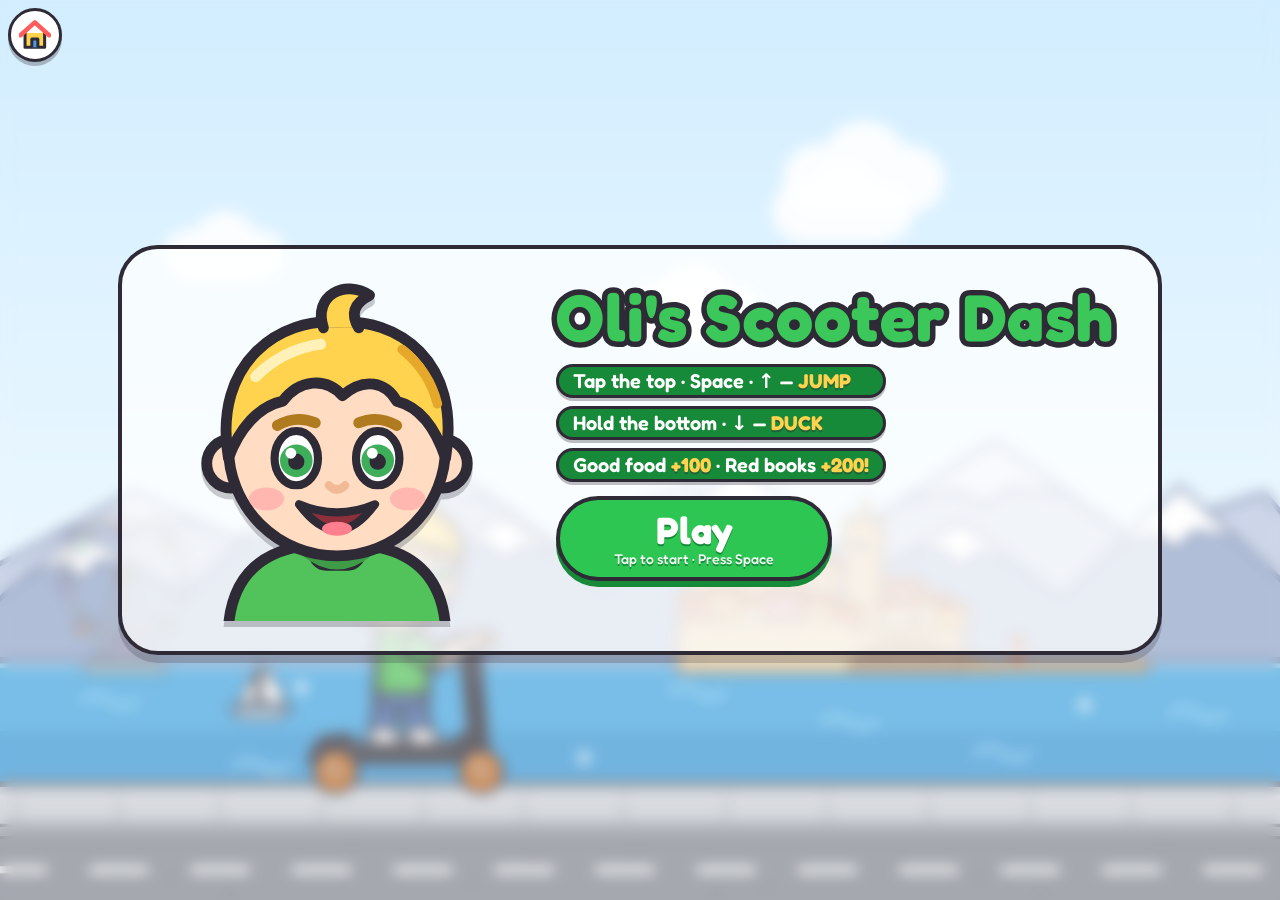
<file: jumpnduck/index.html>
<!doctype html>
<html lang="en">
<head>
<meta charset="utf-8">
<meta name="viewport" content="width=device-width, initial-scale=1, viewport-fit=cover, user-scalable=no">
<title>Oli's Scooter Dash</title>
<style>
  @font-face { font-family: 'Fredoka'; src: url('fonts/Fredoka.ttf') format('truetype'); font-weight: 300 700; font-display: swap; }
  :root {
    --ink: #2E2A36;
    --accent: #2DC653;
    --accent-dark: #178A3A;
    --sky: #BFE6FF;
    --safe-t: env(safe-area-inset-top, 0px);
    --safe-r: env(safe-area-inset-right, 0px);
    --safe-b: env(safe-area-inset-bottom, 0px);
    --safe-l: env(safe-area-inset-left, 0px);
  }
  * { box-sizing: border-box; -webkit-tap-highlight-color: transparent; }
  html, body {
    margin: 0; height: 100%; overflow: hidden; background: var(--sky);
    font-family: 'Fredoka', ui-rounded, 'Segoe UI', system-ui, sans-serif; color: var(--ink);
    touch-action: none; user-select: none; -webkit-user-select: none; -webkit-touch-callout: none;
  }
  #game { position: fixed; display: block; touch-action: none; }
  [hidden] { display: none !important; }

  /* ---------- HUD ---------- */
  #hud {
    position: fixed; top: calc(var(--safe-t) + 10px); left: calc(var(--safe-l) + 12px); right: calc(var(--safe-r) + 12px);
    display: flex; justify-content: space-between; align-items: flex-start; pointer-events: none;
    opacity: 0; transition: opacity .3s;
  }
  #hud.show { opacity: 1; }
  .pill {
    display: flex; align-items: center; gap: 10px; background: #fff; border: 4px solid var(--ink);
    border-radius: 999px; box-shadow: 0 4px 0 rgba(46,42,54,.25);
  }
  .pill.score { padding: 3px 18px 3px 3px; }
  #avatarSlot {
    width: clamp(36px, 12vh, 56px); height: clamp(36px, 12vh, 56px); border-radius: 50%; overflow: hidden;
    background: var(--sky); border: 3px solid var(--ink); flex: none;
  }
  #avatarSlot svg { width: 118%; height: 118%; margin: -9% 0 0 -9%; display: block; opacity: 0; }
  #avatarSlot.filled svg { opacity: 1; }
  #score { font-size: clamp(22px, 7vh, 32px); font-weight: 700; min-width: 3ch; font-variant-numeric: tabular-nums; display: inline-block; }
  #score.pop { animation: pop .3s; }
  @keyframes pop { 50% { transform: scale(1.3); color: var(--accent); } }
  .pill.best { padding: 6px 16px; font-size: clamp(16px, 5vh, 22px); font-weight: 600; }

  /* ---------- Splash ---------- */
  #splash {
    position: fixed; inset: 0; display: flex; align-items: center; justify-content: center; z-index: 10;
    padding: var(--safe-t) var(--safe-r) var(--safe-b) var(--safe-l);
    /* frosted: blur + light white wash over the running scene */
    background: rgba(255,255,255,.3);
    -webkit-backdrop-filter: blur(7px); backdrop-filter: blur(7px);
    transition: background .5s, backdrop-filter .5s, -webkit-backdrop-filter .5s;
  }
  #splash.leaving { background: transparent; -webkit-backdrop-filter: blur(0); backdrop-filter: blur(0); pointer-events: none; }
  /* white translucent card holding face + title + instructions */
  .splash-inner {
    display: flex; align-items: center; justify-content: center; gap: clamp(12px, 4vw, 48px); max-width: 96vw;
    background: rgba(255,255,255,.72); border: 4px solid var(--ink); border-radius: clamp(20px, 6vh, 40px);
    padding: clamp(10px, 3.5vh, 30px) clamp(16px, 4vw, 44px);
    box-shadow: 0 8px 0 rgba(46,42,54,.22);
    transition: background .35s, border-color .35s, box-shadow .35s;
  }
  /* while the face flies to the HUD, the card dissolves but the face stays visible */
  #splash.leaving .splash-inner { background: transparent; border-color: transparent; box-shadow: none; }
  #splashFace {
    width: min(38vh, 34vw); height: min(38vh, 34vw); flex: none; transition: transform .65s cubic-bezier(.65, 0, .35, 1);
    filter: drop-shadow(0 6px 0 rgba(46,42,54,.25)); z-index: 12; position: relative;
    animation: bobface 1.8s ease-in-out infinite;
  }
  #splash.leaving #splashFace { animation: none; filter: none; }
  #splashFace svg { width: 100%; height: 100%; display: block; }
  @keyframes bobface { 50% { transform: translateY(-6px) rotate(-3deg); } }
  .splash-text { display: flex; flex-direction: column; align-items: flex-start; gap: clamp(6px, 1.8vh, 14px); transition: opacity .35s; }
  #splash.leaving .splash-text { opacity: 0; }
  h1 {
    margin: 0; font-size: clamp(30px, 11vh, 66px); line-height: 1; font-weight: 700; color: #3CC75A; letter-spacing: 1px;
    /* bright fill + thick dark outline (drawn behind the fill), as in Whack-a-m-Oli: readable on the light card */
    -webkit-text-stroke: clamp(6px, 2vh, 11px) var(--ink); paint-order: stroke fill; text-shadow: 0 4px 0 rgba(46,42,54,.3);
  }
  .how { list-style: none; margin: 0; padding: 0; display: flex; flex-direction: column; gap: clamp(3px, 1vh, 8px); }
  /* solid dark-green pills so the instructions stand out on the white card */
  .how li {
    background: var(--accent-dark); color: #fff; border: 3px solid var(--ink); border-radius: 999px;
    padding: 2px 14px; font-size: clamp(13px, 4.2vh, 20px); font-weight: 600; white-space: nowrap;
    box-shadow: 0 3px 0 rgba(46,42,54,.3);
  }
  .how b { color: #FFD34E; text-shadow: 0 1.5px 0 rgba(46,42,54,.45); }
  #playBtn {
    font: inherit; font-weight: 700; color: #fff; background: var(--accent); border: 4px solid var(--ink);
    border-radius: 999px; padding: clamp(4px, 1.4vh, 10px) clamp(28px, 6vh, 56px); cursor: pointer;
    box-shadow: 0 6px 0 var(--accent-dark); display: flex; flex-direction: column; align-items: center; line-height: 1.1;
    animation: wob 1.4s ease-in-out infinite;
  }
  #playBtn b { font-size: clamp(22px, 8vh, 38px); font-weight: 700; }
  #playBtn small { font-size: clamp(11px, 3vh, 14px); font-weight: 500; opacity: .95; }
  /* white labels on bright green: a dark-green shadow keeps them readable */
  #playBtn, #againBtn { text-shadow: 0 2px 0 var(--accent-dark); }
  #playBtn:active { transform: translateY(4px); box-shadow: 0 2px 0 var(--accent-dark); animation: none; }
  #playBtn:disabled { opacity: .7; animation: none; cursor: default; }
  @keyframes wob { 50% { transform: scale(1.05); } }
  .best-line { display: flex; align-items: center; gap: 10px; min-height: 1.2em; font-weight: 600; font-size: clamp(13px, 4vh, 18px); }
  #splashBest { text-shadow: 0 0 4px #fff, 0 0 4px #fff; }
  #resetBest {
    font: inherit; font-size: clamp(11px, 3vh, 13px); background: rgba(255,255,255,.7); color: #5b5566; border: 2px solid var(--ink);
    border-radius: 999px; padding: 1px 10px; cursor: pointer;
  }

  /* ---------- Game over ---------- */
  #over {
    position: fixed; top: calc(var(--safe-t) + 5vh); left: 50%; z-index: 9; transform: translate(-50%, -30px) scale(.9); opacity: 0; pointer-events: none;
    background: #fff; border: 5px solid var(--ink); border-radius: 28px; box-shadow: 0 8px 0 rgba(46,42,54,.3);
    padding: clamp(8px, 2.4vh, 18px) clamp(24px, 6vw, 48px); text-align: center;
    display: flex; flex-direction: column; align-items: center; gap: clamp(2px, .8vh, 8px);
    transition: opacity .25s, transform .3s cubic-bezier(.2, 1.4, .4, 1);
  }
  #over.show { opacity: 1; transform: translate(-50%, 0) scale(1); pointer-events: auto; }
  #over h2 { margin: 0; font-size: clamp(24px, 8vh, 42px); color: var(--accent); line-height: 1.05; }
  #overScore { font-size: clamp(28px, 11vh, 56px); font-weight: 700; line-height: 1; }
  .over-line { font-size: clamp(13px, 4vh, 20px); font-weight: 600; color: #5b5566; }
  #overNew { color: var(--accent-dark); font-weight: 700; }
  #againBtn {
    font: inherit; font-weight: 700; font-size: clamp(18px, 6vh, 26px); color: #fff; background: var(--accent);
    border: 4px solid var(--ink); border-radius: 999px; padding: clamp(3px, 1vh, 8px) clamp(24px, 5vh, 44px);
    cursor: pointer; box-shadow: 0 5px 0 var(--accent-dark); margin-top: 4px;
  }
  #againBtn:active { transform: translateY(4px); box-shadow: 0 1px 0 var(--accent-dark); }

  /* ---------- Rotate notice ---------- */
  #rotate {
    position: fixed; inset: 0; z-index: 30; display: none; flex-direction: column; align-items: center; justify-content: center; gap: 28px;
    background: var(--sky); text-align: center; padding: 24px; font-size: 26px; font-weight: 700;
  }
  #rotate.show { display: flex; }
  .phone {
    width: 56px; height: 96px; border: 6px solid var(--ink); border-radius: 14px; background: #fff; position: relative;
    animation: turn 2.4s ease-in-out infinite;
  }
  .phone::after { content: ''; position: absolute; left: 50%; bottom: 6px; width: 14px; height: 14px; margin-left: -7px; border-radius: 50%; background: var(--accent); }
  @keyframes turn { 0%, 15% { transform: rotate(0); } 55%, 100% { transform: rotate(-90deg); } }

  /* ---------- Touch buttons ---------- */
  #touch { display: none; }
  @media (pointer: coarse) { body[data-phase="playing"] #touch { display: block; } }
  .tbtn {
    position: fixed; bottom: calc(var(--safe-b) + 12px); width: 18vh; height: 18vh; min-width: 64px; min-height: 64px; border-radius: 50%;
    background: rgba(255,255,255,.5); border: 4px solid var(--ink); color: var(--ink);
    font: 700 clamp(13px, 4vh, 20px) 'Fredoka', system-ui, sans-serif; display: flex; align-items: center; justify-content: center;
    touch-action: none; z-index: 8; padding: 0;
  }
  .tbtn:active { background: rgba(255,255,255,.85); transform: scale(.94); }
  #btnDuck { left: calc(var(--safe-l) + 14px); }
  #btnJump { right: calc(var(--safe-r) + 14px); }
  /* home button (splash only): back to the list of games */
  .home-btn {
    position: absolute; top: calc(var(--safe-t, 0px) + 8px); left: calc(var(--safe-l, 0px) + 8px); z-index: 2;
    width: clamp(40px, 11vh, 54px); height: clamp(40px, 11vh, 54px); border-radius: 50%;
    background: #fff; border: 3px solid #2E2A36; box-shadow: 0 4px 0 rgba(46,42,54,.3);
    display: flex; align-items: center; justify-content: center; -webkit-tap-highlight-color: transparent;
  }
  .home-btn:active { transform: translateY(2px); box-shadow: 0 2px 0 rgba(46,42,54,.3); }
  .home-btn:focus-visible { outline: 4px solid #2DC653; outline-offset: 2px; }
  .home-btn svg { width: 66%; height: 66%; display: block; }
  #splash.leaving .home-btn { opacity: 0; }
</style>
</head>
<body data-phase="loading">
<canvas id="game"></canvas>

<div id="hud">
  <div class="pill score"><div id="avatarSlot"></div><span id="score">0</span></div>
  <div class="pill best" id="hudBest" hidden>Best 0</div>
</div>

<div id="splash">
  <a class="home-btn" href="../index.html" aria-label="All games"><svg viewBox="1.5 2 21 19.5" aria-hidden="true"><path d="M5.5 10.5V20h13v-9.5" fill="#FFD34E" stroke="#2E2A36" stroke-width="2" stroke-linejoin="round"/><path d="M10 20v-5.5h4V20" fill="#4A9BE8" stroke="#2E2A36" stroke-width="2" stroke-linejoin="round"/><path d="M2.5 12 12 3.5l9.5 8.5" fill="none" stroke="#FF5C5C" stroke-width="3" stroke-linecap="round" stroke-linejoin="round"/></svg></a>
  <div class="splash-inner">
    <div id="splashFace"></div>
    <div class="splash-text">
      <h1>Oli's Scooter Dash</h1>
      <ul class="how">
        <li>Tap the top &middot; Space &middot; &uarr; &mdash; <b>JUMP</b></li>
        <li>Hold the bottom &middot; &darr; &mdash; <b>DUCK</b></li>
        <li>Good food <b>+100</b> &middot; Red books <b>+200!</b></li>
      </ul>
      <button id="playBtn" type="button" disabled><b>Loading&hellip;</b><small>Tap to start &middot; Press Space</small></button>
      <div class="best-line"><span id="splashBest"></span><button id="resetBest" type="button" hidden>Reset best score</button></div>
    </div>
  </div>
</div>

<div id="over">
  <h2>Oops!</h2>
  <div id="overScore">0</div>
  <div class="over-line"><span id="overBest">Best 0</span> <span id="overNew" hidden>&mdash; New best!</span></div>
  <button id="againBtn" type="button">Play again</button>
</div>

<div id="touch">
  <button class="tbtn" id="btnDuck" type="button" aria-label="Duck">DUCK</button>
  <button class="tbtn" id="btnJump" type="button" aria-label="Jump">JUMP</button>
</div>

<div id="rotate"><div class="phone"></div><div>Turn your phone sideways to play</div></div>

<script src="assets.js"></script>
<script src="game.js"></script>
</body>
</html>
</file>
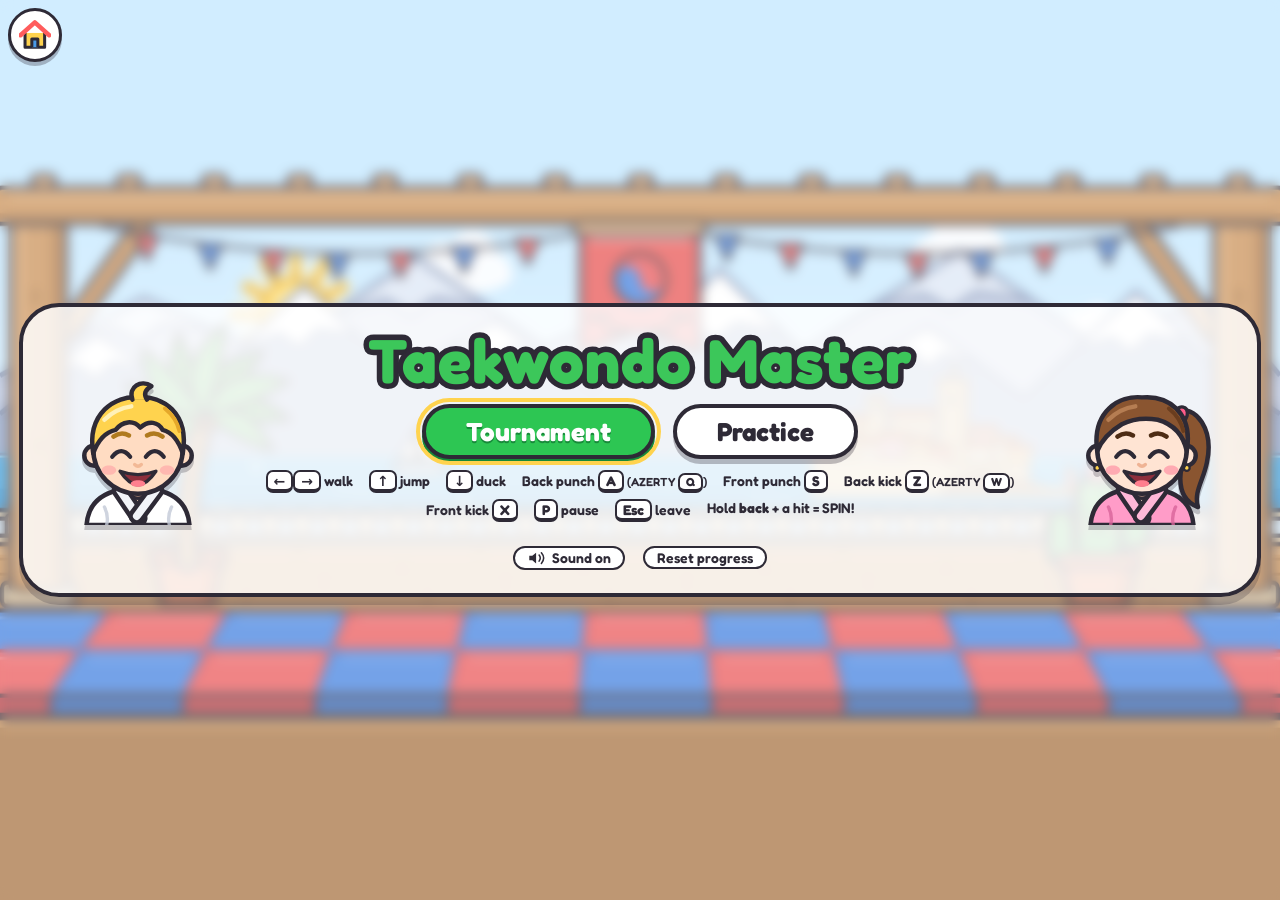
<file: taekwondo/index.html>
<!doctype html>
<html lang="en">
<head>
<meta charset="utf-8">
<meta name="viewport" content="width=device-width, initial-scale=1, viewport-fit=cover, user-scalable=no">
<title>Taekwondo Master</title>
<meta name="game-emoji" content="🥋">
<style>
  @font-face { font-family: 'Fredoka'; src: url('fonts/Fredoka.ttf') format('truetype'); font-weight: 300 700; font-display: swap; }
  :root {
    --ink: #2E2A36; --accent: #2DC653; --accent-dark: #178A3A; --sky: #BFE6FF; --red: #E5383B; --gold: #FFD34E;
    --safe-t: env(safe-area-inset-top, 0px); --safe-r: env(safe-area-inset-right, 0px);
    --safe-b: env(safe-area-inset-bottom, 0px); --safe-l: env(safe-area-inset-left, 0px);
  }
  * { box-sizing: border-box; -webkit-tap-highlight-color: transparent; }
  html, body {
    margin: 0; height: 100%; overflow: hidden; background: var(--sky);
    font-family: 'Fredoka', ui-rounded, 'Segoe UI', system-ui, sans-serif; color: var(--ink);
    touch-action: none; user-select: none; -webkit-user-select: none; -webkit-touch-callout: none;
  }
  #game { position: fixed; left: 0; top: 0; display: block; touch-action: none; }
  [hidden] { display: none !important; }
  button { font: inherit; color: inherit; touch-action: manipulation; }
  svg { display: block; }

  /* ---------- buttons ---------- */
  .btn {
    font-weight: 700; font-size: clamp(16px, 5.4vh, 26px); color: #fff; background: var(--accent); border: 4px solid var(--ink);
    border-radius: 999px; padding: clamp(3px, 1vh, 8px) clamp(20px, 4.5vh, 40px); cursor: pointer;
    box-shadow: 0 5px 0 var(--accent-dark); text-shadow: 0 2px 0 var(--accent-dark);
  }
  .btn:active { transform: translateY(4px); box-shadow: 0 1px 0 var(--accent-dark); }
  .btn.alt { background: #fff; color: var(--ink); text-shadow: none; box-shadow: 0 5px 0 rgba(46,42,54,.3); }
  .btn.alt:active { box-shadow: 0 1px 0 rgba(46,42,54,.3); }
  .btn.red { background: var(--red); box-shadow: 0 5px 0 #A32628; text-shadow: 0 2px 0 #A32628; }
  .btn.small { font-size: clamp(11px, 3vh, 14px); padding: 1px 12px; box-shadow: none; border-width: 2px; font-weight: 600; }
  .btn:focus-visible { outline: 4px solid var(--gold); outline-offset: 2px; }
  .btn.pulse { animation: wob 1.4s ease-in-out infinite; }
  @keyframes wob { 50% { transform: scale(1.05); } }
  .row { display: flex; align-items: center; justify-content: center; gap: clamp(8px, 2vh, 18px); flex-wrap: wrap; }
  .col { display: flex; flex-direction: column; align-items: center; gap: clamp(4px, 1.4vh, 12px); }

  /* ---------- screens ---------- */
  .screen {
    position: fixed; inset: 0; display: flex; align-items: center; justify-content: center; z-index: 10;
    padding: var(--safe-t) var(--safe-r) var(--safe-b) var(--safe-l);
    background: rgba(255,255,255,.28); -webkit-backdrop-filter: blur(6px); backdrop-filter: blur(6px);
  }
  .screen.dim { background: rgba(46,42,54,.45); z-index: 20; }
  .card {
    background: rgba(255,255,255,.82); border: 4px solid var(--ink); border-radius: clamp(20px, 6vh, 40px);
    padding: clamp(8px, 2.6vh, 24px) clamp(14px, 3.5vw, 40px); box-shadow: 0 8px 0 rgba(46,42,54,.22);
    max-width: 97vw; max-height: 96vh; text-align: center;
  }
  h1 {
    margin: 0; font-size: clamp(28px, 11vh, 62px); line-height: 1; font-weight: 700; color: #3CC75A; letter-spacing: 1px;
    /* bright fill + thick dark outline (drawn behind the fill), as in Whack-a-m-Oli: readable on the light card */
    -webkit-text-stroke: clamp(6px, 2vh, 11px) var(--ink); paint-order: stroke fill; text-shadow: 0 4px 0 rgba(46,42,54,.3);
  }
  h2 { margin: 0; font-size: clamp(22px, 8vh, 40px); line-height: 1.05; color: var(--accent-dark); }
  .sub { font-size: clamp(13px, 4vh, 20px); font-weight: 600; color: #5b5566; }
  .face { width: clamp(60px, 26vh, 150px); height: clamp(60px, 26vh, 150px); flex: none; }
  .face.big { width: clamp(80px, 34vh, 200px); height: clamp(80px, 34vh, 200px); }
  .face svg { width: 100%; height: 100%; filter: drop-shadow(0 5px 0 rgba(46,42,54,.25)); }
  .bob { animation: bob 1.8s ease-in-out infinite; }
  .bob.d2 { animation-delay: -.9s; }
  @keyframes bob { 50% { transform: translateY(-6px) rotate(-3deg); } }

  /* legend */
  .legend { display: flex; flex-wrap: wrap; justify-content: center; gap: clamp(2px, .8vh, 6px) clamp(8px, 1.6vw, 16px); font-size: clamp(10px, 3vh, 14px); font-weight: 600; color: var(--ink); }
  .legend span { white-space: nowrap; }
  kbd {
    font: inherit; font-weight: 700; background: #fff; border: 2px solid var(--ink); border-bottom-width: 4px; border-radius: 7px;
    padding: 0 6px; display: inline-block; min-width: 1.5em; text-align: center;
  }
  .touchonly { display: none; }
  @media (pointer: coarse) { .kbonly { display: none !important; } .touchonly { display: inline !important; } }
  #legendStrip {
    position: fixed; left: 0; right: 0; bottom: calc(var(--safe-b) + 4px); z-index: 6; pointer-events: none; display: flex; justify-content: center;
  }
  #legendStrip .legend { background: rgba(255,255,255,.8); border: 3px solid var(--ink); border-radius: 18px; padding: 3px 14px; }

  /* title */
  #title .card { display: flex; align-items: center; gap: clamp(10px, 3vw, 36px); }
  #title .mid { gap: clamp(4px, 1.3vh, 12px); flex: 1 1 0; min-width: 0; } /* shrink so the legend wraps instead of pushing Dani off-screen */
  .iconbtn { display: inline-flex; align-items: center; gap: 6px; }
  .iconbtn svg { width: 1.3em; height: 1.3em; }
  #titleStats { min-height: 1.2em; }

  /* character select */
  .pick {
    background: #fff; border: 4px solid var(--ink); border-radius: 28px; padding: clamp(6px, 2vh, 16px) clamp(16px, 4vw, 40px);
    cursor: pointer; box-shadow: 0 6px 0 rgba(46,42,54,.3); display: flex; flex-direction: column; align-items: center; gap: 4px;
    font-weight: 700; font-size: clamp(20px, 7vh, 34px);
  }
  .pick:active { transform: translateY(4px); box-shadow: 0 2px 0 rgba(46,42,54,.3); }
  .pick.sel { background: #E8FFE9; box-shadow: 0 6px 0 var(--accent-dark); }
  .pick:focus-visible { outline: 4px solid var(--gold); outline-offset: 2px; }

  /* ladder */
  #belts { display: flex; gap: clamp(2px, 1vw, 10px); justify-content: center; }
  .belt { width: clamp(38px, 8.6vw, 78px); text-align: center; font-size: clamp(9px, 2.8vh, 13px); font-weight: 600; position: relative; opacity: .75; }
  .belt svg { width: 100%; height: auto; }
  .belt.cur { opacity: 1; transform: scale(1.22); filter: drop-shadow(0 0 6px var(--gold)) drop-shadow(0 0 3px var(--gold)); font-weight: 700; z-index: 1; }
  #belts.pickable .belt { appearance: none; border: 0; background: none; padding: 0; color: inherit; font-family: inherit; cursor: pointer; }
  #belts.pickable .belt:focus-visible { outline: 3px solid var(--accent); outline-offset: 3px; border-radius: 8px; }
  .belt.done::after { content: '\2713'; position: absolute; top: -4px; right: 0; color: var(--accent-dark); font-weight: 700; font-size: 1.6em; line-height: 1; text-shadow: 0 0 3px #fff, 0 0 3px #fff; }
  .vs { font-size: clamp(22px, 8vh, 40px); font-weight: 700; color: var(--red); -webkit-text-stroke: 2px #fff; paint-order: stroke fill; }
  #ladder .card { display: flex; flex-direction: column; align-items: center; gap: clamp(3px, 1.2vh, 12px); }

  /* match over / pause / confirm */
  .panel { display: flex; flex-direction: column; align-items: center; gap: clamp(4px, 1.4vh, 12px); }
  #over { background: transparent; -webkit-backdrop-filter: none; backdrop-filter: none; align-items: flex-start; padding-top: calc(var(--safe-t) + 10vh); z-index: 15; pointer-events: none; }
  #over .card { pointer-events: auto; background: #fff; animation: drop .35s cubic-bezier(.2, 1.4, .4, 1); }
  @keyframes drop { from { transform: translateY(-40px) scale(.9); opacity: 0; } }

  /* trophy */
  #trophy { background: rgba(255,248,214,.85); overflow: hidden; }
  #trophy .card { position: relative; z-index: 2; display: flex; align-items: center; gap: clamp(8px, 3vw, 32px); }
  #trophyArt { width: clamp(80px, 48vh, 260px); height: clamp(100px, 58vh, 310px); animation: bob 2s ease-in-out infinite; }
  #trophyArt svg { width: 100%; height: 100%; filter: drop-shadow(0 6px 0 rgba(46,42,54,.25)); }
  #confetti { position: absolute; inset: 0; z-index: 1; pointer-events: none; overflow: hidden; }
  #confetti i { position: absolute; top: -20px; width: 10px; height: 16px; border-radius: 3px; border: 2px solid var(--ink); animation: fall linear infinite; }
  @keyframes fall { to { transform: translateY(115vh) rotate(720deg); } }

  /* ---------- HUD ---------- */
  #hud {
    position: fixed; top: calc(var(--safe-t) + 6px); left: calc(var(--safe-l) + 10px); right: calc(var(--safe-r) + 10px); z-index: 5;
    display: flex; justify-content: space-between; align-items: flex-start; gap: 8px; pointer-events: none;
  }
  .side { display: flex; align-items: center; gap: 8px; flex: 1 1 0; min-width: 0; }
  .side.right { flex-direction: row-reverse; }
  .avatar {
    position: relative; width: clamp(38px, 13vh, 62px); height: clamp(38px, 13vh, 62px); border-radius: 50%; overflow: hidden; flex: none;
    background: var(--sky); border: 3px solid var(--ink);
  }
  .avatar svg { width: 118%; height: 118%; margin: -9% 0 0 -9%; }
  .meter { flex: 1 1 0; min-width: 0; display: flex; flex-direction: column; gap: 2px; }
  .side.right .meter { align-items: flex-end; }
  .nm { font-weight: 700; font-size: clamp(11px, 3.4vh, 16px); text-shadow: 0 0 3px #fff, 0 0 3px #fff, 0 0 3px #fff; display: flex; align-items: center; gap: 6px; }
  .nm .bdg { width: clamp(26px, 7vh, 40px); }
  .bar { height: clamp(14px, 4.6vh, 24px); width: 100%; background: rgba(255,255,255,.85); border: 3px solid var(--ink); border-radius: 999px; overflow: hidden; display: flex; justify-content: flex-end; }
  .side.right .bar { justify-content: flex-start; }
  /* short landscape phones: a slimmer HUD, tucked closer to the top */
  @media (max-height: 450px) {
    #hud { top: calc(var(--safe-t) + 3px); }
    .avatar { width: clamp(32px, 11vh, 48px); height: clamp(32px, 11vh, 48px); }
    .bar { height: clamp(12px, 3.8vh, 18px); }
    .nm { font-size: clamp(10px, 3vh, 14px); }
  }
  .bar i { display: block; height: 100%; width: 100%; background: var(--accent); border-radius: 999px; transition: width .12s linear, background .2s; }
  .pips { display: flex; gap: 5px; height: clamp(10px, 3vh, 16px); }
  .pips b { width: clamp(10px, 3vh, 16px); height: clamp(10px, 3vh, 16px); border-radius: 50%; background: rgba(255,255,255,.8); border: 3px solid var(--ink); }
  .pips b.on { background: var(--gold); }
  .mid { display: flex; flex-direction: column; align-items: center; gap: 4px; flex: none; }
  #timer, #hits {
    background: #fff; border: 4px solid var(--ink); border-radius: 16px; padding: 0 14px; font-weight: 700;
    font-size: clamp(20px, 7vh, 32px); min-width: 3.2ch; text-align: center; font-variant-numeric: tabular-nums; box-shadow: 0 4px 0 rgba(46,42,54,.25);
  }
  #timer.low { color: var(--red); animation: wob .5s infinite; }
  #hits { font-size: clamp(16px, 5vh, 24px); }
  #pauseBtn {
    pointer-events: auto; width: clamp(30px, 9vh, 42px); height: clamp(30px, 9vh, 42px); border-radius: 50%; padding: 0;
    background: rgba(255,255,255,.75); border: 3px solid var(--ink); display: flex; align-items: center; justify-content: center; cursor: pointer;
  }
  #pauseBtn svg { width: 55%; height: 55%; }

  #card {
    position: fixed; left: 0; right: 0; top: 28%; z-index: 7; text-align: center; pointer-events: none; font-weight: 700;
    font-size: clamp(40px, 22vh, 120px); line-height: 1; color: #fff; -webkit-text-stroke: clamp(6px, 2vh, 12px) var(--ink); paint-order: stroke fill;
    text-shadow: 0 8px 0 rgba(46,42,54,.35); opacity: 0;
  }
  #card small { display: block; font-size: .3em; margin-top: .15em; -webkit-text-stroke: 5px var(--ink); }
  #card.show { opacity: 1; animation: cardin .35s cubic-bezier(.2, 1.5, .4, 1); }
  #card.ko { color: var(--red); } #card.fight { color: var(--gold); }
  @keyframes cardin { from { transform: scale(.4); opacity: 0; } }

  /* ---------- rotate notice ---------- */
  #rotate {
    position: fixed; inset: 0; z-index: 40; display: none; flex-direction: column; align-items: center; justify-content: center; gap: 28px;
    background: var(--sky); text-align: center; padding: 24px; font-size: 26px; font-weight: 700;
  }
  #rotate.show { display: flex; }
  .phone { width: 56px; height: 96px; border: 6px solid var(--ink); border-radius: 14px; background: #fff; position: relative; animation: turn 2.4s ease-in-out infinite; }
  .phone::after { content: ''; position: absolute; left: 50%; bottom: 6px; width: 14px; height: 14px; margin-left: -7px; border-radius: 50%; background: var(--accent); }
  @keyframes turn { 0%, 15% { transform: rotate(0); } 55%, 100% { transform: rotate(-90deg); } }

  /* ---------- touch controls ---------- */
  #touch { display: none; }
  @media (pointer: coarse) { body[data-screen="fight"] #touch { display: block; } }
  #joy {
    position: fixed; left: calc(var(--safe-l) + 18px); bottom: calc(var(--safe-b) + 14px); width: 34vh; height: 34vh; min-width: 110px; min-height: 110px;
    border-radius: 50%; background: rgba(255,255,255,.35); border: 4px solid rgba(46,42,54,.7); touch-action: none; z-index: 8;
  }
  #joy::before { content: ''; position: absolute; inset: 0; border-radius: 50%; background:
    linear-gradient(var(--ink), var(--ink)) center / 3px 70% no-repeat, linear-gradient(var(--ink), var(--ink)) center / 70% 3px no-repeat; opacity: .25; }
  #knob { position: absolute; left: 50%; top: 50%; width: 44%; height: 44%; margin: -22% 0 0 -22%; border-radius: 50%; background: rgba(255,255,255,.8); border: 4px solid var(--ink); }
  #btns {
    position: fixed; right: calc(var(--safe-r) + 14px); bottom: calc(var(--safe-b) + 14px); z-index: 8;
    display: grid; grid-template-columns: repeat(2, 17vh); grid-auto-rows: 17vh; gap: 2vh;
  }
  .tbtn {
    width: 100%; height: 100%; border-radius: 50%; padding: 0; background: rgba(255,255,255,.5); border: 4px solid var(--ink);
    display: flex; flex-direction: column; align-items: center; justify-content: center; touch-action: none; font-weight: 700; font-size: clamp(9px, 2.6vh, 12px); line-height: 1;
  }
  .tbtn svg { width: 52%; height: 52%; }
  .tbtn.down { background: rgba(255,255,255,.9); transform: scale(.94); }
  /* home button (splash only): back to the list of games */
  .home-btn {
    position: absolute; top: calc(var(--safe-t, 0px) + 8px); left: calc(var(--safe-l, 0px) + 8px); z-index: 2;
    width: clamp(40px, 11vh, 54px); height: clamp(40px, 11vh, 54px); border-radius: 50%;
    background: #fff; border: 3px solid #2E2A36; box-shadow: 0 4px 0 rgba(46,42,54,.3);
    display: flex; align-items: center; justify-content: center; -webkit-tap-highlight-color: transparent;
  }
  .home-btn:active { transform: translateY(2px); box-shadow: 0 2px 0 rgba(46,42,54,.3); }
  .home-btn:focus-visible { outline: 4px solid #2DC653; outline-offset: 2px; }
  .home-btn svg { width: 66%; height: 66%; display: block; }
</style>
</head>
<body data-screen="title">
<canvas id="game"></canvas>

<div id="hud" hidden>
  <div class="side left">
    <div class="avatar" id="avL"></div>
    <div class="meter"><div class="nm" id="nameL"></div><div class="bar"><i id="barL"></i></div><div class="pips" id="pipsL"></div></div>
  </div>
  <div class="mid">
    <div id="timer">120</div><div id="hits" hidden>Hits 0</div>
    <button id="pauseBtn" type="button" aria-label="Pause"><svg viewBox="0 0 20 20"><rect x="3" y="2" width="5" height="16" rx="2" fill="#2E2A36"/><rect x="12" y="2" width="5" height="16" rx="2" fill="#2E2A36"/></svg></button>
  </div>
  <div class="side right">
    <div class="avatar" id="avR"></div>
    <div class="meter"><div class="nm"><span id="nameR"></span><span class="bdg" id="beltR"></span></div><div class="bar"><i id="barR"></i></div><div class="pips" id="pipsR"></div></div>
  </div>
</div>
<div id="card"></div>
<div id="legendStrip" hidden></div>

<!-- title -->
<section class="screen" id="title">
  <a class="home-btn" href="../index.html" aria-label="All games"><svg viewBox="1.5 2 21 19.5" aria-hidden="true"><path d="M5.5 10.5V20h13v-9.5" fill="#FFD34E" stroke="#2E2A36" stroke-width="2" stroke-linejoin="round"/><path d="M10 20v-5.5h4V20" fill="#4A9BE8" stroke="#2E2A36" stroke-width="2" stroke-linejoin="round"/><path d="M2.5 12 12 3.5l9.5 8.5" fill="none" stroke="#FF5C5C" stroke-width="3" stroke-linecap="round" stroke-linejoin="round"/></svg></a>
  <div class="card">
    <div class="face bob" id="titleOli"></div>
    <div class="col mid">
      <h1>Taekwondo Master</h1>
      <div class="row"><button class="btn pulse" id="btnTournament" type="button">Tournament</button><button class="btn alt" id="btnPractice" type="button">Practice</button></div>
      <div class="legend" id="titleLegend"></div>
      <div class="sub" id="titleInfo"></div>
      <div class="row sub" id="titleStats">
        <button class="btn alt small iconbtn" id="btnMute" type="button"></button>
        <button class="btn alt small" id="btnReset" type="button">Reset progress</button>
      </div>
    </div>
    <div class="face bob d2" id="titleDani"></div>
  </div>
</section>

<!-- character select -->
<section class="screen" id="chars" hidden>
  <div class="card col">
    <h2>Choose your fighter</h2>
    <div class="row">
      <button class="pick" id="pickOli" type="button"><div class="face big" id="faceOli"></div>Oli</button>
      <button class="pick" id="pickDani" type="button"><div class="face big" id="faceDani"></div>Dani</button>
    </div>
    <button class="btn alt small" id="charsBack" type="button">Back</button>
  </div>
</section>

<!-- belt ladder -->
<section class="screen" id="ladder" hidden>
  <div class="card">
    <div id="belts"></div>
    <p class="sub" id="ladHint" hidden>Tap a belt to pick your practice opponent</p>
    <h2 id="vsTitle">vs White belt</h2>
    <div class="row">
      <div class="col"><div class="face" id="ladMe"></div><div class="sub" id="ladMeName"></div></div>
      <div class="vs">VS</div>
      <div class="col"><div class="face" id="ladOpp"></div><div class="sub" id="ladOppName"></div></div>
    </div>
    <div class="row"><button class="btn pulse" id="btnFight" type="button">Fight!</button><button class="btn alt small" id="ladBack" type="button">Back</button></div>
  </div>
</section>

<!-- match over -->
<section class="screen" id="over" hidden>
  <div class="card panel">
    <h2 id="overTitle"></h2>
    <div class="sub" id="overSub"></div>
    <div class="row"><button class="btn" id="overMain" type="button"></button><button class="btn alt small" id="overQuit" type="button">Quit</button></div>
  </div>
</section>

<!-- trophy -->
<section class="screen" id="trophy" hidden>
  <div id="confetti"></div>
  <div class="card">
    <div id="trophyArt"></div>
    <div class="col">
      <div class="face" id="trophyFace"></div>
      <h1>Tournament champion!</h1>
      <div class="sub" id="trophyCount"></div>
      <button class="btn pulse" id="trophyBtn" type="button">Hooray!</button>
    </div>
  </div>
</section>

<!-- pause / confirm -->
<section class="screen dim" id="pause" hidden>
  <div class="card panel"><h2>Paused</h2><div class="row"><button class="btn" id="btnResume" type="button">Resume</button><button class="btn alt" id="btnQuit" type="button">Quit</button></div><div class="legend" id="pauseLegend"></div></div>
</section>
<section class="screen dim" id="confirm" hidden>
  <div class="card panel"><h2 id="confirmTitle">Leave the fight?</h2><div class="row"><button class="btn red" id="confirmYes" type="button">Yes</button><button class="btn" id="confirmNo" type="button">No</button></div></div>
</section>

<div id="touch">
  <div id="joy"><div id="knob"></div></div>
  <div id="btns"></div>
</div>

<div id="rotate"><div class="phone"></div><div>Turn your phone sideways to play</div></div>

<script src="arena.js"></script>
<script src="assets.js"></script>
<script src="moves.js"></script>
<script src="poses.js"></script>
<script src="cpu.js"></script>
<script src="audio.js"></script>
<script src="game.js"></script>
</body>
</html>
</file>
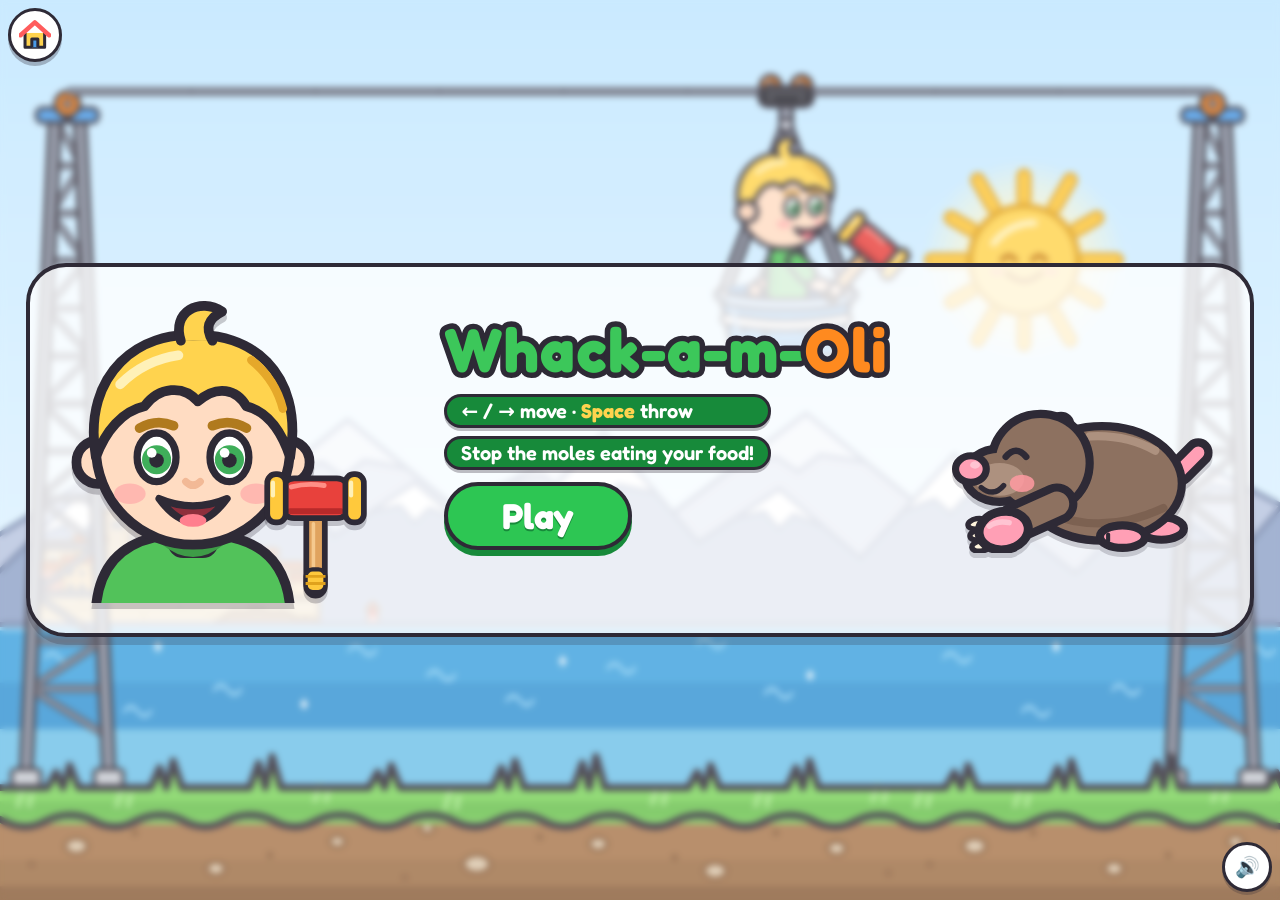
<file: whackamoli/index.html>
<!doctype html>
<html lang="en">
<head>
<meta charset="utf-8">
<meta name="viewport" content="width=device-width, initial-scale=1, viewport-fit=cover, user-scalable=no">
<meta name="game-emoji" content="🔨">
<title>Whack-a-m-Oli</title>
<style>
  @font-face { font-family: 'Fredoka'; src: url('fonts/Fredoka.ttf') format('truetype'); font-weight: 300 700; font-display: swap; }
  :root {
    --ink: #2E2A36; --accent: #2DC653; --accent-dark: #178A3A; --sky: #BFE6FF; --red: #E5483D;
    --safe-t: env(safe-area-inset-top, 0px); --safe-r: env(safe-area-inset-right, 0px);
    --safe-b: env(safe-area-inset-bottom, 0px); --safe-l: env(safe-area-inset-left, 0px);
  }
  * { box-sizing: border-box; -webkit-tap-highlight-color: transparent; }
  html, body {
    margin: 0; height: 100%; overflow: hidden; background: var(--sky);
    font-family: 'Fredoka', ui-rounded, 'Segoe UI', system-ui, sans-serif; color: var(--ink);
    touch-action: none; user-select: none; -webkit-user-select: none; -webkit-touch-callout: none;
  }
  #game { position: fixed; display: block; touch-action: none; }
  [hidden] { display: none !important; }
  button { font-family: inherit; }

  /* ---------- HUD ---------- */
  #hud {
    position: fixed; top: calc(var(--safe-t) + 6px); left: calc(var(--safe-l) + 8px); right: calc(var(--safe-r) + 8px);
    display: flex; justify-content: space-between; align-items: flex-start; gap: 8px; pointer-events: none;
    opacity: 0; transition: opacity .3s; z-index: 5;
  }
  #hud.show { opacity: 1; }
  .hud-group { display: flex; align-items: center; gap: 8px; }
  .pill {
    display: flex; align-items: center; gap: 8px; background: #fff; border: 3px solid var(--ink);
    border-radius: 999px; box-shadow: 0 3px 0 rgba(46,42,54,.25); height: clamp(34px, 10vh, 50px);
  }
  .pill.score { padding: 0 14px 0 2px; }
  #avatarSlot { height: calc(100% + 0px); aspect-ratio: 1; border-radius: 50%; overflow: hidden; background: var(--sky); border: 2px solid var(--ink); flex: none; margin: 0; }
  #avatarSlot svg { width: 118%; height: 118%; margin: -9% 0 0 -9%; display: block; opacity: 0; }
  #avatarSlot.filled svg { opacity: 1; }
  #score { font-size: clamp(20px, 6vh, 28px); font-weight: 700; min-width: 3ch; font-variant-numeric: tabular-nums; display: inline-block; }
  #score.pop { animation: pop .3s; }
  @keyframes pop { 50% { transform: scale(1.3); color: var(--accent-dark); } }
  .pill.lives { padding: 0 8px; gap: 0; }
  #lives img { width: clamp(24px, 7.5vh, 34px); height: clamp(24px, 7.5vh, 34px); display: block; }
  #lives { display: flex; }
  #lives img.pop { animation: lost .8s; }
  @keyframes lost { 30% { transform: scale(1.6) rotate(-14deg); } 100% { transform: scale(1); } }
  .pill.level { padding: 0 14px; font-weight: 700; font-size: clamp(15px, 4.6vh, 22px); background: #FFD34E; }
  .round-btn {
    pointer-events: auto; width: clamp(34px, 10vh, 50px); height: clamp(34px, 10vh, 50px); border-radius: 50%;
    background: #fff; border: 3px solid var(--ink); box-shadow: 0 3px 0 rgba(46,42,54,.25); color: var(--ink);
    font-size: clamp(14px, 4.4vh, 20px); font-weight: 700; padding: 0; cursor: pointer; display: flex; align-items: center; justify-content: center;
  }
  .round-btn:active { transform: translateY(2px); }
  #mute { position: fixed; bottom: calc(var(--safe-b) + 8px); right: calc(var(--safe-r) + 8px); z-index: 12; }

  /* ---------- Title ---------- */
  #splash {
    position: fixed; inset: 0; display: flex; align-items: center; justify-content: center; z-index: 10;
    padding: var(--safe-t) var(--safe-r) var(--safe-b) var(--safe-l);
    background: rgba(255,255,255,.18); -webkit-backdrop-filter: blur(3px); backdrop-filter: blur(3px);
  }
  .splash-inner {
    display: flex; align-items: center; justify-content: center; gap: clamp(12px, 4vw, 44px); max-width: 96vw;
    background: rgba(255,255,255,.78); border: 4px solid var(--ink); border-radius: clamp(20px, 6vh, 40px);
    padding: clamp(10px, 3.5vh, 30px) clamp(16px, 4vw, 44px); box-shadow: 0 8px 0 rgba(46,42,54,.22);
  }
  #splashOli { position: relative; flex: none; margin-right: min(6vh, 5vw); }  /* room for the hammer */
  #splashFace { width: min(34vh, 30vw); height: min(34vh, 30vw); flex: none; filter: drop-shadow(0 6px 0 rgba(46,42,54,.25)); animation: bob 1.8s ease-in-out infinite; }
  /* the hammer Oli is about to swing, at his lower right */
  #splashHammer {
    position: absolute; width: 52%; height: 52%; right: -16%; bottom: -2%; transform-origin: 50% 85%;
    filter: drop-shadow(0 5px 0 rgba(46,42,54,.25)); animation: swing 1.8s ease-in-out infinite;
  }
  #splashHammer svg, #splashMole svg { width: 100%; height: 100%; display: block; }
  @keyframes swing { 0%, 100% { transform: rotate(28deg); } 50% { transform: rotate(8deg); } }
  /* a whole mole on the right, trotting on the spot towards Oli (walk frames swapped in JS) */
  #splashMole {
    width: min(36vh, 24vw); height: calc(min(36vh, 24vw) * 2 / 3); flex: none; align-self: center;
    transform: scaleX(-1); filter: drop-shadow(0 5px 0 rgba(46,42,54,.2));
  }
  #splashMole .peek { width: 100%; height: 100%; animation: trot .5s ease-in-out infinite; transform-origin: 50% 100%; }
  @keyframes trot { 50% { transform: translateY(-3%); } }
  #splashMole .mf { position: absolute; inset: 0; }
  #splashMole .peek { position: relative; }
  #splashMole .mf.b, #splashMole .step .mf.a { visibility: hidden; }
  #splashMole .step .mf.b { visibility: visible; }
  #splashFace svg { width: 100%; height: 100%; display: block; }
  @keyframes bob { 50% { transform: translateY(-6px) rotate(-3deg); } }
  .splash-text { display: flex; flex-direction: column; align-items: flex-start; gap: clamp(5px, 1.6vh, 12px); }
  h1 {
    margin: 0; font-size: clamp(28px, 10.5vh, 62px); line-height: 1.05; font-weight: 700; color: #3CC75A; letter-spacing: 1px; white-space: nowrap;
    /* bright fill + thick dark outline (drawn behind the fill): readable on the light card */
    -webkit-text-stroke: clamp(6px, 2vh, 11px) var(--ink); paint-order: stroke fill; text-shadow: 0 4px 0 rgba(46,42,54,.3);
  }
  h1 .oli { color: #FF8A1F;
  }
  .how { list-style: none; margin: 0; padding: 0; display: flex; flex-direction: column; gap: clamp(3px, 1vh, 8px); }
  .how li {
    background: var(--accent-dark); color: #fff; border: 3px solid var(--ink); border-radius: 999px;
    padding: 2px 14px; font-size: clamp(13px, 4.2vh, 20px); font-weight: 600; white-space: nowrap; box-shadow: 0 3px 0 rgba(46,42,54,.3);
  }
  .how b { color: #FFD34E; }
  .big-btn {
    font-weight: 700; color: #fff; background: var(--accent); border: 4px solid var(--ink); border-radius: 999px; cursor: pointer;
    box-shadow: 0 6px 0 var(--accent-dark); text-shadow: 0 2px 0 var(--accent-dark); line-height: 1.1;
  }
  .big-btn:active { transform: translateY(4px); box-shadow: 0 2px 0 var(--accent-dark); }
  .big-btn:disabled { opacity: .7; cursor: default; }
  #playBtn { font-size: clamp(22px, 8vh, 36px); padding: clamp(4px, 1.4vh, 10px) clamp(30px, 6vh, 56px); animation: wob 1.4s ease-in-out infinite; }
  #playBtn:disabled, #playBtn:active { animation: none; }
  @keyframes wob { 50% { transform: scale(1.05); } }
  .best-line { display: flex; align-items: center; gap: 10px; min-height: 1.2em; font-weight: 600; font-size: clamp(13px, 4vh, 18px); }
  #resetRow { display: flex; align-items: center; gap: 6px; }
  .small-btn {
    font-size: clamp(11px, 3vh, 13px); background: rgba(255,255,255,.8); color: #5b5566; border: 2px solid var(--ink);
    border-radius: 999px; padding: 1px 10px; cursor: pointer;
  }
  .small-btn.danger { background: var(--red); color: #fff; }

  /* ---------- Game over / pause cards ---------- */
  .card {
    position: fixed; top: calc(var(--safe-t) + 6vh); left: 50%; z-index: 9; transform: translate(-50%, -30px) scale(.9); opacity: 0; pointer-events: none;
    background: #fff; border: 5px solid var(--ink); border-radius: 28px; box-shadow: 0 8px 0 rgba(46,42,54,.3);
    padding: clamp(8px, 2.4vh, 18px) clamp(24px, 6vw, 48px); text-align: center;
    display: flex; flex-direction: column; align-items: center; gap: clamp(2px, .8vh, 8px);
    transition: opacity .25s, transform .3s cubic-bezier(.2, 1.4, .4, 1);
  }
  .card.show { opacity: 1; transform: translate(-50%, 0) scale(1); pointer-events: auto; }
  .card h2 { margin: 0; font-size: clamp(24px, 8vh, 42px); color: var(--red); line-height: 1.05; }
  #over { top: calc(var(--safe-t) + 34vh); }
  #overScore { font-size: clamp(28px, 11vh, 56px); font-weight: 700; line-height: 1; }
  .line { font-size: clamp(13px, 4vh, 20px); font-weight: 600; color: #5b5566; }
  #overNew {
    display: inline-block; background: #FFD34E; color: var(--ink); border: 3px solid var(--ink); border-radius: 999px;
    padding: 0 12px; font-weight: 700; transform: rotate(-3deg); animation: wob 1s ease-in-out infinite;
  }
  .card .big-btn { font-size: clamp(18px, 6vh, 26px); padding: clamp(3px, 1vh, 8px) clamp(24px, 5vh, 44px); margin-top: 4px; }
  #pause {
    position: fixed; inset: 0; z-index: 9; display: flex; align-items: center; justify-content: center;
    background: rgba(46,42,54,.35);
  }
  #pause .card { position: static; transform: none; opacity: 1; pointer-events: auto; }
  #pause h2 { color: var(--accent-dark); }

  /* ---------- Rotate notice ---------- */
  #rotate {
    position: fixed; inset: 0; z-index: 30; display: none; flex-direction: column; align-items: center; justify-content: center; gap: 28px;
    background: var(--sky); text-align: center; padding: 24px; font-size: 26px; font-weight: 700;
  }
  #rotate.show { display: flex; }
  .phone { width: 56px; height: 96px; border: 6px solid var(--ink); border-radius: 14px; background: #fff; position: relative; animation: turn 2.4s ease-in-out infinite; }
  .phone::after { content: ''; position: absolute; left: 50%; bottom: 6px; width: 14px; height: 14px; margin-left: -7px; border-radius: 50%; background: var(--accent); }
  @keyframes turn { 0%, 15% { transform: rotate(0); } 55%, 100% { transform: rotate(-90deg); } }
  /* home button (splash only): back to the list of games */
  .home-btn {
    position: absolute; top: calc(var(--safe-t, 0px) + 8px); left: calc(var(--safe-l, 0px) + 8px); z-index: 2;
    width: clamp(40px, 11vh, 54px); height: clamp(40px, 11vh, 54px); border-radius: 50%;
    background: #fff; border: 3px solid #2E2A36; box-shadow: 0 4px 0 rgba(46,42,54,.3);
    display: flex; align-items: center; justify-content: center; -webkit-tap-highlight-color: transparent;
  }
  .home-btn:active { transform: translateY(2px); box-shadow: 0 2px 0 rgba(46,42,54,.3); }
  .home-btn:focus-visible { outline: 4px solid #2DC653; outline-offset: 2px; }
  .home-btn svg { width: 66%; height: 66%; display: block; }
</style>
</head>
<body data-phase="loading">
<canvas id="game"></canvas>

<div id="hud">
  <div class="hud-group">
    <div class="pill score"><div id="avatarSlot"></div><span id="score">0</span></div>
    <div class="pill lives" id="lives" aria-label="Food left"></div>
  </div>
  <div class="hud-group">
    <div class="pill level" id="level">Level 1</div>
    <button class="round-btn" id="pauseBtn" type="button" aria-label="Pause">&#10074;&#10074;</button>
  </div>
</div>

<div id="splash">
  <a class="home-btn" href="../index.html" aria-label="All games"><svg viewBox="1.5 2 21 19.5" aria-hidden="true"><path d="M5.5 10.5V20h13v-9.5" fill="#FFD34E" stroke="#2E2A36" stroke-width="2" stroke-linejoin="round"/><path d="M10 20v-5.5h4V20" fill="#4A9BE8" stroke="#2E2A36" stroke-width="2" stroke-linejoin="round"/><path d="M2.5 12 12 3.5l9.5 8.5" fill="none" stroke="#FF5C5C" stroke-width="3" stroke-linecap="round" stroke-linejoin="round"/></svg></a>
  <div class="splash-inner">
    <div id="splashOli"><div id="splashFace"></div><div id="splashHammer"></div></div>
    <div class="splash-text">
      <h1>Whack-a-m-<span class="oli">Oli</span></h1>
      <ul class="how">
        <li id="howKeys">&larr; / &rarr; move &middot; <b>Space</b> throw</li>
        <li id="howTouch" hidden>Drag to move &middot; <b>Tap</b> to throw</li>
        <li>Stop the moles eating your food!</li>
      </ul>
      <button class="big-btn" id="playBtn" type="button" disabled>Play</button>
      <div class="best-line">
        <span id="splashBest"></span>
        <span id="resetRow" hidden>
          <button class="small-btn" id="resetBtn" type="button">reset scores</button>
          <span id="resetSure" hidden>Sure?
            <button class="small-btn danger" id="resetYes" type="button">Yes</button>
            <button class="small-btn" id="resetNo" type="button">No</button>
          </span>
        </span>
      </div>
    </div>
    <div id="splashMole"><div class="peek" id="splashMolePeek"></div></div>
  </div>
</div>

<div class="card" id="over">
  <h2>Oh no!</h2>
  <div id="overScore">0</div>
  <div class="line"><span id="overBest">Best 0</span> <span id="overNew" hidden>New best!</span></div>
  <button class="big-btn" id="againBtn" type="button">Play again</button>
</div>

<div id="pause" hidden>
  <div class="card">
    <h2>Paused</h2>
    <button class="big-btn" id="resumeBtn" type="button">Resume</button>
  </div>
</div>

<button class="round-btn" id="mute" type="button" aria-label="Sound" hidden>&#128266;</button>

<div id="rotate"><div class="phone"></div><div>Turn your phone sideways to play</div></div>

<script src="assets.js"></script>
<script src="field.js"></script>
<script src="audio.js"></script>
<script src="game.js"></script>
</body>
</html>
</file>
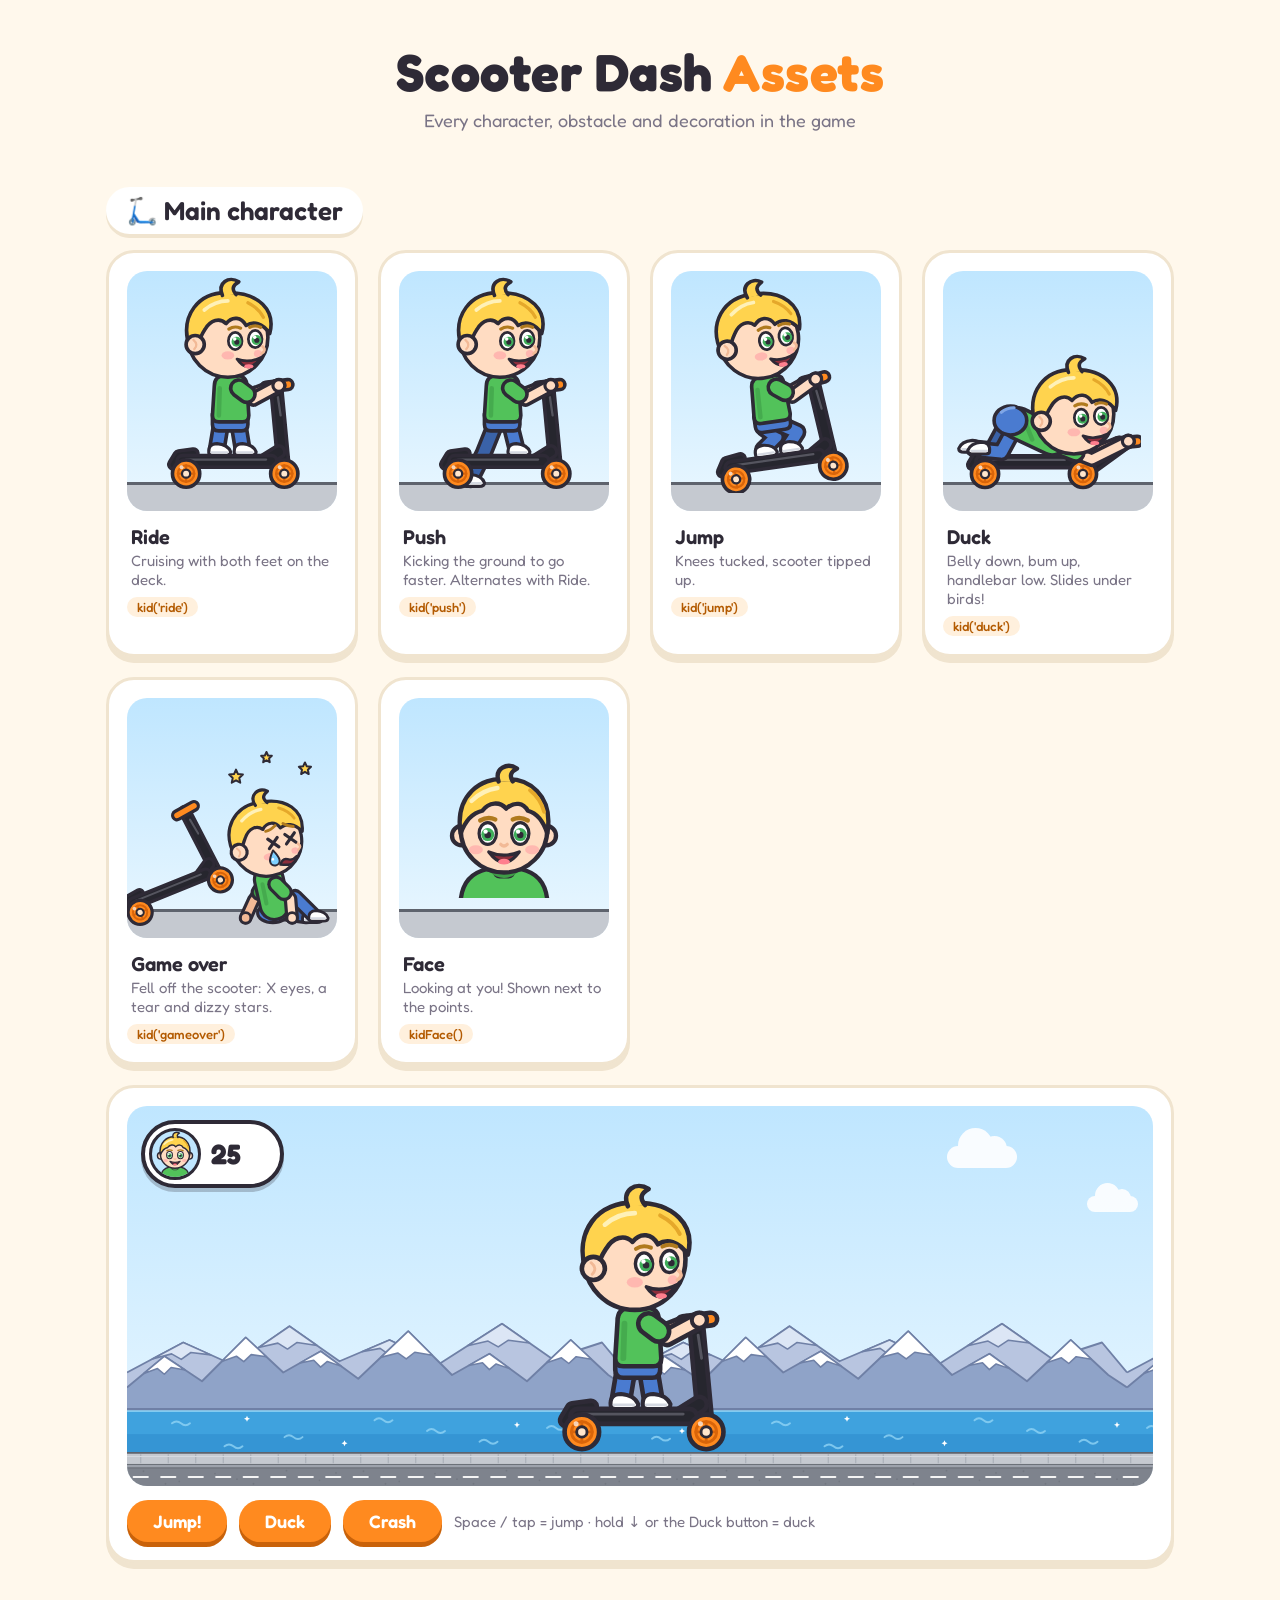
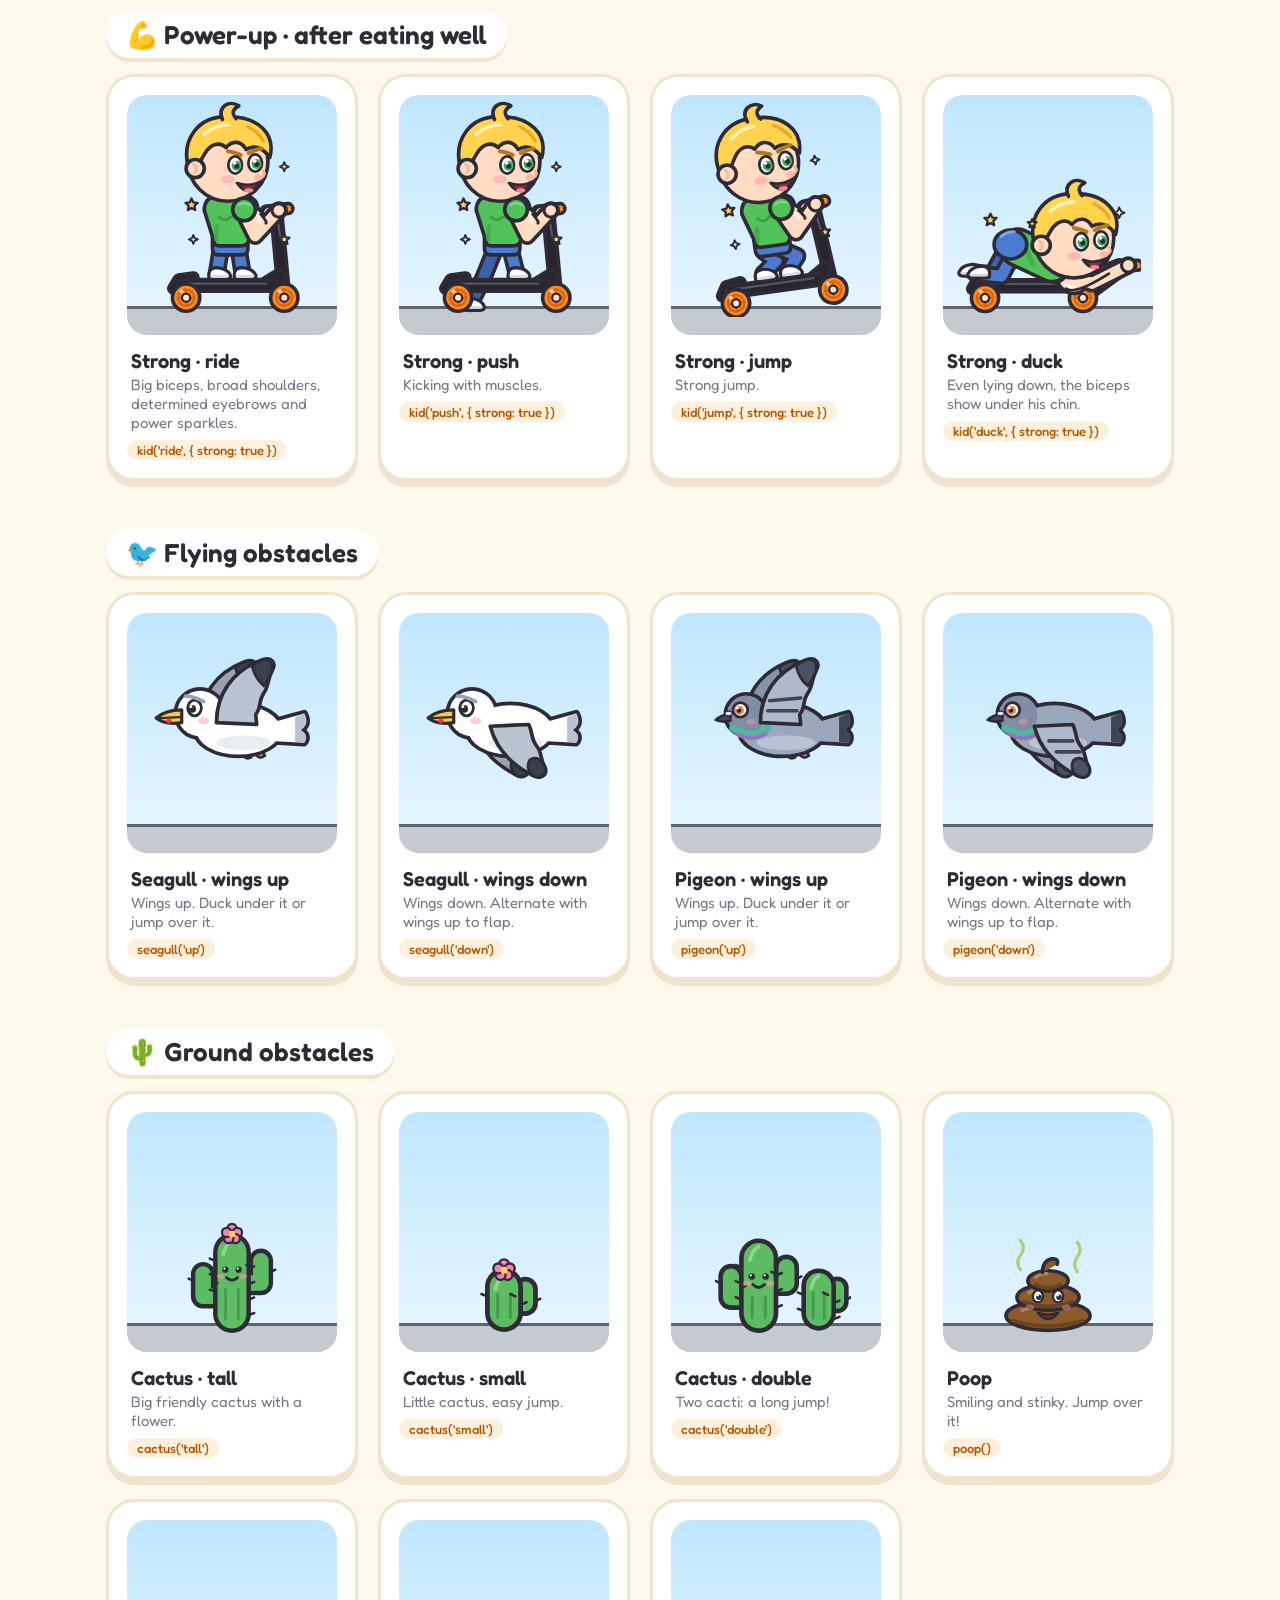
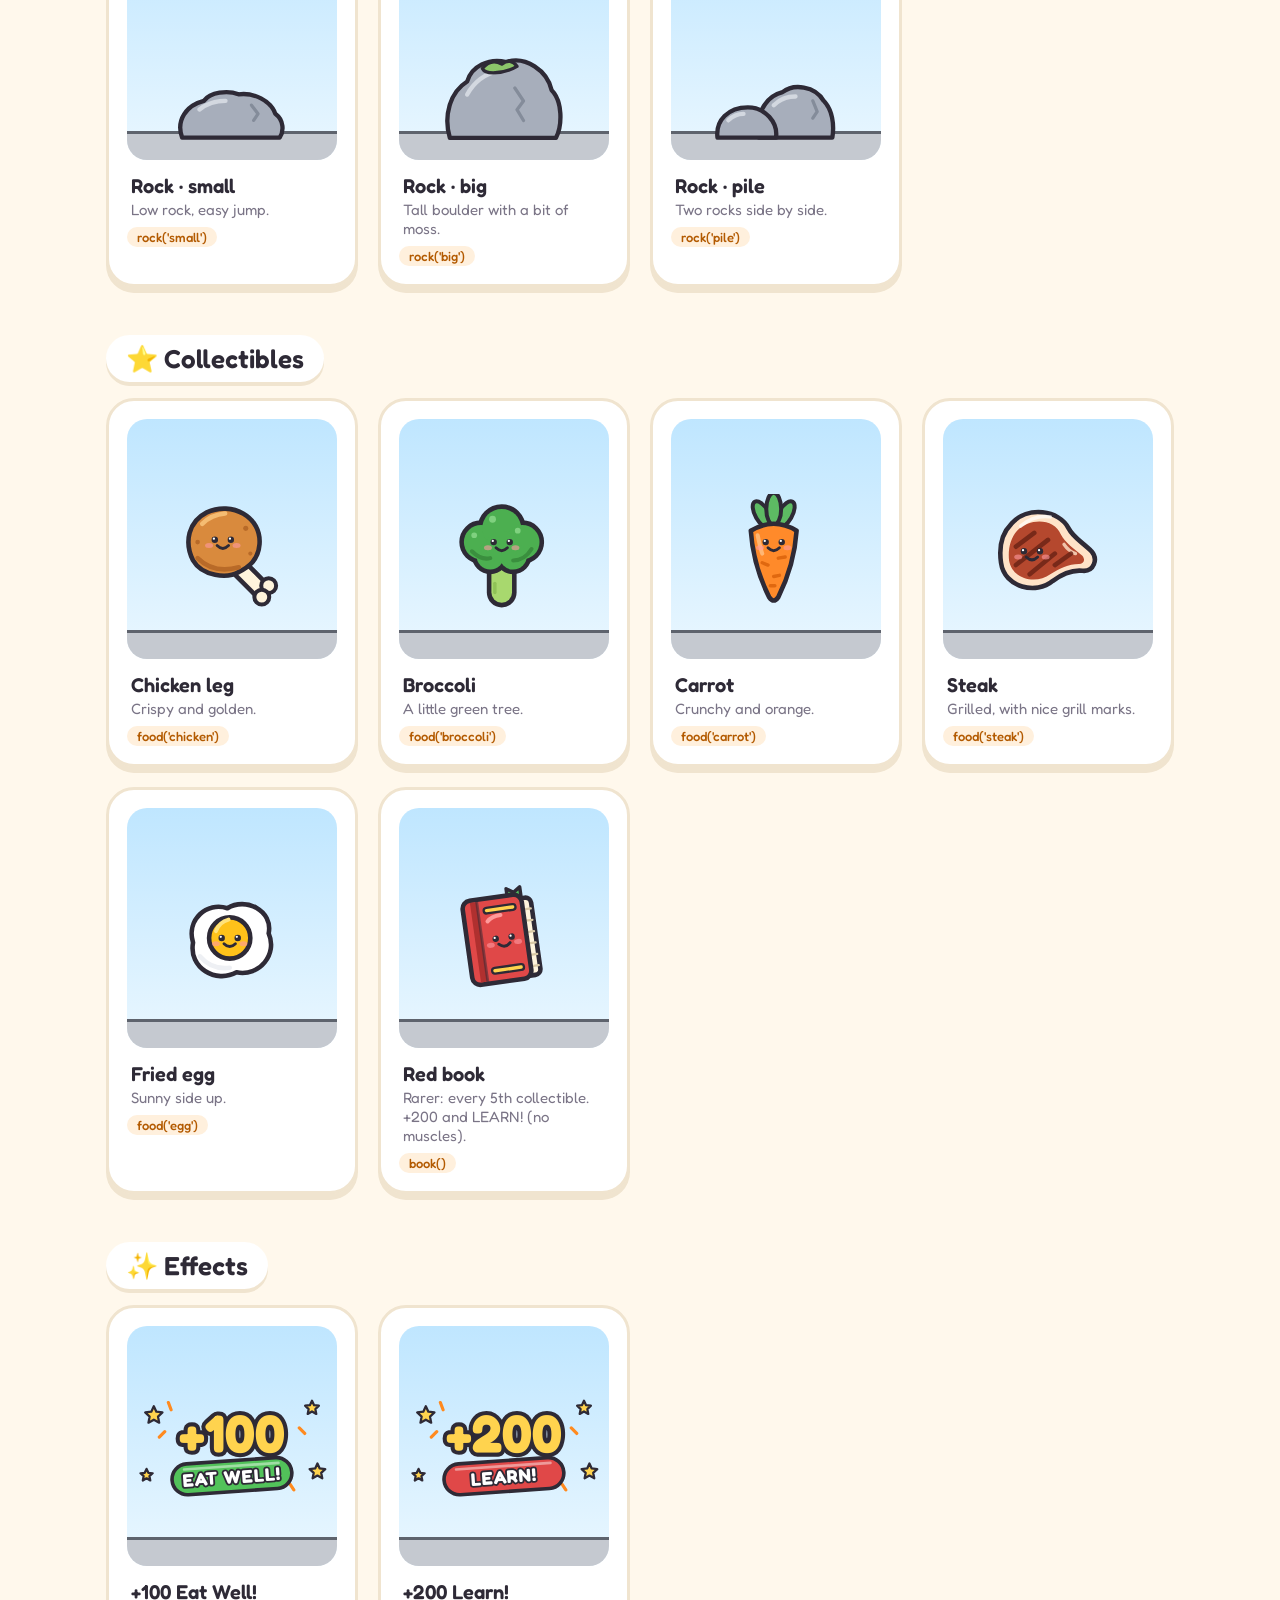
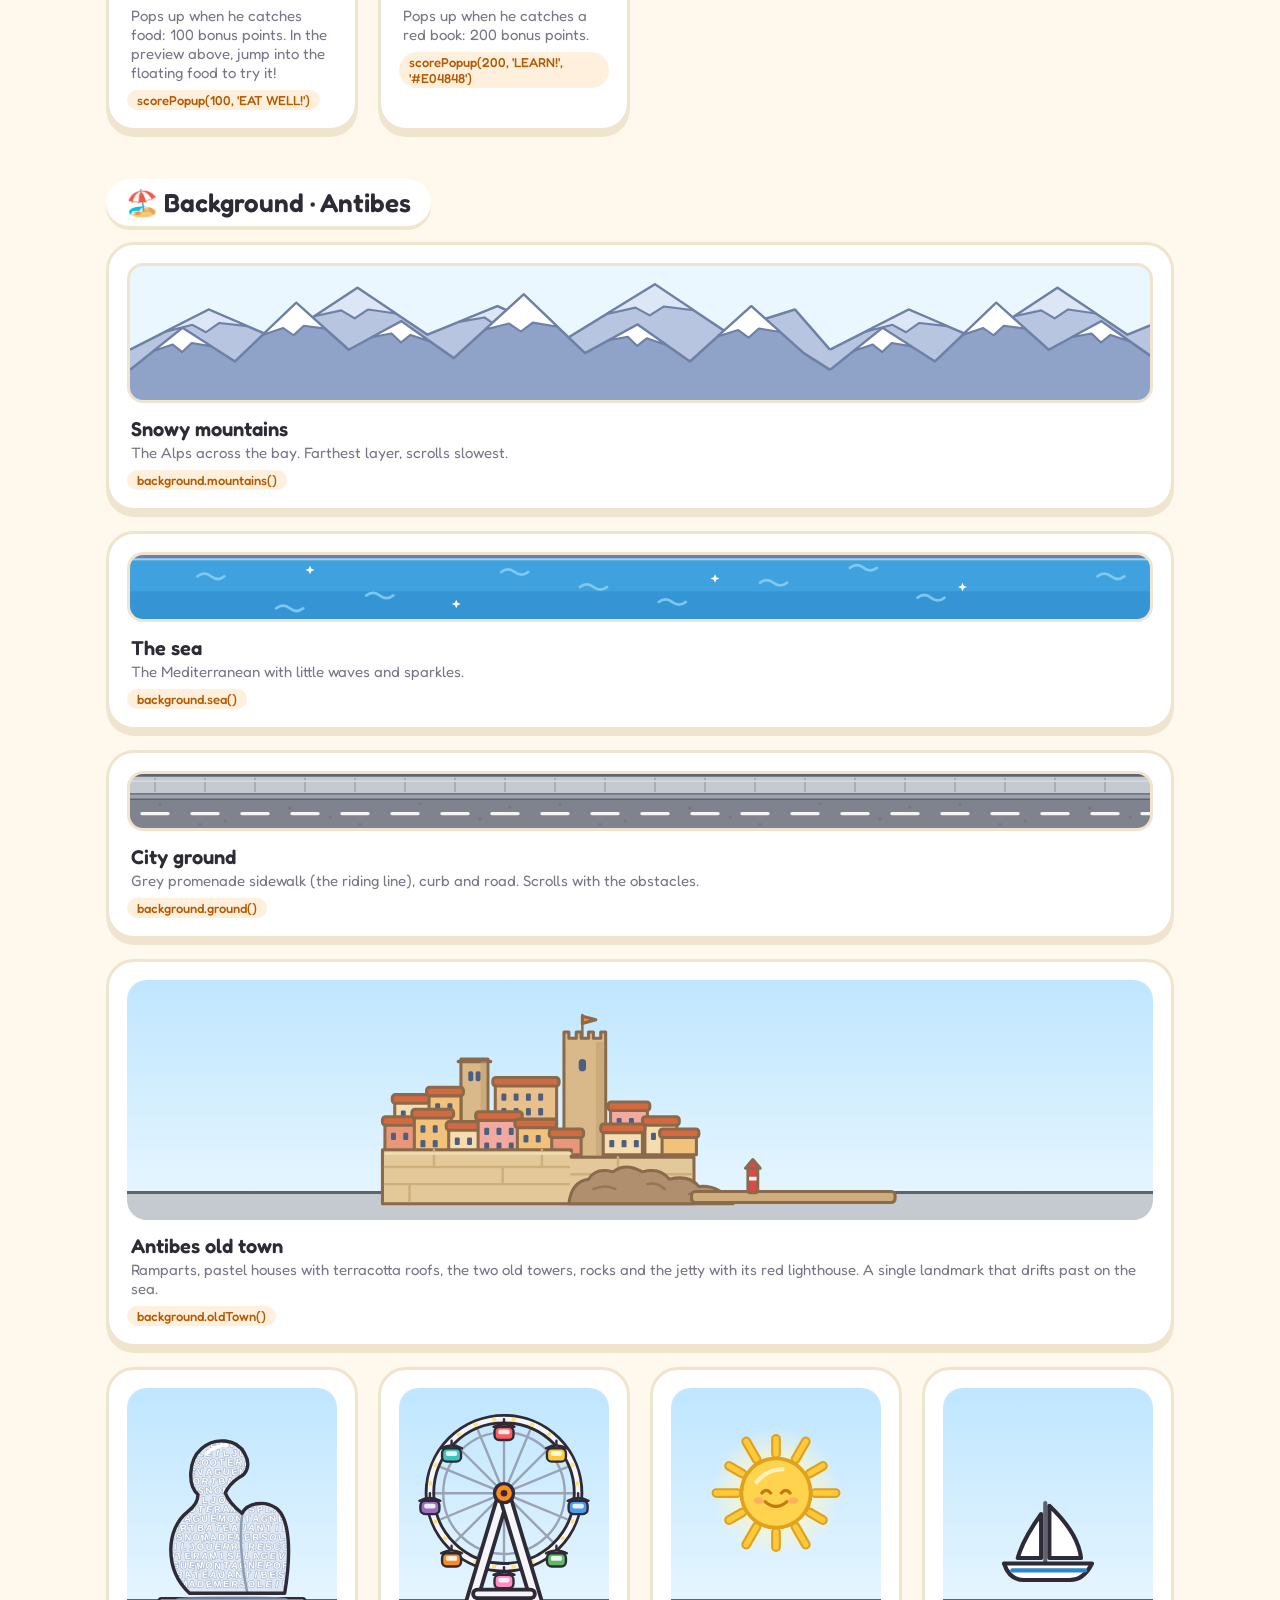
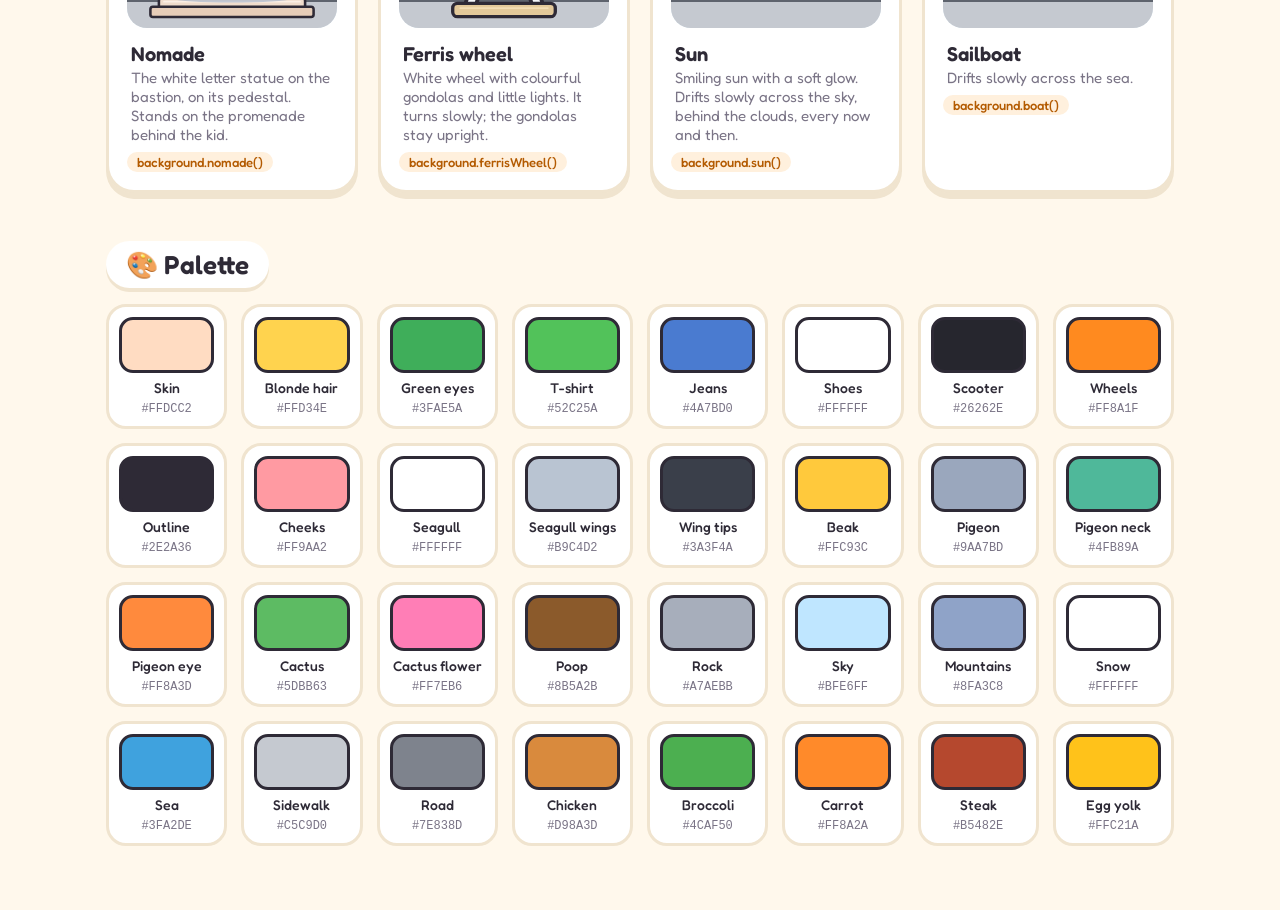
<file: jumpnduck/Assets.html>
<!doctype html>
<html lang="en">
<head>
<meta charset="utf-8">
<meta name="viewport" content="width=device-width, initial-scale=1">
<title>Game Assets</title>
<style>
  @font-face { font-family: 'Fredoka'; src: url('fonts/Fredoka.ttf') format('truetype'); font-weight: 300 700; font-display: swap; }
  :root {
    --bg: #FFF8EC;
    --card: #FFFFFF;
    --ink: #2E2A36;
    --muted: #7A7486;
    --line: #F0E4CF;
    --accent: #FF8A1F;
    --sky-top: #BFE6FF;
    --sky-bottom: #EAF7FF;
    --ground: #C5C9D0;
    --ground-dark: #5E636D;
    --radius: 28px;
  }
  * { box-sizing: border-box; }
  body {
    margin: 0;
    font-family: 'Fredoka', ui-rounded, 'Segoe UI', system-ui, sans-serif;
    background: var(--bg);
    color: var(--ink);
  }
  header {
    padding: 40px 16px 8px;
    text-align: center;
  }
  h1 {
    margin: 0;
    font-size: clamp(32px, 6vw, 52px);
    font-weight: 700;
    letter-spacing: 0.5px;
  }
  h1 span { color: var(--accent); }
  header p { margin: 6px 0 0; color: var(--muted); font-size: 18px; }
  main { max-width: 1100px; margin: 0 auto; padding: 16px; }
  section { margin: 32px 0 48px; }
  h2 {
    display: inline-flex; align-items: center; gap: 10px;
    font-size: 26px; font-weight: 600; margin: 0 0 16px;
    background: var(--card); padding: 8px 20px; border-radius: 999px;
    box-shadow: 0 4px 0 var(--line);
  }
  .grid {
    display: grid;
    grid-template-columns: repeat(auto-fill, minmax(220px, 1fr));
    gap: 20px;
  }
  .card {
    background: var(--card);
    border-radius: var(--radius);
    padding: 18px;
    box-shadow: 0 6px 0 var(--line);
    border: 3px solid var(--line);
  }
  .stage {
    background: linear-gradient(var(--sky-top), var(--sky-bottom));
    border-radius: 20px;
    height: 240px;
    display: flex; align-items: flex-end; justify-content: center;
    position: relative; overflow: hidden;
  }
  .stage::after { /* ground strip */
    content: ''; position: absolute; left: 0; right: 0; bottom: 0; height: 26px;
    background: var(--ground); border-top: 3px solid var(--ground-dark);
  }
  .stage .sprite { width: 150px; height: auto; position: relative; z-index: 1; margin-bottom: 18px; }
  .card h3 { margin: 14px 4px 2px; font-size: 20px; font-weight: 600; }
  .card p { margin: 0 4px; color: var(--muted); font-size: 15px; }
  .tag {
    display: inline-block; font-size: 13px; font-weight: 500;
    background: #FFF0DD; color: #B35A00; padding: 2px 10px; border-radius: 999px; margin-top: 8px;
  }

  /* Animated preview */
  .preview { grid-column: 1 / -1; }
  .preview .stage { height: 380px; }
  .preview .stage::after { display: none; }
  .preview .sprite { width: 190px; margin-bottom: 26px; }
  /* Parallax layers: far things move slowly, the ground moves fastest */
  .layer { position: absolute; left: 0; right: 0; background-repeat: repeat-x; background-position: 0 0; }
  .layer-mountains { bottom: 76px; height: 100px; background-size: 500px 100%; animation: panM 50s linear infinite; }
  .layer-sea { bottom: 32px; height: 46px; background-size: 600px 100%; animation: panS 30s linear infinite; }
  .layer-ground { bottom: 0; height: 34px; background-size: 220px 100%; animation: panG 0.88s linear infinite; }
  @keyframes panM { to { background-position: -500px 0; } }
  @keyframes panS { to { background-position: -600px 0; } }
  @keyframes panG { to { background-position: -220px 0; } }
  /* Old town drifts at the sea's speed (20px/s), so it feels part of the far coast */
  .town { position: absolute; bottom: 46px; left: 100%; animation: sail 70s linear infinite; animation-delay: -30s; }
  .town .sprite { width: 222px; margin: 0; display: block; }
  .stage:not(#preview-stage) .sprite.oldtown { width: 100%; max-width: 520px; margin-bottom: 14px; }
  /* Nomade stands on the promenade, behind the kid; moves slower than the ground (it's further back) */
  .statue { position: absolute; bottom: 28px; left: 100%; animation: statue 24s linear infinite; animation-delay: -3s; }
  .statue .sprite { width: 125px; margin: 0; display: block; }
  @keyframes statue { 0% { transform: translateX(0); } 50%, 100% { transform: translateX(-130vw); } }
  .stage:not(#preview-stage) .sprite.nomade { width: 170px; margin-bottom: 8px; }
  /* Ferris wheel: wheel turns, gondolas counter-turn to stay upright */
  .ferris-wheel, .gondola { transform-box: view-box; }
  .ferris-wheel { animation: spin 40s linear infinite; }
  .gondola { animation: spin 40s linear infinite reverse; }
  .stage:not(#preview-stage) .sprite.ferris { width: 190px; margin-bottom: 8px; }
  /* In the preview it alternates with the statue: same path & speed, half a cycle apart */
  .ferris-by { position: absolute; bottom: 28px; left: 100%; animation: statue 24s linear infinite; animation-delay: -15s; }
  .ferris-by .sprite { width: 150px; margin: 0; display: block; }
  /* +100 EAT WELL popup */
  .stage:not(#preview-stage) .sprite.popup { width: 200px; margin-bottom: 60px; animation: wiggle 1.6s ease-in-out infinite; }
  @keyframes wiggle { 50% { transform: scale(1.08) rotate(-3deg); } }
  .bonus { position: absolute; z-index: 4; width: 150px; pointer-events: none; transform: translate(-50%, -50%); }
  .bonus .sprite { width: 100%; margin: 0; display: block; animation: bonus 1.2s ease-out forwards; }
  @keyframes bonus {
    0% { transform: scale(0.2); opacity: 0; }
    18% { transform: scale(1.2); opacity: 1; }
    32% { transform: scale(1); }
    70% { opacity: 1; }
    100% { transform: translateY(-70px) scale(0.95); opacity: 0; }
  }
  .sail { position: absolute; bottom: 52px; left: 100%; animation: sail 45s linear infinite; animation-delay: -20s; }
  .sail .sprite { width: 46px; margin: 0; display: block; }
  @keyframes sail { to { transform: translateX(-130vw); } }
  /* Background asset cards */
  .wide { grid-column: 1 / -1; }
  .strip { border-radius: 16px; background-repeat: repeat-x; border: 3px solid var(--line); }
  .stage:not(#preview-stage) .sprite.sun { width: 130px; margin-bottom: 70px; }
  .stage:not(#preview-stage) .sprite.boat { width: 110px; margin-bottom: 40px; }
  .runner { position: relative; z-index: 1; }
  .runner.jumping { animation: hop 0.75s cubic-bezier(.3,.7,.4,1) both; }
  @keyframes hop {
    0% { transform: translateY(0); }
    45% { transform: translateY(-120px); }
    100% { transform: translateY(0); }
  }
  .spin .wheel { animation: spin 0.45s linear infinite; transform-origin: 0 0; }
  @keyframes spin { to { transform: rotate(360deg); } }
  .stage:not(#preview-stage) .sprite.seagull, .stage:not(#preview-stage) .sprite.pigeon { width: 170px; margin-bottom: 70px; }
  .stage:not(#preview-stage) .sprite.poop { width: 110px; }
  .stage:not(#preview-stage) .sprite.rock { width: 130px; }
  .stage:not(#preview-stage) .sprite.cactus { width: 120px; }
  .stage:not(#preview-stage) .sprite.cactus-small { width: 76px; }
  .stage:not(#preview-stage) .sprite.cactus-double { width: 150px; }
  .flyby { position: absolute; top: 60px; left: 100%; z-index: 1; animation: flyby 4s linear infinite; }
  .flyby .sprite { width: 140px; margin: 0; }
  .groundby { position: absolute; bottom: 26px; left: 100%; z-index: 2; animation: groundby 5.5s linear infinite; animation-delay: 1.5s; }
  .groundby .sprite { margin: 0; display: block; }
  @keyframes groundby { to { transform: translateX(-130vw); } }
  @keyframes flyby {
    0% { transform: translate(0, 0); }
    25% { transform: translate(-30vw, 14px); }
    50% { transform: translate(-60vw, 0); }
    75% { transform: translate(-90vw, 14px); }
    100% { transform: translate(-130vw, 0); }
  }
  .stage:not(#preview-stage) .sprite.food { width: 110px; margin-bottom: 50px; animation: bob 1.6s ease-in-out infinite; }
  @keyframes bob { 50% { transform: translateY(-10px) rotate(4deg); } }
  .foodby { position: absolute; bottom: 300px; left: 100%; z-index: 1; animation: groundby 5.5s linear infinite; animation-delay: 4.2s; }
  .foodby .sprite { width: 60px; margin: 0; display: block; animation: bob 1.2s ease-in-out infinite; }
  /* duck viewBox is wider (204 vs 165 units): scale width so it matches the other poses */
  .stage:not(#preview-stage) .sprite.kid-duck { width: 185px; }
  .preview .stage .sprite.kid-duck { width: 235px; }
  .stage:not(#preview-stage) .sprite.kid-gameover { width: 238px; margin-bottom: 10px; }
  .preview .stage .sprite.kid-gameover { width: 302px; }
  .stage:not(#preview-stage) .sprite.kid-face { width: 130px; margin-bottom: 40px; }
  .hud {
    position: absolute; top: 14px; left: 14px; z-index: 3;
    display: flex; align-items: center; gap: 10px;
    background: #fff; border: 4px solid var(--ink); border-radius: 999px;
    padding: 4px 18px 4px 4px; box-shadow: 0 4px 0 rgba(46,42,54,0.25);
  }
  .hud .avatar {
    width: 52px; height: 52px; border-radius: 50%; overflow: hidden;
    background: var(--sky-top); border: 3px solid var(--ink);
  }
  .hud .avatar .sprite { width: 100%; height: 100%; margin: 0; display: block; }
  .hud .points { font-size: 28px; font-weight: 700; min-width: 3.2ch; font-variant-numeric: tabular-nums; }
  .hud .points.pop { animation: pop .25s; }
  @keyframes pop { 50% { transform: scale(1.25); color: var(--accent); } }
  .stage.paused, .stage.paused * , .stage.paused::after { animation-play-state: paused !important; }
  .cloud {
    position: absolute; background: #fff; border-radius: 999px; opacity: 0.9;
    animation: drift linear infinite;
  }
  .cloud::before, .cloud::after { content: ''; position: absolute; background: #fff; border-radius: 50%; }
  .cloud::before { width: 50%; height: 160%; left: 15%; bottom: 20%; }
  .cloud::after { width: 35%; height: 120%; right: 15%; bottom: 25%; }
  @keyframes drift { from { transform: translateX(0); } to { transform: translateX(-1400px); } }
  .controls { display: flex; gap: 12px; margin-top: 14px; flex-wrap: wrap; align-items: center; }
  button {
    font: inherit; font-size: 18px; font-weight: 600;
    background: var(--accent); color: #fff; border: 0;
    padding: 10px 26px; border-radius: 999px; cursor: pointer;
    box-shadow: 0 5px 0 #C9620A;
    transition: transform .08s, box-shadow .08s;
  }
  button:active { transform: translateY(4px); box-shadow: 0 1px 0 #C9620A; }
  .hint { color: var(--muted); font-size: 15px; }

  /* Palette */
  .swatches { display: grid; grid-template-columns: repeat(auto-fill, minmax(120px, 1fr)); gap: 14px; }
  .swatch { background: var(--card); border-radius: 20px; padding: 10px; border: 3px solid var(--line); text-align: center; }
  .chip { height: 56px; border-radius: 14px; border: 3px solid var(--ink); }
  .swatch b { display: block; font-weight: 500; font-size: 14px; margin-top: 6px; }
  .swatch code { font-size: 12px; color: var(--muted); }

</style>
</head>
<body>
<header>
  <h1>Scooter Dash <span>Assets</span></h1>
  <p>Every character, obstacle and decoration in the game</p>
</header>

<main>
  <section>
    <h2>🛴 Main character</h2>
    <div class="grid" id="kid-grid"></div>
  </section>

  <section>
    <h2>💪 Power-up · after eating well</h2>
    <div class="grid" id="strong-grid"></div>
  </section>

  <section>
    <h2>🐦 Flying obstacles</h2>
    <div class="grid" id="flying-grid"></div>
  </section>

  <section>
    <h2>🌵 Ground obstacles</h2>
    <div class="grid" id="ground-grid"></div>
  </section>

  <section>
    <h2>⭐ Collectibles</h2>
    <div class="grid" id="food-grid"></div>
  </section>

  <section>
    <h2>✨ Effects</h2>
    <div class="grid" id="fx-grid"></div>
  </section>

  <section>
    <h2>🏖️ Background · Antibes</h2>
    <div class="grid" id="bg-grid"></div>
  </section>

  <section>
    <h2>🎨 Palette</h2>
    <div class="swatches" id="palette"></div>
  </section>
</main>

<script src="assets.js"></script>
<script>
  const A = window.GameAssets;
  const card = (svg, title, desc, tag) => `
    <div class="card">
      <div class="stage">${svg}</div>
      <h3>${title}</h3>
      <p>${desc}</p>
      <span class="tag">${tag}</span>
    </div>`;
  const info = {
    ride: ['Ride', 'Cruising with both feet on the deck.'],
    push: ['Push', 'Kicking the ground to go faster. Alternates with Ride.'],
    jump: ['Jump', 'Knees tucked, scooter tipped up.'],
    duck: ['Duck', 'Belly down, bum up, handlebar low. Slides under birds!'],
    gameover: ['Game over', 'Fell off the scooter: X eyes, a tear and dizzy stars.'],
  };

  const grid = document.getElementById('kid-grid');
  for (const pose of A.kidPoses) {
    const [title, desc] = info[pose] || [pose, ''];
    grid.insertAdjacentHTML('beforeend', `
      <div class="card">
        <div class="stage">${A.kid(pose)}</div>
        <h3>${title}</h3>
        <p>${desc}</p>
        <span class="tag">kid('${pose}')</span>
      </div>`);
  }

  grid.insertAdjacentHTML('beforeend', card(A.kidFace(), 'Face', 'Looking at you! Shown next to the points.', 'kidFace()'));

  // Animated preview: alternate ride/push, wheels spinning, jump on demand.
  grid.insertAdjacentHTML('beforeend', `
    <div class="card preview">
      <div class="stage" id="preview-stage">
        <div class="layer layer-mountains"></div>
        <div class="layer layer-sea"></div>
        <div class="town">${A.background.oldTown()}</div>
        <div class="sail">${A.background.boat()}</div>
        <div class="layer layer-ground"></div>
        <div class="ferris-by">${A.background.ferrisWheel()}</div>
        <div class="statue">${A.background.nomade()}</div>
        <div class="hud"><div class="avatar">${A.kidFace()}</div><div class="points" id="points">0</div></div>
        <div class="runner spin" id="runner"></div>
      </div>
      <div class="controls">
        <button id="jump-btn">Jump!</button>
        <button id="duck-btn">Duck</button>
        <button id="crash-btn">Crash</button>
        <span class="hint">Space / tap = jump · hold ↓ or the Duck button = duck</span>
      </div>
    </div>`);

  const stage = document.getElementById('preview-stage');
  [[40, 120, 22, 24], [90, 260, 16, 34], [20, 520, 26, 28]].forEach(([top, left, h, dur], i) => {
    const c = document.createElement('div');
    c.className = 'cloud';
    Object.assign(c.style, { top: top + 'px', left: (left + 700) + 'px', width: h * 3.2 + 'px', height: h + 'px', animationDuration: dur + 's', animationDelay: (-i * 7) + 's' });
    stage.appendChild(c);
  });

  const runner = document.getElementById('runner');
  let frame = 0, jumping = false, ducking = false, crashed = false;
  // After catching food he's muscly for 3 seconds (except in the crash pose).
  let strongUntil = 0;
  const draw = (pose) => {
    runner.innerHTML = A.kid(pose, { strong: pose !== 'gameover' && performance.now() < strongUntil });
  };
  draw('ride');
  setInterval(() => {
    if (jumping || ducking || crashed) return;
    frame = (frame + 1) % 4;
    draw(frame === 1 ? 'push' : 'ride'); // push briefly, then glide
  }, 220);

  function jump() {
    if (jumping || ducking || crashed) return;
    jumping = true;
    draw('jump');
    runner.classList.add('jumping');
  }
  runner.addEventListener('animationend', (e) => {
    if (e.animationName !== 'hop') return;
    runner.classList.remove('jumping');
    jumping = false;
    draw('ride');
  });
  document.getElementById('jump-btn').addEventListener('click', jump);
  stage.addEventListener('click', jump);
  function duck(on) {
    if (jumping || crashed || ducking === on) return;
    ducking = on;
    draw(on ? 'duck' : 'ride');
  }
  // Crash: show the game-over pose for a moment, freeze the scene, then ride again.
  function crash() {
    if (jumping || crashed) return;
    crashed = true; ducking = false;
    draw('gameover');
    runner.classList.remove('spin');
    stage.classList.add('paused');
    setTimeout(() => {
      crashed = false;
      runner.classList.add('spin');
      stage.classList.remove('paused');
      draw('ride');
    }, 2200);
  }
  document.getElementById('crash-btn').addEventListener('click', crash);

  const duckBtn = document.getElementById('duck-btn');
  duckBtn.addEventListener('pointerdown', () => duck(true));
  ['pointerup', 'pointerleave', 'pointercancel'].forEach((ev) => duckBtn.addEventListener(ev, () => duck(false)));
  document.addEventListener('keydown', (e) => {
    if (e.code === 'Space') { e.preventDefault(); jump(); }
    if (e.code === 'ArrowDown') { e.preventDefault(); duck(true); }
  });
  document.addEventListener('keyup', (e) => {
    if (e.code === 'ArrowDown') duck(false);
  });

  // ---------- Obstacles ----------

  const flying = document.getElementById('flying-grid');
  const birds = [
    ['seagull', 'Seagull', A.seagull],
    ['pigeon', 'Pigeon', A.pigeon],
  ];
  const frameDesc = {
    up: 'Wings up. Duck under it or jump over it.',
    down: 'Wings down. Alternate with wings up to flap.',
  };
  for (const [key, name, fn] of birds) {
    for (const f of A.seagullFrames) {
      flying.insertAdjacentHTML('beforeend', card(fn(f), `${name} · wings ${f}`, frameDesc[f], `${key}('${f}')`));
    }
  }

  const ground = document.getElementById('ground-grid');
  const cactusDesc = { tall: 'Big friendly cactus with a flower.', small: 'Little cactus, easy jump.', double: 'Two cacti: a long jump!' };
  for (const v of A.cactusVariants) {
    ground.insertAdjacentHTML('beforeend', card(A.cactus(v), `Cactus · ${v}`, cactusDesc[v], `cactus('${v}')`));
  }
  ground.insertAdjacentHTML('beforeend', card(A.poop(), 'Poop', 'Smiling and stinky. Jump over it!', 'poop()'));
  const rockDesc = { small: 'Low rock, easy jump.', big: 'Tall boulder with a bit of moss.', pile: 'Two rocks side by side.' };
  for (const v of A.rockVariants) {
    ground.insertAdjacentHTML('beforeend', card(A.rock(v), `Rock · ${v}`, rockDesc[v], `rock('${v}')`));
  }

  // In the preview scene: a bird flies over (seagull/pigeon in turn) ...
  const bird = document.createElement('div');
  bird.className = 'flyby';
  stage.appendChild(bird);
  let birdIdx = 0, wing = 0;
  const flap = () => { bird.innerHTML = birds[birdIdx][2](A.seagullFrames[wing]); wing = 1 - wing; };
  flap();
  setInterval(flap, 180);
  bird.addEventListener('animationiteration', () => { birdIdx = (birdIdx + 1) % birds.length; });

  // ... and ground obstacles scroll past, a different one each time.
  const groundPool = [
    [() => A.cactus('tall'), 70], [() => A.cactus('small'), 46], [() => A.cactus('double'), 92],
    [() => A.poop(), 66], [() => A.rock('small'), 80], [() => A.rock('big'), 80], [() => A.rock('pile'), 84],
  ];
  const obstacle = document.createElement('div');
  obstacle.className = 'groundby';
  stage.appendChild(obstacle);
  let gi = 0;
  const nextObstacle = () => {
    const [fn, w] = groundPool[gi];
    obstacle.innerHTML = fn();
    obstacle.firstChild.style.width = w + 'px';
    gi = (gi + 1) % groundPool.length;
  };
  nextObstacle();
  obstacle.addEventListener('animationiteration', nextObstacle);

  // ---------- Power-up (strong) ----------
  const strongInfo = {
    ride: 'Big biceps, broad shoulders, determined eyebrows and power sparkles.',
    push: 'Kicking with muscles.',
    jump: 'Strong jump.',
    duck: 'Even lying down, the biceps show under his chin.',
  };
  const strongGrid = document.getElementById('strong-grid');
  for (const pose of ['ride', 'push', 'jump', 'duck']) {
    strongGrid.insertAdjacentHTML('beforeend', card(A.kid(pose, { strong: true }), `Strong · ${pose}`, strongInfo[pose], `kid('${pose}', { strong: true })`));
  }

  // ---------- Collectibles ----------
  const foodInfo = {
    chicken: ['Chicken leg', 'Crispy and golden.'],
    broccoli: ['Broccoli', 'A little green tree.'],
    carrot: ['Carrot', 'Crunchy and orange.'],
    steak: ['Steak', 'Grilled, with nice grill marks.'],
    egg: ['Fried egg', 'Sunny side up.'],
  };
  const foodGrid = document.getElementById('food-grid');
  for (const k of A.foodKinds) {
    const [title, desc] = foodInfo[k] || [k, ''];
    foodGrid.insertAdjacentHTML('beforeend', card(A.food(k), title, desc, `food('${k}')`));
  }
  foodGrid.insertAdjacentHTML('beforeend', card(A.book(), 'Red book', 'Rarer: every 5th collectible. +200 and LEARN! (no muscles).', 'book()'));
  // A food floats through the preview scene at jump height, a different one each pass.
  const treat = document.createElement('div');
  treat.className = 'foodby';
  stage.appendChild(treat);
  let fi = 0;
  let eaten = false;
  let treatN = 0, treatIsBook = false;
  const nextFood = () => {
    treatN++;
    treatIsBook = treatN % 5 === 0;           // every 5th collectible is a book
    treat.innerHTML = treatIsBook ? A.book() : A.food(A.foodKinds[fi]);
    if (!treatIsBook) fi = (fi + 1) % A.foodKinds.length;
    treat.style.visibility = 'visible';
    eaten = false;
  };
  nextFood();
  treat.addEventListener('animationiteration', nextFood);

  // Score badge: points tick up while riding.
  const pointsEl = document.getElementById('points');
  let points = 0;
  const bumpScore = (n) => {
    points += n;
    pointsEl.textContent = points;
    pointsEl.classList.remove('pop'); void pointsEl.offsetWidth; pointsEl.classList.add('pop');
  };
  setInterval(() => {
    if (crashed) return;
    points += 1;
    pointsEl.textContent = points;
    if (points % 50 === 0) bumpScore(0);
  }, 100);

  // Catching food: if the kid touches the floating food, it disappears, +100 EAT WELL pops up.
  function showBonus(x, y, book) {
    const el = document.createElement('div');
    el.className = 'bonus';
    el.style.left = x + 'px';
    el.style.top = y + 'px';
    el.innerHTML = book ? A.scorePopup(200, 'LEARN!', '#E04848') : A.scorePopup(100, 'EAT WELL!');
    stage.appendChild(el);
    el.firstChild.addEventListener('animationend', () => el.remove());
  }
  (function checkCatch() {
    if (!eaten && !crashed && treat.firstChild) {
      const k = runner.getBoundingClientRect(), f = treat.getBoundingClientRect(), s0 = stage.getBoundingClientRect();
      // shrink the kid's box a little so only real touches count
      const hit = f.left < k.right - 30 && f.right > k.left + 30 && f.top < k.bottom - 40 && f.bottom > k.top + 30;
      if (hit) {
        eaten = true;
        treat.style.visibility = 'hidden';
        showBonus(f.left + f.width / 2 - s0.left, f.top + f.height / 2 - s0.top, treatIsBook);
        if (treatIsBook) bumpScore(200);
        else {
          bumpScore(100);
          strongUntil = performance.now() + 3000;
          if (jumping) draw('jump');
        }
      }
    }
    requestAnimationFrame(checkCatch);
  })();

  document.getElementById('fx-grid').insertAdjacentHTML('beforeend',
    card(A.scorePopup(100, 'EAT WELL!'), '+100 Eat Well!', 'Pops up when he catches food: 100 bonus points. In the preview above, jump into the floating food to try it!', "scorePopup(100, 'EAT WELL!')") +
    card(A.scorePopup(200, 'LEARN!', '#E04848'), '+200 Learn!', 'Pops up when he catches a red book: 200 bonus points.', "scorePopup(200, 'LEARN!', '#E04848')"));

  // ---------- Background ----------
  const B = A.background;
  const bgUrl = (svg) => `url("${A.toDataUrl(svg)}")`;
  stage.querySelector('.layer-mountains').style.backgroundImage = bgUrl(B.mountains());
  stage.querySelector('.layer-sea').style.backgroundImage = bgUrl(B.sea());
  stage.querySelector('.layer-ground').style.backgroundImage = bgUrl(B.ground());

  const bgGrid = document.getElementById('bg-grid');
  const strip = (svg, h, tileW, title, desc, tag) => `
    <div class="card wide">
      <div class="strip" style="height:${h}px;background-image:${bgUrl(svg).replace(/"/g, "'")};background-size:${tileW}px 100%;background-color:var(--sky-bottom)"></div>
      <h3>${title}</h3><p>${desc}</p><span class="tag">${tag}</span>
    </div>`;
  bgGrid.insertAdjacentHTML('beforeend',
    strip(B.mountains(), 140, 700, 'Snowy mountains', 'The Alps across the bay. Farthest layer, scrolls slowest.', 'background.mountains()') +
    strip(B.sea(), 70, 900, 'The sea', 'The Mediterranean with little waves and sparkles.', 'background.sea()') +
    strip(B.ground(), 60, 400, 'City ground', 'Grey promenade sidewalk (the riding line), curb and road. Scrolls with the obstacles.', 'background.ground()') +
    `<div class="card wide"><div class="stage">${B.oldTown()}</div><h3>Antibes old town</h3><p>Ramparts, pastel houses with terracotta roofs, the two old towers, rocks and the jetty with its red lighthouse. A single landmark that drifts past on the sea.</p><span class="tag">background.oldTown()</span></div>` +
    card(B.nomade(), 'Nomade', 'The white letter statue on the bastion, on its pedestal. Stands on the promenade behind the kid.', 'background.nomade()') +
    card(B.ferrisWheel(), 'Ferris wheel', 'White wheel with colourful gondolas and little lights. It turns slowly; the gondolas stay upright.', 'background.ferrisWheel()') +
    card(B.sun(), 'Sun', 'Smiling sun with a soft glow. Drifts slowly across the sky, behind the clouds, every now and then.', 'background.sun()') +
    card(B.boat(), 'Sailboat', 'Drifts slowly across the sea.', 'background.boat()'));

  const names = { skin: 'Skin', hair: 'Blonde hair', eyeGreen: 'Green eyes', shirt: 'T-shirt', jeans: 'Jeans', shoe: 'Shoes', scooter: 'Scooter', wheel: 'Wheels', outline: 'Outline', cheek: 'Cheeks', gullWhite: 'Seagull', gullWing: 'Seagull wings', gullTip: 'Wing tips', gullBeak: 'Beak', pigeon: 'Pigeon', pigeonNeck: 'Pigeon neck', pigeonEye: 'Pigeon eye', cactus: 'Cactus', cactusFlower: 'Cactus flower', poop: 'Poop', rock: 'Rock', sky: 'Sky', mountains: 'Mountains', snow: 'Snow', sea: 'Sea', sidewalk: 'Sidewalk', asphalt: 'Road', chicken: 'Chicken', broccoli: 'Broccoli', carrot: 'Carrot', steak: 'Steak', yolk: 'Egg yolk' };
  document.getElementById('palette').innerHTML = Object.entries(names)
    .map(([k, label]) => `<div class="swatch"><div class="chip" style="background:${A.palette[k]}"></div><b>${label}</b><code>${A.palette[k]}</code></div>`)
    .join('');
</script>
</body>
</html>
</file>
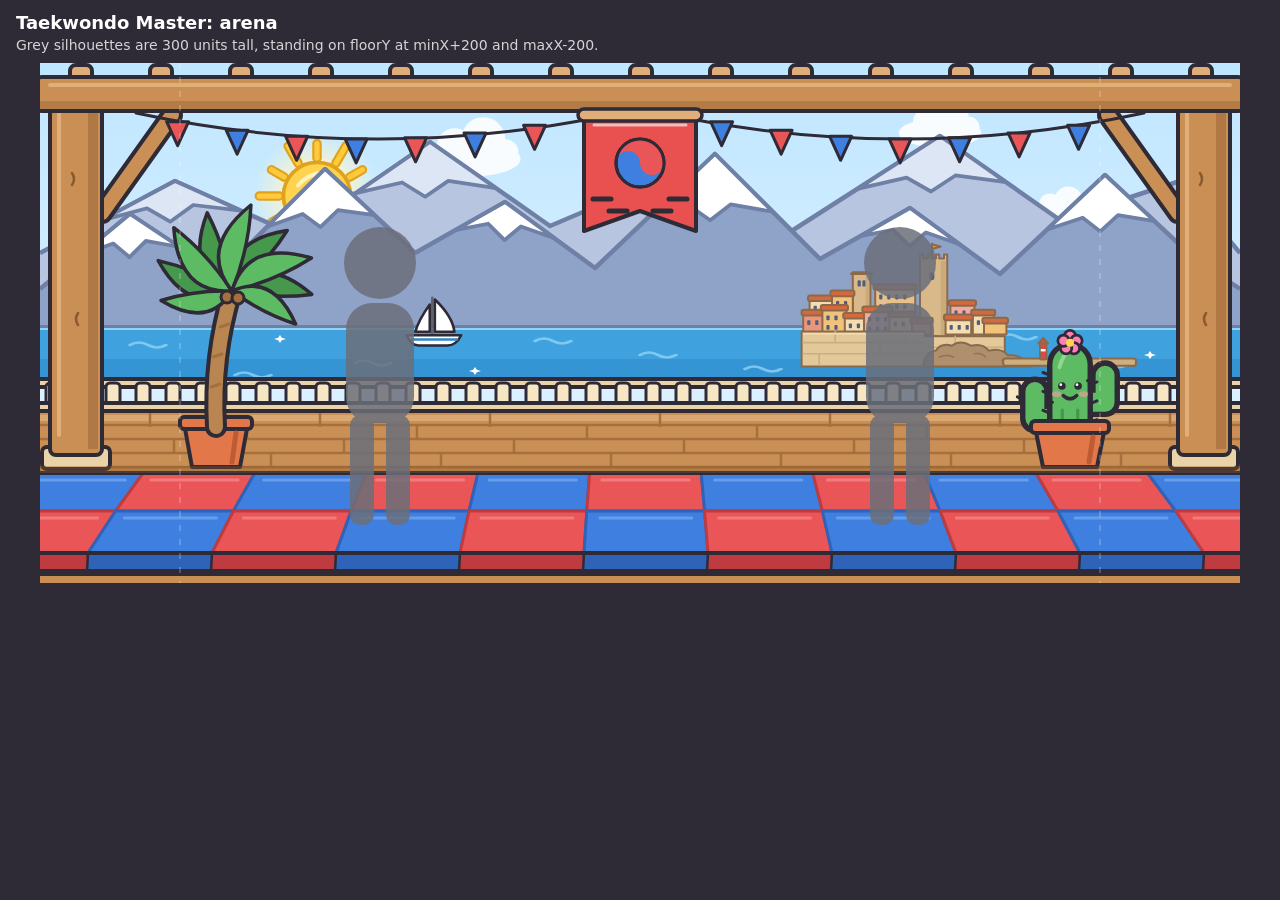
<file: taekwondo/Arena.html>
<!DOCTYPE html>
<html lang="en">
<head>
<meta charset="utf-8">
<meta name="viewport" content="width=device-width, initial-scale=1">
<title>Taekwondo Master: arena review</title>
<style>
  body { margin: 0; background: #2E2A36; color: #fff; font-family: system-ui, sans-serif; }
  h1 { font-size: 18px; margin: 12px 16px 4px; }
  p { margin: 0 16px 10px; font-size: 14px; opacity: .8; }
  #stage { position: relative; width: min(100vw, 1200px); margin: 0 auto; aspect-ratio: 1200 / 520; }
  #stage svg { position: absolute; inset: 0; width: 100%; height: 100%; display: block; }
</style>
</head>
<body>
<h1>Taekwondo Master: arena</h1>
<p>Grey silhouettes are 300 units tall, standing on floorY at minX+200 and maxX-200.</p>
<div id="stage"></div>
<script src="arena.js"></script>
<script>
  const A = window.TKDArena;
  const stage = document.getElementById('stage');
  const sil = (x) =>
    `<g fill="#6b6f7a" opacity=".85" transform="translate(${x} ${A.floorY})">` +
    `<circle cx="0" cy="-262" r="36"/><rect x="-34" y="-222" width="68" height="120" rx="26"/>` +
    `<rect x="-30" y="-110" width="24" height="110" rx="10"/><rect x="6" y="-110" width="24" height="110" rx="10"/></g>`;
  stage.innerHTML = A.arena();
  stage.insertAdjacentHTML('beforeend',
    `<svg viewBox="${A.viewBox}" preserveAspectRatio="xMidYMid meet">` +
    `<path d="M${A.minX} 0 V520 M${A.maxX} 0 V520" stroke="#fff" stroke-dasharray="6 8" opacity=".4"/>` +
    sil(A.minX + 200) + sil(A.maxX - 200) + `</svg>`);
</script>
</body>
</html>
</file>
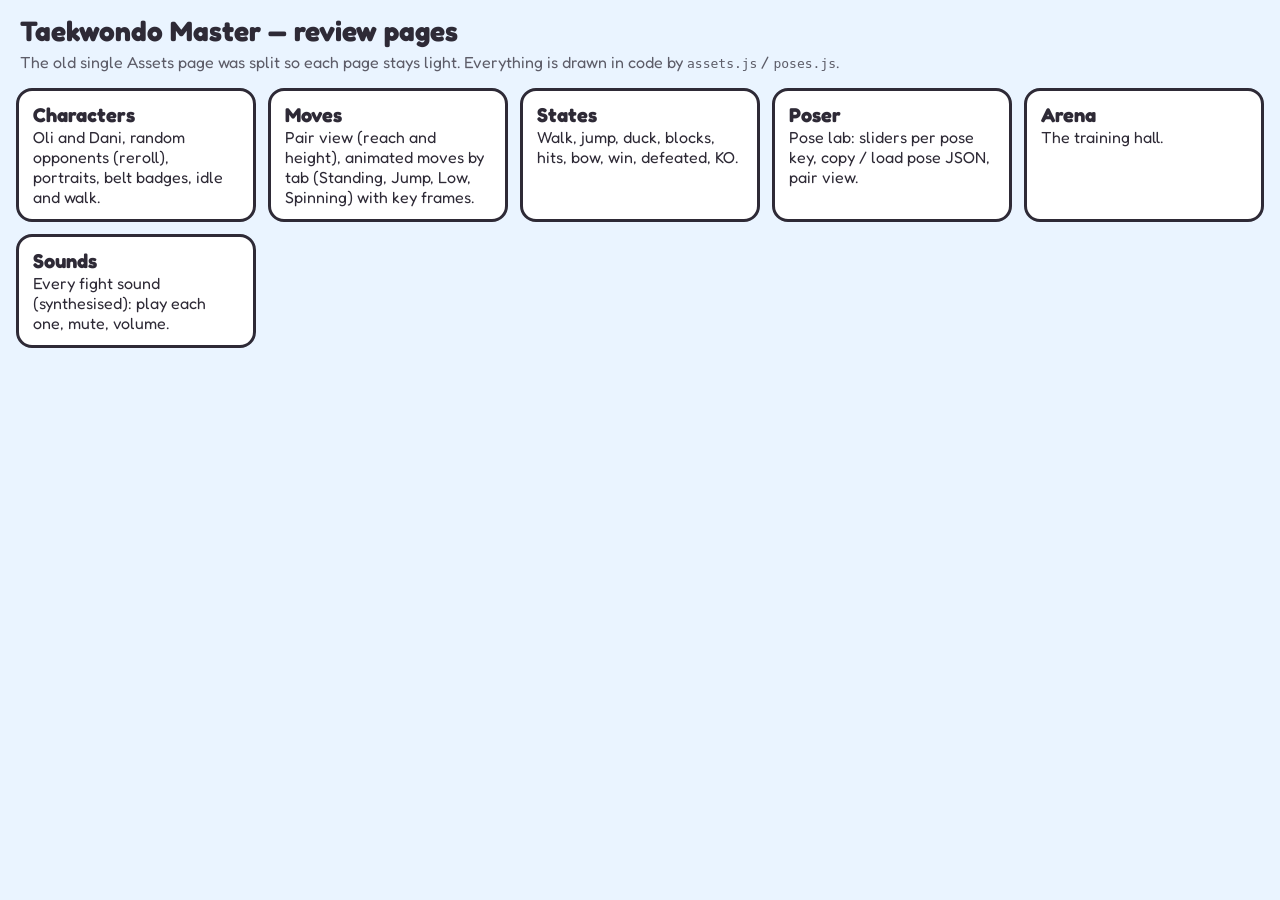
<file: taekwondo/Assets.html>
<!doctype html>
<html lang="en">
<head>
<meta charset="utf-8">
<meta name="viewport" content="width=device-width, initial-scale=1">
<title>Taekwondo Master — Assets</title>
<link rel="stylesheet" href="review.css">
</head>
<body>
<header>
  <h1>Taekwondo Master — review pages</h1>
  <p>The old single Assets page was split so each page stays light. Everything is drawn in code by <code>assets.js</code> / <code>poses.js</code>.</p>
</header>
<main>
  <div class="cards">
    <a href="Characters.html"><b>Characters</b>Oli and Dani, random opponents (reroll), portraits, belt badges, idle and walk.</a>
    <a href="Moves.html"><b>Moves</b>Pair view (reach and height), animated moves by tab (Standing, Jump, Low, Spinning) with key frames.</a>
    <a href="States.html"><b>States</b>Walk, jump, duck, blocks, hits, bow, win, defeated, KO.</a>
    <a href="Poser.html"><b>Poser</b>Pose lab: sliders per pose key, copy / load pose JSON, pair view.</a>
    <a href="Arena.html"><b>Arena</b>The training hall.</a>
    <a href="Sounds.html"><b>Sounds</b>Every fight sound (synthesised): play each one, mute, volume.</a>
  </div>
</main>
</body>
</html>
</file>
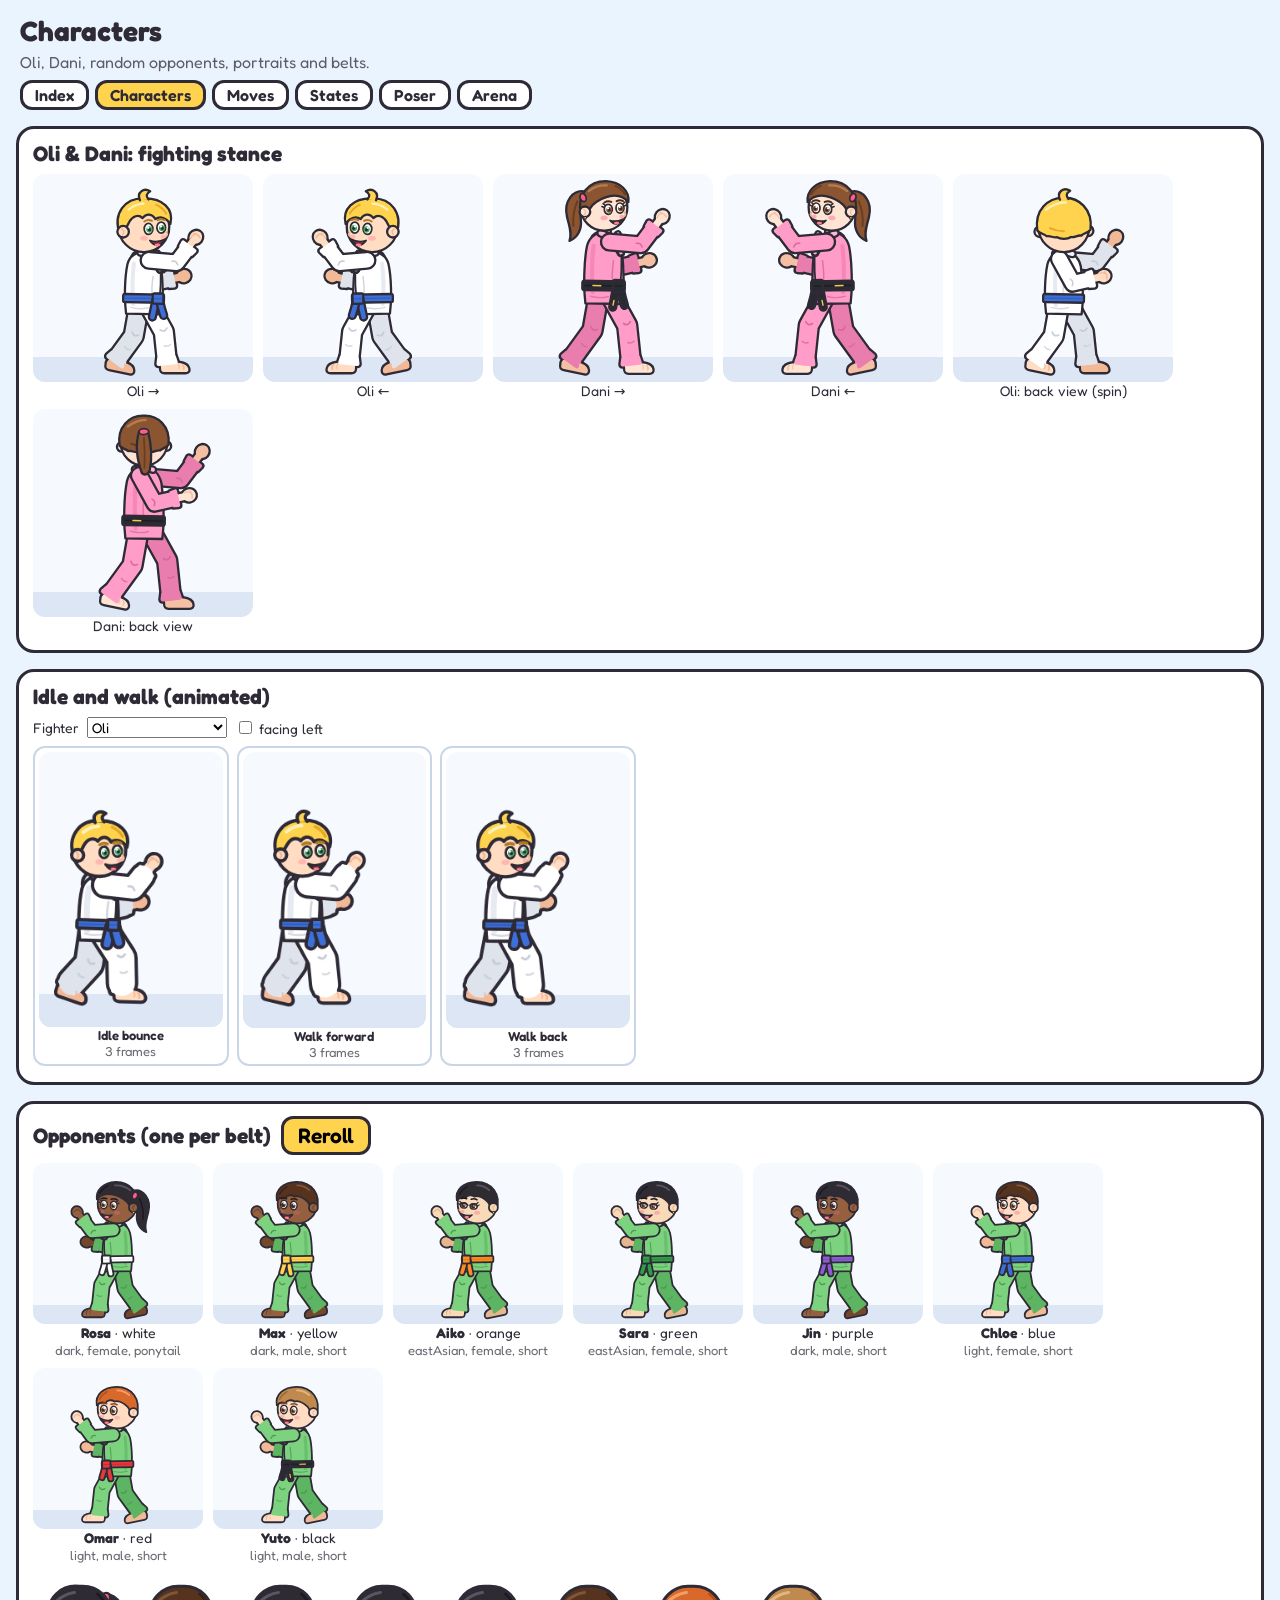
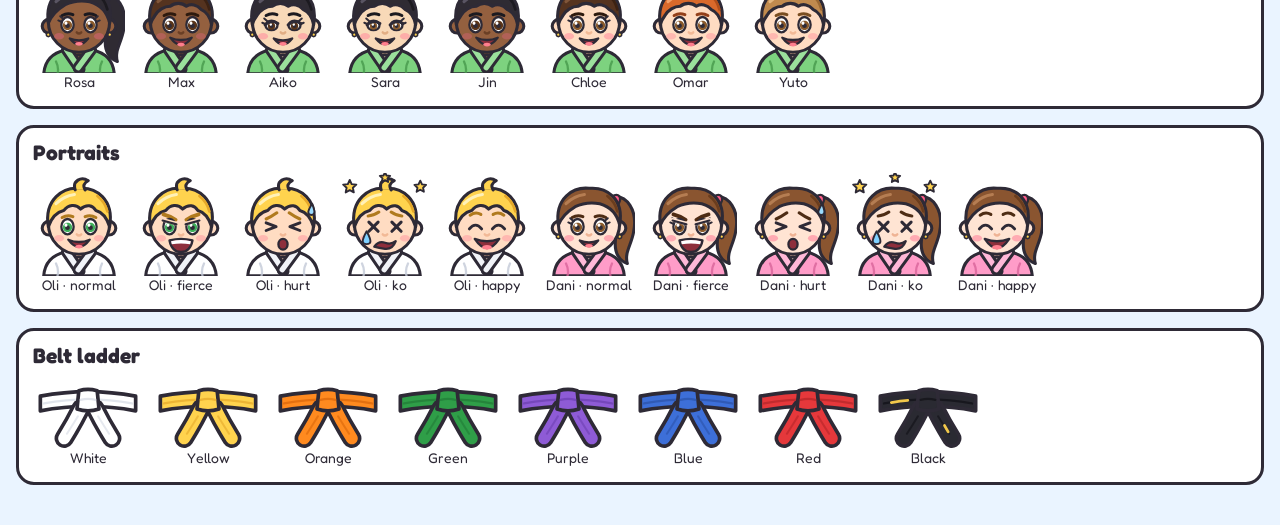
<file: taekwondo/Characters.html>
<!doctype html>
<html lang="en">
<head>
<meta charset="utf-8">
<meta name="viewport" content="width=device-width, initial-scale=1">
<title>Taekwondo Master — Characters</title>
<link rel="stylesheet" href="review.css">
</head>
<body>
<main id="main"></main>
<script src="assets.js"></script>
<script src="review.js"></script>
<script>
(function () {
  const R = window.TKDReview, A = R.A, main = R.$('main');
  R.header('Characters.html', 'Characters', 'Oli, Dani, random opponents, portraits and belts.');
  const sec = (title) => { const s = R.el('section', null, null, main); R.el('h2', null, title, s); return s; };
  const cell = (html, label, floor) => {
    const d = R.el('div', 'cell'); d.innerHTML = html + (label ? '<div>' + label + '</div>' : '');
    if (floor) d.firstChild.classList.add('floor');
    return d;
  };
  const VB = '-190 -345 380 360';
  const fsvg = (look, pose, opts, w) => A.toSvg(A.drawFighter(look, pose, opts), VB).replace('<svg ', '<svg width="' + w + '" height="' + Math.round(w * 360 / 380) + '" ');
  const sized = (svg, w) => svg.replace('<svg ', '<svg width="' + w + '" ');

  // heroes: static, drawn once
  const s1 = sec('Oli & Dani: fighting stance');
  const heroes = R.el('div', 'row', null, s1);
  [['oli', 1], ['oli', -1], ['dani', 1], ['dani', -1]].forEach(([k, f]) => heroes.appendChild(cell(fsvg(A.looks[k], A.poses.stance, { facing: f }, 220), A.looks[k].name + (f > 0 ? ' →' : ' ←'), true)));
  [['oli', 'Oli: back view (spin)'], ['dani', 'Dani: back view']].forEach(([k, l]) => heroes.appendChild(cell(fsvg(A.looks[k], Object.assign({}, A.poses.stance, { back: 1 }), {}, 220), l, true)));

  // animated idle / walk (visible tiles only)
  const s2 = sec('Idle and walk (animated)');
  R.controls(s2, { look: true, mirror: true });
  const tiles = R.el('div', 'tiles', null, s2);
  const ease = (t) => t * t * (3 - 2 * t);
  [['Idle bounce', A.poses.idle, 0.24], ['Walk forward', A.poses.walkFwd, 0.14], ['Walk back', A.poses.walkBack, 0.14]].forEach(([name, fr, dur]) => {
    R.tile(tiles, { name, extra: fr.length + ' frames', len: dur * fr.length, sample: (t) => {
      const pos = (t / dur) % fr.length, i = Math.floor(pos);
      return { pose: A.lerpPose(fr[i], fr[(i + 1) % fr.length], ease(pos - i)), expr: 'normal', y: 0 };
    } });
  });

  // opponents + portraits
  const s3 = sec('Opponents (one per belt) ');
  const rb = R.el('button', null, 'Reroll', s3.firstChild);
  const opps = R.el('div', 'row', null, s3), oppP = R.el('div', 'row', null, s3); oppP.style.marginTop = '8px';
  function reroll() {
    const list = A.belts.map((b) => A.randomOpponent(b.key));
    R.state.opp = list[3]; R.bump();
    opps.innerHTML = ''; oppP.innerHTML = '';
    list.forEach((o) => {
      opps.appendChild(cell(fsvg(o, A.poses.stance, { facing: -1 }, 170), '<b>' + o.name + '</b> · ' + o.belt + '<br><span class="muted">' + o.skin + ', ' + o.gender + ', ' + o.hairStyle + '</span>', true));
      oppP.appendChild(cell(sized(A.portrait(o, 'normal'), 92), o.name));
    });
  }
  rb.onclick = reroll; reroll();

  const s4 = sec('Portraits');
  const pr = R.el('div', 'row', null, s4);
  ['oli', 'dani'].forEach((k) => ['normal', 'fierce', 'hurt', 'ko', 'happy'].forEach((e) => pr.appendChild(cell(sized(A.portrait(A.looks[k], e), 92), A.looks[k].name + ' · ' + e))));

  const s5 = sec('Belt ladder');
  const bl = R.el('div', 'row', null, s5);
  A.belts.forEach((b) => bl.appendChild(cell(sized(A.beltBadge(b.key), 110), b.name)));

  R.start();
})();
</script>
</body>
</html>
</file>
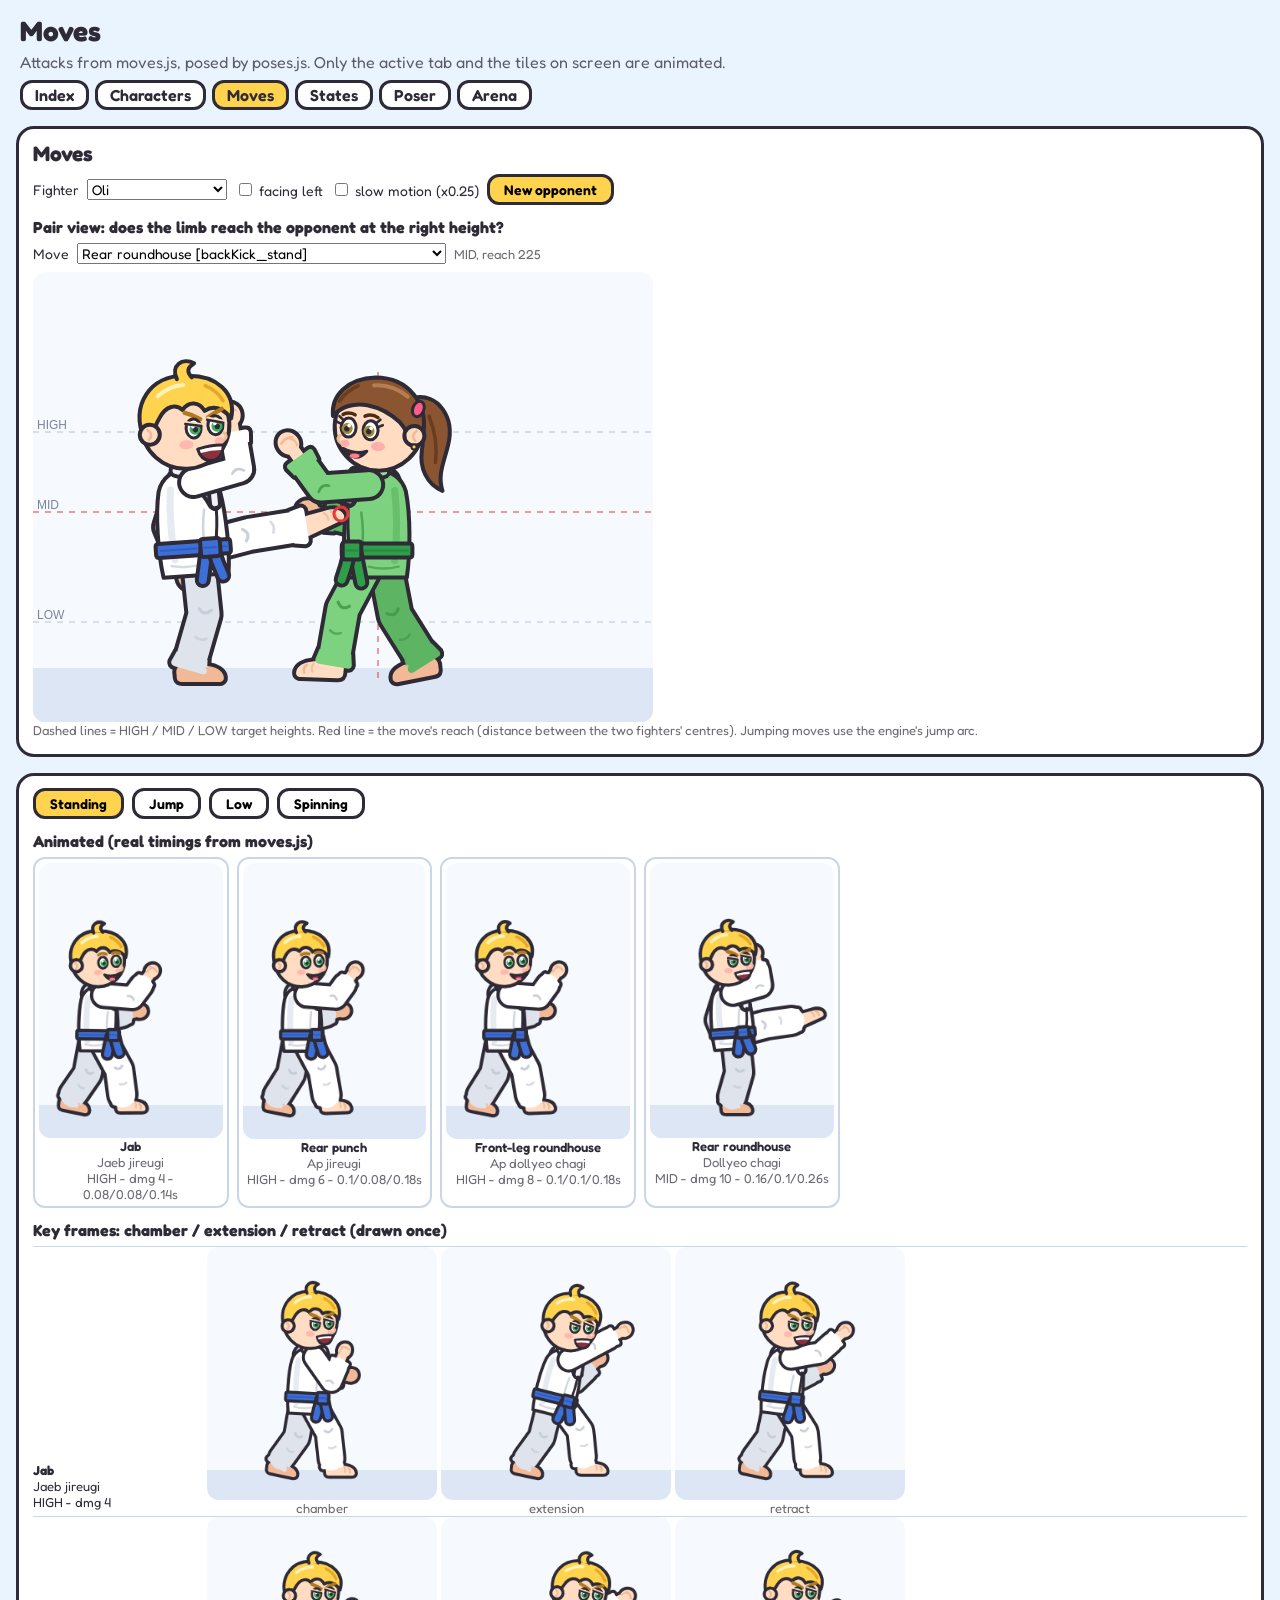
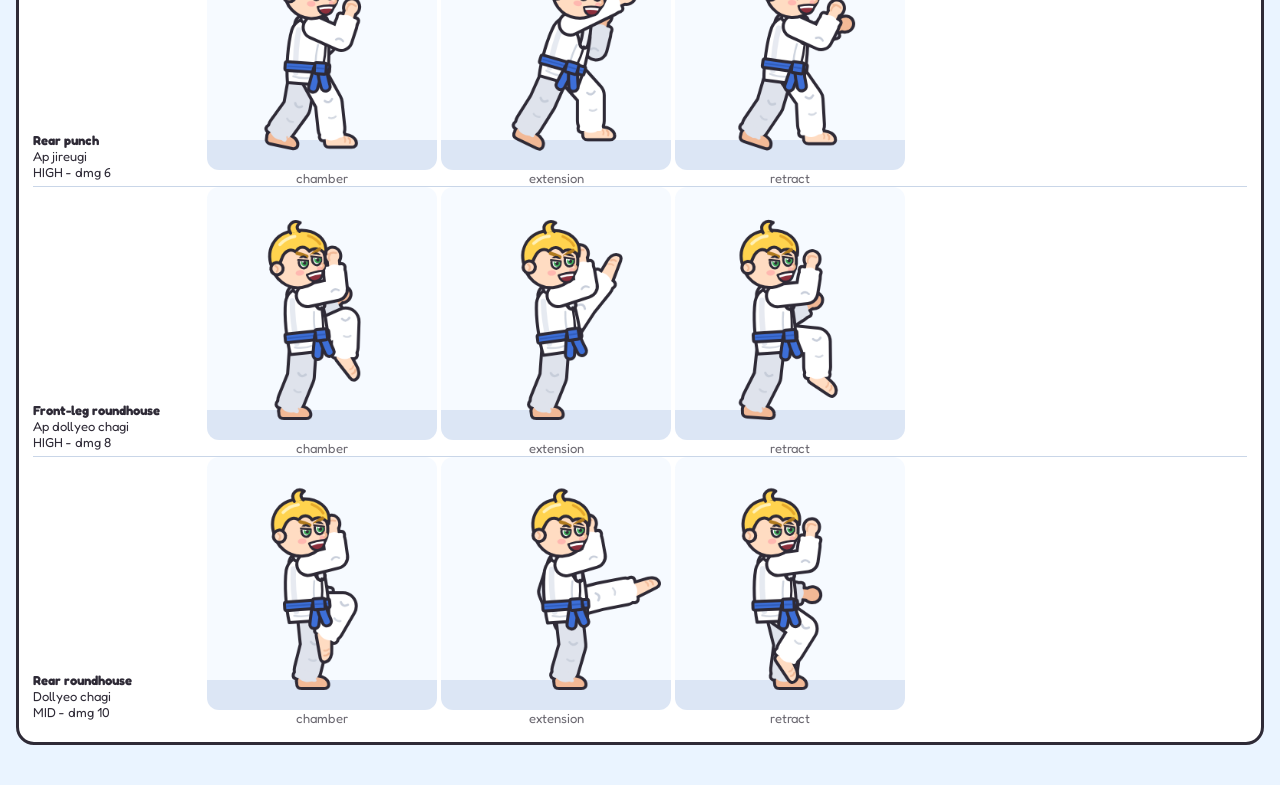
<file: taekwondo/Moves.html>
<!doctype html>
<html lang="en">
<head>
<meta charset="utf-8">
<meta name="viewport" content="width=device-width, initial-scale=1">
<title>Taekwondo Master — Moves</title>
<link rel="stylesheet" href="review.css">
</head>
<body>
<main id="main"></main>
<script src="assets.js"></script>
<script src="moves.js"></script>
<script src="poses.js"></script>
<script src="review.js"></script>
<script>
(function () {
  const R = window.TKDReview, main = R.$('main');
  R.header('Moves.html', 'Moves', 'Attacks from moves.js, posed by poses.js. Only the active tab and the tiles on screen are animated.');
  const mv = R.initMoves(), all = mv.M.list;
  const s = R.el('section', null, null, main); R.el('h2', null, 'Moves', s);
  R.controls(s, { look: true, mirror: true, slow: true, reroll: true });
  R.el('h3', null, 'Pair view: does the limb reach the opponent at the right height?', s);
  mv.pairView(s, all, null);
  R.el('div', 'muted', 'Dashed lines = HIGH / MID / LOW target heights. Red line = the move\'s reach (distance between the two fighters\' centres). Jumping moves use the engine\'s jump arc.', s);
  const groups = {
    Standing: (m) => !m.spin && m.variant === 'stand',
    Jump: (m) => !m.spin && m.variant === 'jump',
    Low: (m) => !m.spin && m.variant === 'low',
    Spinning: (m) => !!m.spin,
  };
  const s2 = R.el('section', null, null, main);
  R.tabs(s2, Object.keys(groups), (name, panel) => {
    const ms = all.filter(groups[name]);
    R.el('h3', null, 'Animated (real timings from moves.js)', panel);
    const t = R.el('div', 'tiles', null, panel);
    ms.forEach((m) => mv.moveTile(t, m, name));
    R.el('h3', null, 'Key frames: chamber / extension / retract (drawn once)', panel);
    const k = R.el('div', null, null, panel);
    ms.forEach((m) => mv.keyRow(k, m, name));
  });
  R.start();
})();
</script>
</body>
</html>
</file>
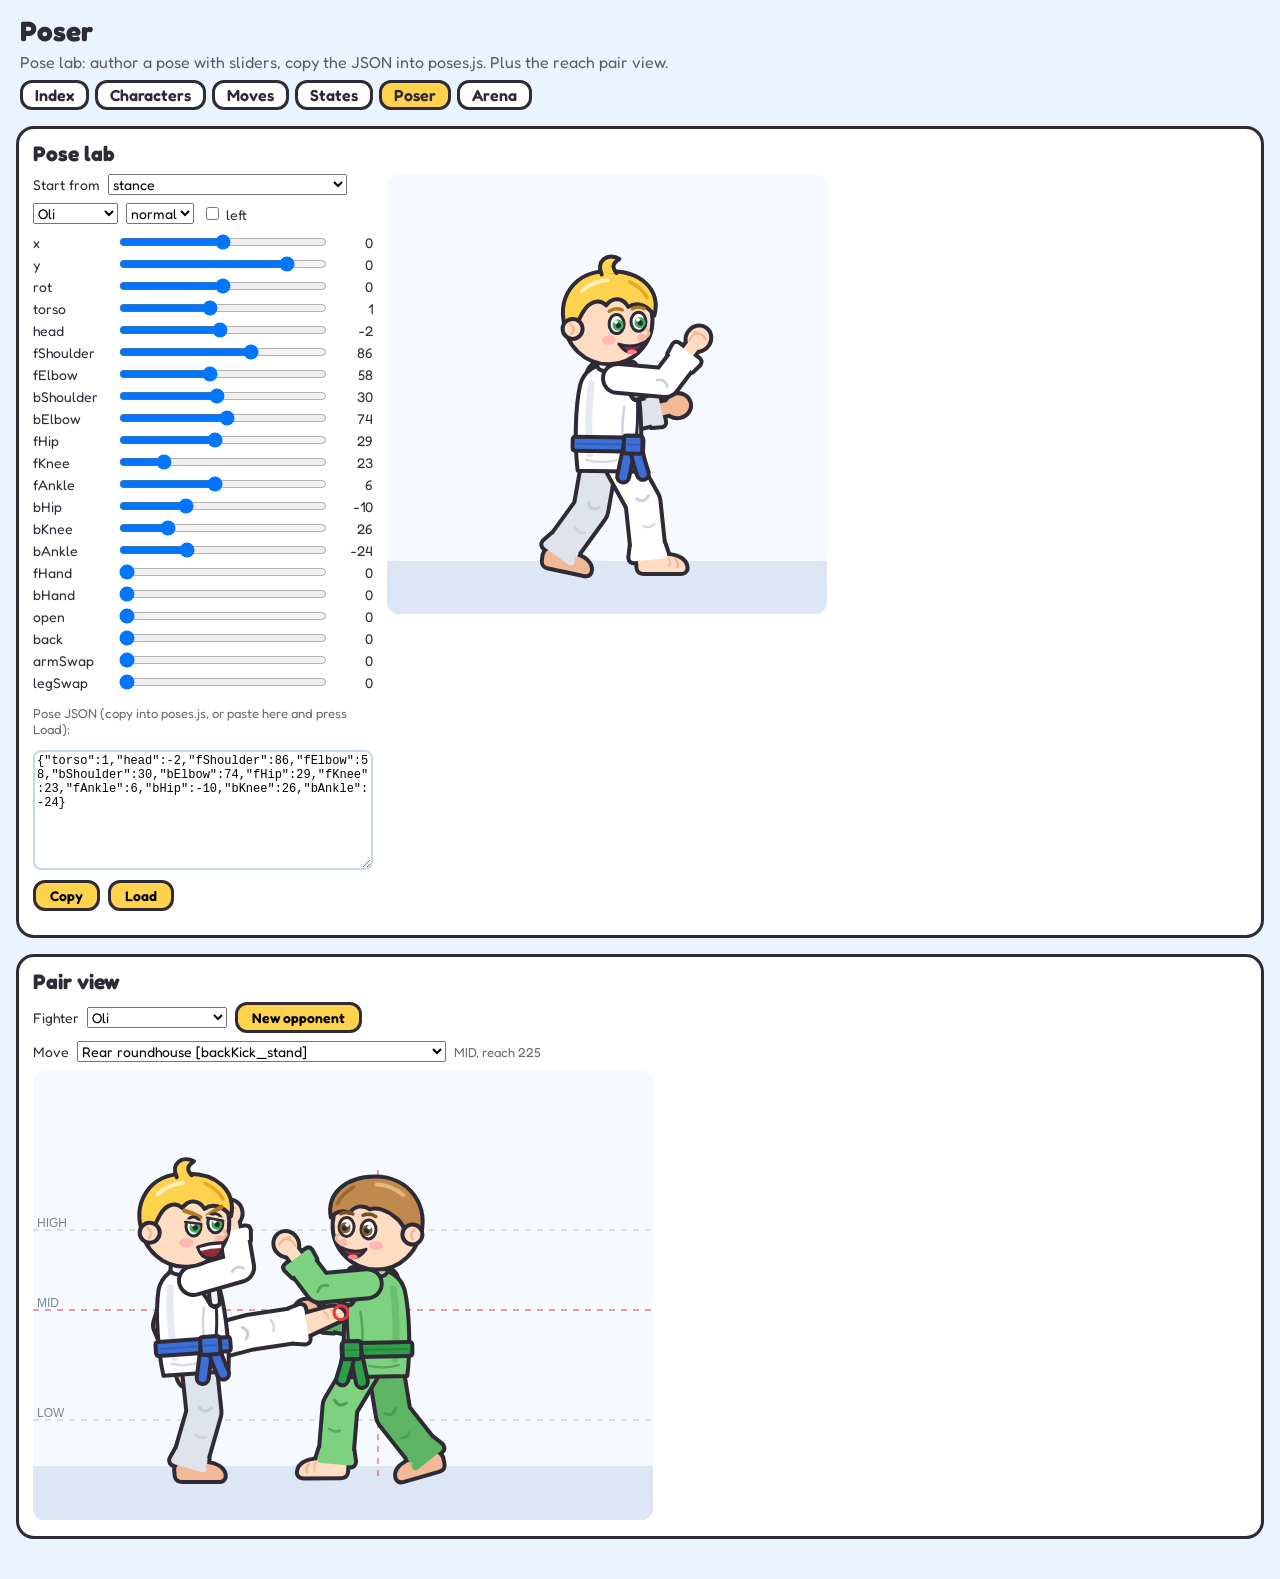
<file: taekwondo/Poser.html>
<!doctype html>
<html lang="en">
<head>
<meta charset="utf-8">
<meta name="viewport" content="width=device-width, initial-scale=1">
<title>Taekwondo Master — Poser</title>
<link rel="stylesheet" href="review.css">
</head>
<body>
<main id="main"></main>
<script src="assets.js"></script>
<script src="moves.js"></script>
<script src="poses.js"></script>
<script src="review.js"></script>
<script>
(function () {
  const R = window.TKDReview, A = R.A, $ = R.$, main = $('main');
  R.header('Poser.html', 'Poser', 'Pose lab: author a pose with sliders, copy the JSON into poses.js. Plus the reach pair view.');
  const mv = R.initMoves(), TP = mv.TP;
  const s = R.el('section', null, null, main); R.el('h2', null, 'Pose lab', s);
  const grid = R.el('div', 'poser', null, s);
  const left = R.el('div', null, null, grid), right = R.el('div', null, null, grid);
  const ctl = R.el('div', 'controls', 'Start from ', left);
  const base = R.el('select', null, null, ctl);
  const look = R.el('select', null, null, ctl);
  [['oli', 'Oli'], ['dani', 'Dani'], ['opp', 'Opponent']].forEach(([v, t]) => { R.el('option', null, t, look).value = v; });
  const expr = R.el('select', null, null, ctl);
  ['normal', 'fierce', 'hurt', 'ko', 'happy'].forEach((e) => R.el('option', null, e, expr));
  const ml = R.el('label', null, null, ctl); const mirror = R.el('input', null, null, ml); mirror.type = 'checkbox'; ml.append(' left');

  const RANGES = {
    x: [-150, 150], y: [-250, 50], rot: [-180, 180], torso: [-90, 120], head: [-60, 60],
    fShoulder: [-120, 200], fElbow: [-20, 160], bShoulder: [-120, 200], bElbow: [-20, 160],
    fHip: [-90, 170], fKnee: [-10, 160], fAnkle: [-90, 120],
    bHip: [-90, 170], bKnee: [-10, 160], bAnkle: [-90, 120],
    fHand: [0, 1], bHand: [0, 1], open: [0, 1], back: [0, 1], armSwap: [0, 1], legSwap: [0, 1],
  };
  const keys = Object.keys(RANGES);
  let pose = Object.assign({}, A.poses.stance);
  const inputs = {}, sl = R.el('div', 'sliders', null, left);
  const json = R.el('textarea'), copied = R.el('span', 'muted');
  let item;
  keys.forEach((k) => {
    const [lo, hi] = RANGES[k], step = hi - lo <= 1 ? 0.05 : 1;
    R.el('label', null, k, sl);
    const inp = R.el('input', null, null, sl); inp.type = 'range'; inp.min = lo; inp.max = hi; inp.step = step;
    const out = R.el('output', null, null, sl);
    inp.oninput = () => { pose[k] = +inp.value; out.value = inp.value; changed(); };
    inputs[k] = { inp, out };
  });
  function sync() { keys.forEach((k) => { const v = pose[k] || 0; inputs[k].inp.value = v; inputs[k].out.value = v; }); }
  function changed() {
    const clean = {};
    keys.forEach((k) => { if (pose[k]) clean[k] = Math.round(pose[k] * 100) / 100; });
    json.value = JSON.stringify(clean);
    item.dirty = true;
  }
  // base poses: stance, idle/walk frames, every state key pose is reachable via moves' key frames
  const bases = [['stance', A.poses.stance]];
  ['idle', 'walkFwd', 'walkBack'].forEach((n) => A.poses[n].forEach((p, i) => bases.push([n + '[' + i + ']', p])));
  TP.moveIds.forEach((id) => { const kf = TP.keyFrames(id); ['chamber', 'extension', 'retract'].forEach((k) => bases.push([id + ' ' + k, kf[k]])); });
  bases.forEach(([n]) => R.el('option', null, n, base));
  base.onchange = () => { pose = Object.assign({}, bases[base.selectedIndex][1]); sync(); changed(); };

  R.el('p', 'muted', 'Pose JSON (copy into poses.js, or paste here and press Load):', left);
  left.appendChild(json); json.spellcheck = false;
  const bar = R.el('div', 'controls', null, left); bar.style.marginTop = '6px';
  const copy = R.el('button', null, 'Copy', bar), load = R.el('button', null, 'Load', bar); bar.appendChild(copied);
  copy.onclick = () => {
    json.select();
    const done = () => { copied.textContent = 'copied'; setTimeout(() => (copied.textContent = ''), 1200); };
    try { navigator.clipboard.writeText(json.value).then(done, () => { document.execCommand('copy'); done(); }); }
    catch (e) { try { document.execCommand('copy'); done(); } catch (e2) { /* select is enough */ } }
  };
  load.onclick = () => {
    try { pose = Object.assign({}, JSON.parse(json.value)); sync(); changed(); copied.textContent = ''; }
    catch (e) { copied.textContent = 'not valid JSON'; }
  };

  // preview: one canvas, redrawn only when something changes (dirty flag), at most once per frame
  const cv = R.el('canvas', 'floor', null, right);
  item = R.item({ canvas: cv, w: 440, h: 440, draw(ctx) {
    const l = look.value === 'opp' ? R.state.opp : A.looks[look.value];
    const f = mirror.checked ? -1 : 1;
    ctx.fillStyle = '#DCE6F5'; ctx.fillRect(0, 400, 440, 40);
    A.drawToCanvas(ctx, A.drawFighter(l, pose, { facing: f, expression: expr.value, x: 220, y: 400 }));
  } });
  [look, expr, mirror].forEach((e) => { e.onchange = () => { item.dirty = true; }; });
  sync(); changed();

  const s2 = R.el('section', null, null, main); R.el('h2', null, 'Pair view', s2);
  R.controls(s2, { look: true, mirror: false, reroll: true });
  mv.pairView(s2, mv.M.list, null);
  R.start();
})();
</script>
</body></html>
</file>
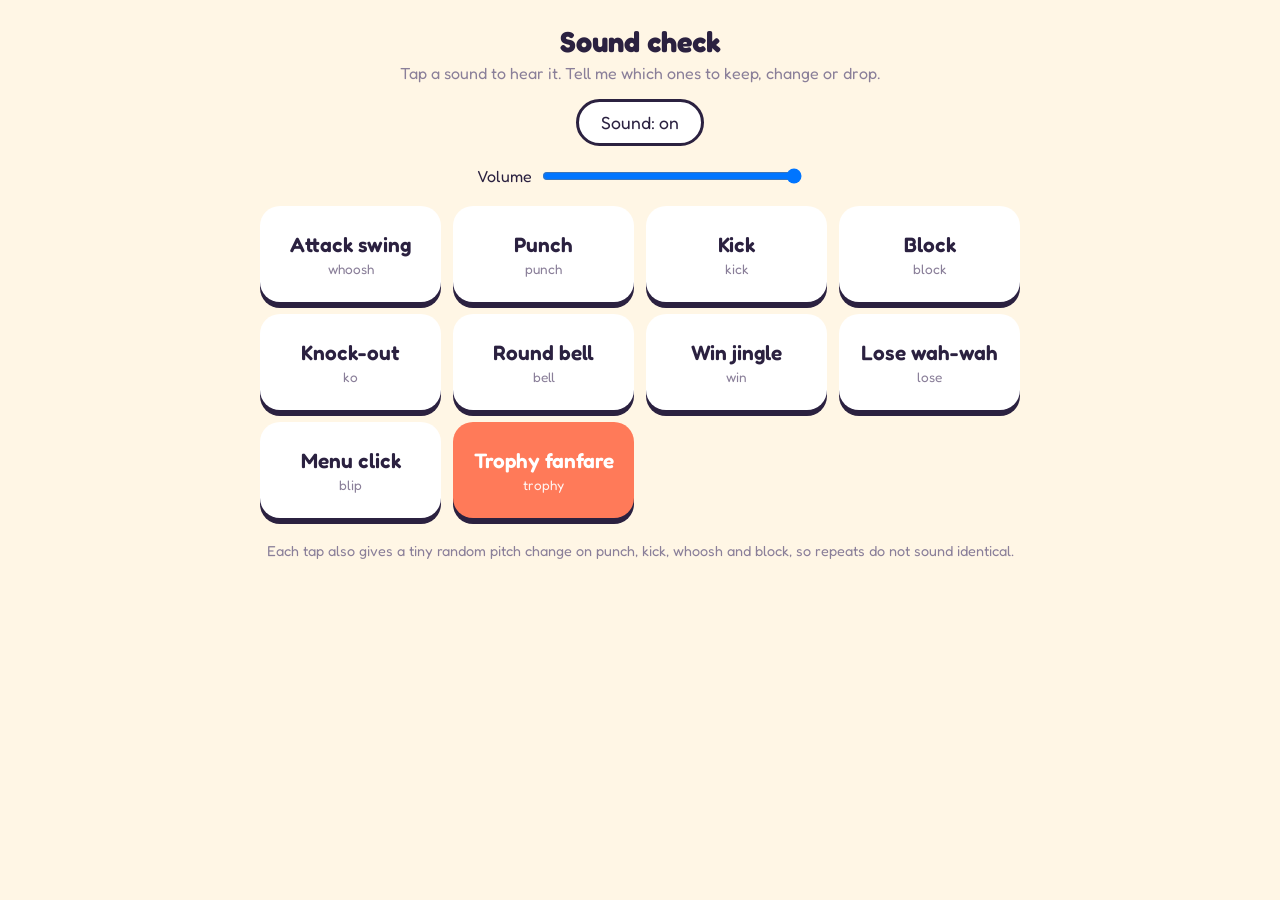
<file: taekwondo/Sounds.html>
<!doctype html>
<html lang="en">
<head>
<meta charset="utf-8">
<meta name="viewport" content="width=device-width, initial-scale=1">
<title>Taekwondo Master: sound check</title>
<style>
  @font-face {
    font-family: "Fredoka";
    src: url("fonts/Fredoka.ttf") format("truetype");
    font-weight: 300 700;
    font-display: swap;
  }
  :root {
    --bg: #fff6e5;
    --ink: #2b2140;
    --card: #ffffff;
    --accent: #ff7a59;
    --accent-2: #4fb3bf;
    --muted: #8a7f99;
  }
  @media (prefers-color-scheme: dark) {
    :root:not([data-theme="light"]) {
      --bg: #1f1a2e;
      --ink: #f6efff;
      --card: #2d2643;
      --accent: #ff9a7d;
      --accent-2: #7fd6df;
      --muted: #b3a8c7;
    }
  }
  :root[data-theme="dark"] {
    --bg: #1f1a2e;
    --ink: #f6efff;
    --card: #2d2643;
    --accent: #ff9a7d;
    --accent-2: #7fd6df;
    --muted: #b3a8c7;
  }
  * { box-sizing: border-box; }
  body {
    margin: 0;
    padding: 16px;
    background: var(--bg);
    color: var(--ink);
    font-family: "Fredoka", system-ui, sans-serif;
    min-height: 100vh;
  }
  h1 { font-size: 1.8rem; margin: 8px 0 4px; text-align: center; }
  p.lead { text-align: center; color: var(--muted); margin: 0 0 16px; }
  .mute-row { display: flex; justify-content: center; margin-bottom: 20px; }
  .mute {
    font: inherit;
    font-size: 1.1rem;
    padding: 10px 22px;
    border: 3px solid var(--ink);
    border-radius: 999px;
    background: var(--card);
    color: var(--ink);
    cursor: pointer;
  }
  .mute[aria-pressed="true"] { background: var(--accent-2); color: #1b1b1b; }
  .grid {
    display: grid;
    grid-template-columns: repeat(auto-fill, minmax(150px, 1fr));
    gap: 12px;
    max-width: 760px;
    margin: 0 auto;
  }
  .sound {
    font: inherit;
    font-size: 1.3rem;
    font-weight: 600;
    min-height: 96px;
    padding: 12px;
    border: 0;
    border-radius: 20px;
    background: var(--card);
    color: var(--ink);
    box-shadow: 0 6px 0 var(--ink);
    cursor: pointer;
    touch-action: manipulation;
  }
  .sound:active { transform: translateY(4px); box-shadow: 0 2px 0 var(--ink); }
  .sound:focus-visible { outline: 4px solid var(--accent); outline-offset: 3px; }
  .sound small { display: block; font-size: 0.85rem; font-weight: 400; color: var(--muted); margin-top: 4px; }
  .sound.big { background: var(--accent); color: #fff; }
  .sound.big small { color: #fff; opacity: 0.9; }
  .note { text-align: center; color: var(--muted); font-size: 0.9rem; margin-top: 24px; }
  .pitch-row { display: flex; justify-content: center; align-items: center; gap: 8px; margin: 0 0 20px; }
  .pitch-row label { font-size: 1rem; }
  .pitch-row input { width: min(60vw, 260px); }
</style>
</head>
<body>
  <h1>Sound check</h1>
  <p class="lead">Tap a sound to hear it. Tell me which ones to keep, change or drop.</p>

  <div class="mute-row">
    <button type="button" class="mute" id="mute" aria-pressed="false">Sound: on</button>
  </div>

  <div class="pitch-row">
    <label for="volume">Volume</label>
    <input type="range" id="volume" min="0" max="1" step="0.05" value="1">
  </div>

  <div class="grid" id="grid"></div>

  <p class="note">Each tap also gives a tiny random pitch change on punch, kick, whoosh and block, so repeats do not sound identical.</p>

  <script src="audio.js"></script>
  <script>
    (function () {
      var SOUNDS = [
        ['whoosh', 'Attack swing'],
        ['punch', 'Punch'],
        ['kick', 'Kick'],
        ['block', 'Block'],
        ['ko', 'Knock-out'],
        ['bell', 'Round bell'],
        ['win', 'Win jingle'],
        ['lose', 'Lose wah-wah'],
        ['blip', 'Menu click'],
        ['trophy', 'Trophy fanfare']
      ];
      var A = window.TKDAudio;
      var grid = document.getElementById('grid');
      var mute = document.getElementById('mute');
      var volume = document.getElementById('volume');

      function paintMute() {
        var on = !A.isMuted();
        mute.textContent = on ? 'Sound: on' : 'Sound: off';
        mute.setAttribute('aria-pressed', on ? 'false' : 'true');
      }

      SOUNDS.forEach(function (s) {
        var b = document.createElement('button');
        b.type = 'button';
        b.className = 'sound' + (s[0] === 'trophy' ? ' big' : '');
        b.textContent = s[1];
        var small = document.createElement('small');
        small.textContent = s[0];
        b.appendChild(small);
        b.addEventListener('click', function () {
          A.unlock();
          A.play(s[0], { volume: Number(volume.value) });
        });
        grid.appendChild(b);
      });

      mute.addEventListener('click', function () {
        A.unlock();
        A.setMuted(!A.isMuted());
        paintMute();
      });

      paintMute();
    })();
  </script>
</body>
</html>
</file>
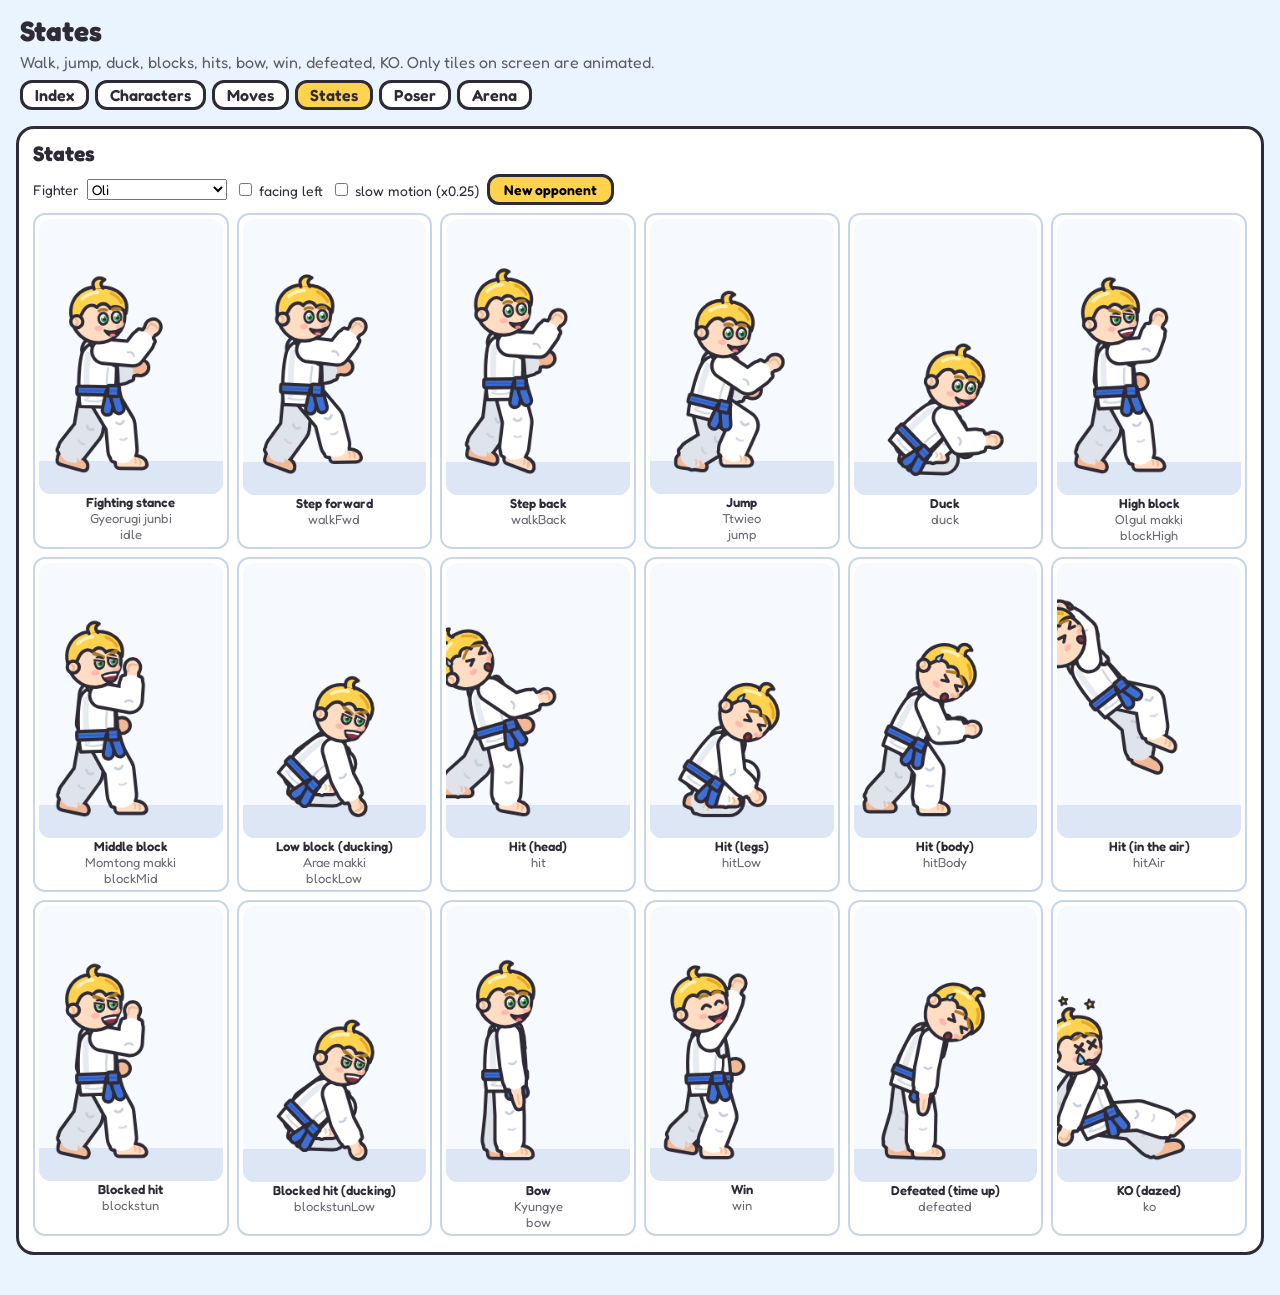
<file: taekwondo/States.html>
<!doctype html>
<html lang="en">
<head>
<meta charset="utf-8">
<meta name="viewport" content="width=device-width, initial-scale=1">
<title>Taekwondo Master — States</title>
<link rel="stylesheet" href="review.css">
</head>
<body>
<main id="main"></main>
<script src="assets.js"></script>
<script src="moves.js"></script>
<script src="poses.js"></script>
<script src="review.js"></script>
<script>
(function () {
  const R = window.TKDReview, main = R.$('main');
  R.header('States.html', 'States', 'Walk, jump, duck, blocks, hits, bow, win, defeated, KO. Only tiles on screen are animated.');
  const mv = R.initMoves();
  const s = R.el('section', null, null, main); R.el('h2', null, 'States', s);
  R.controls(s, { look: true, mirror: true, slow: true, reroll: true });
  const t = R.el('div', 'tiles', null, s);
  mv.TP.stateNames.forEach((st) => mv.stateTile(t, st, null));
  R.start();
})();
</script>
</body></html>
</file>
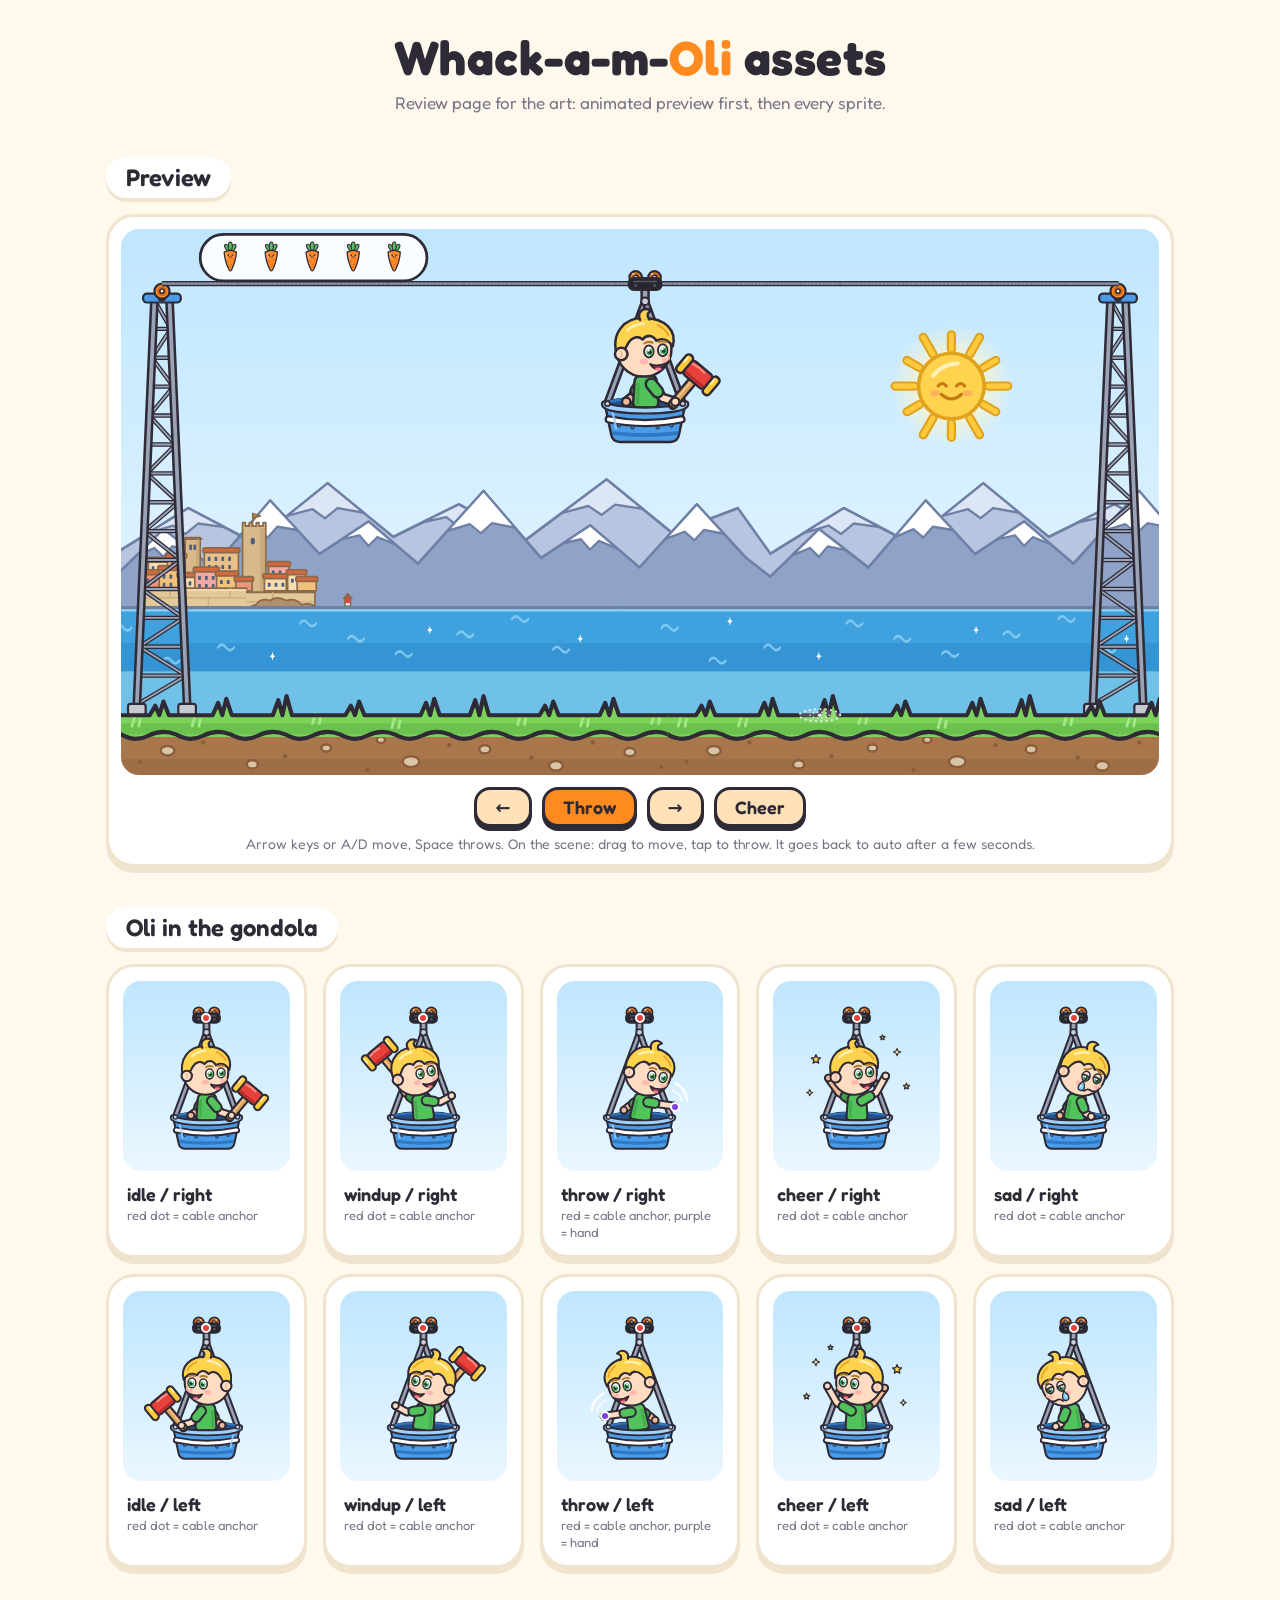
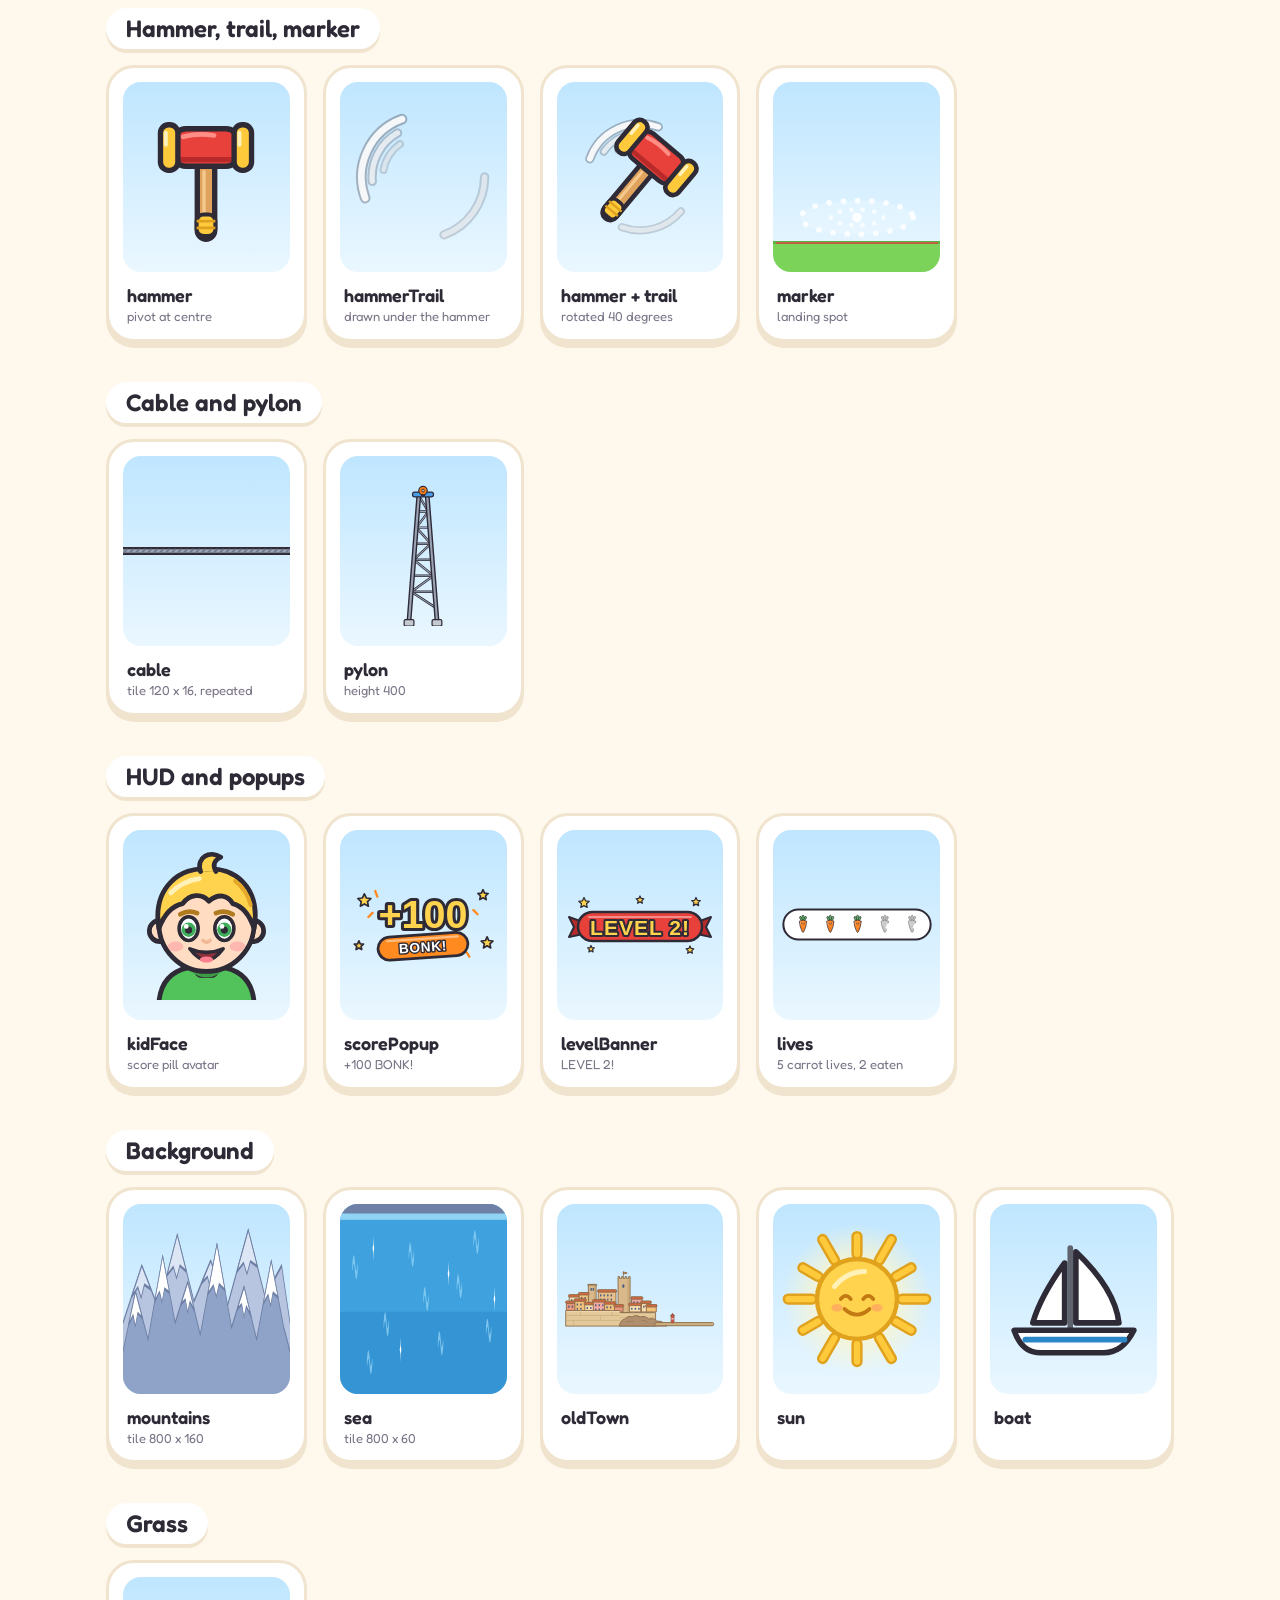
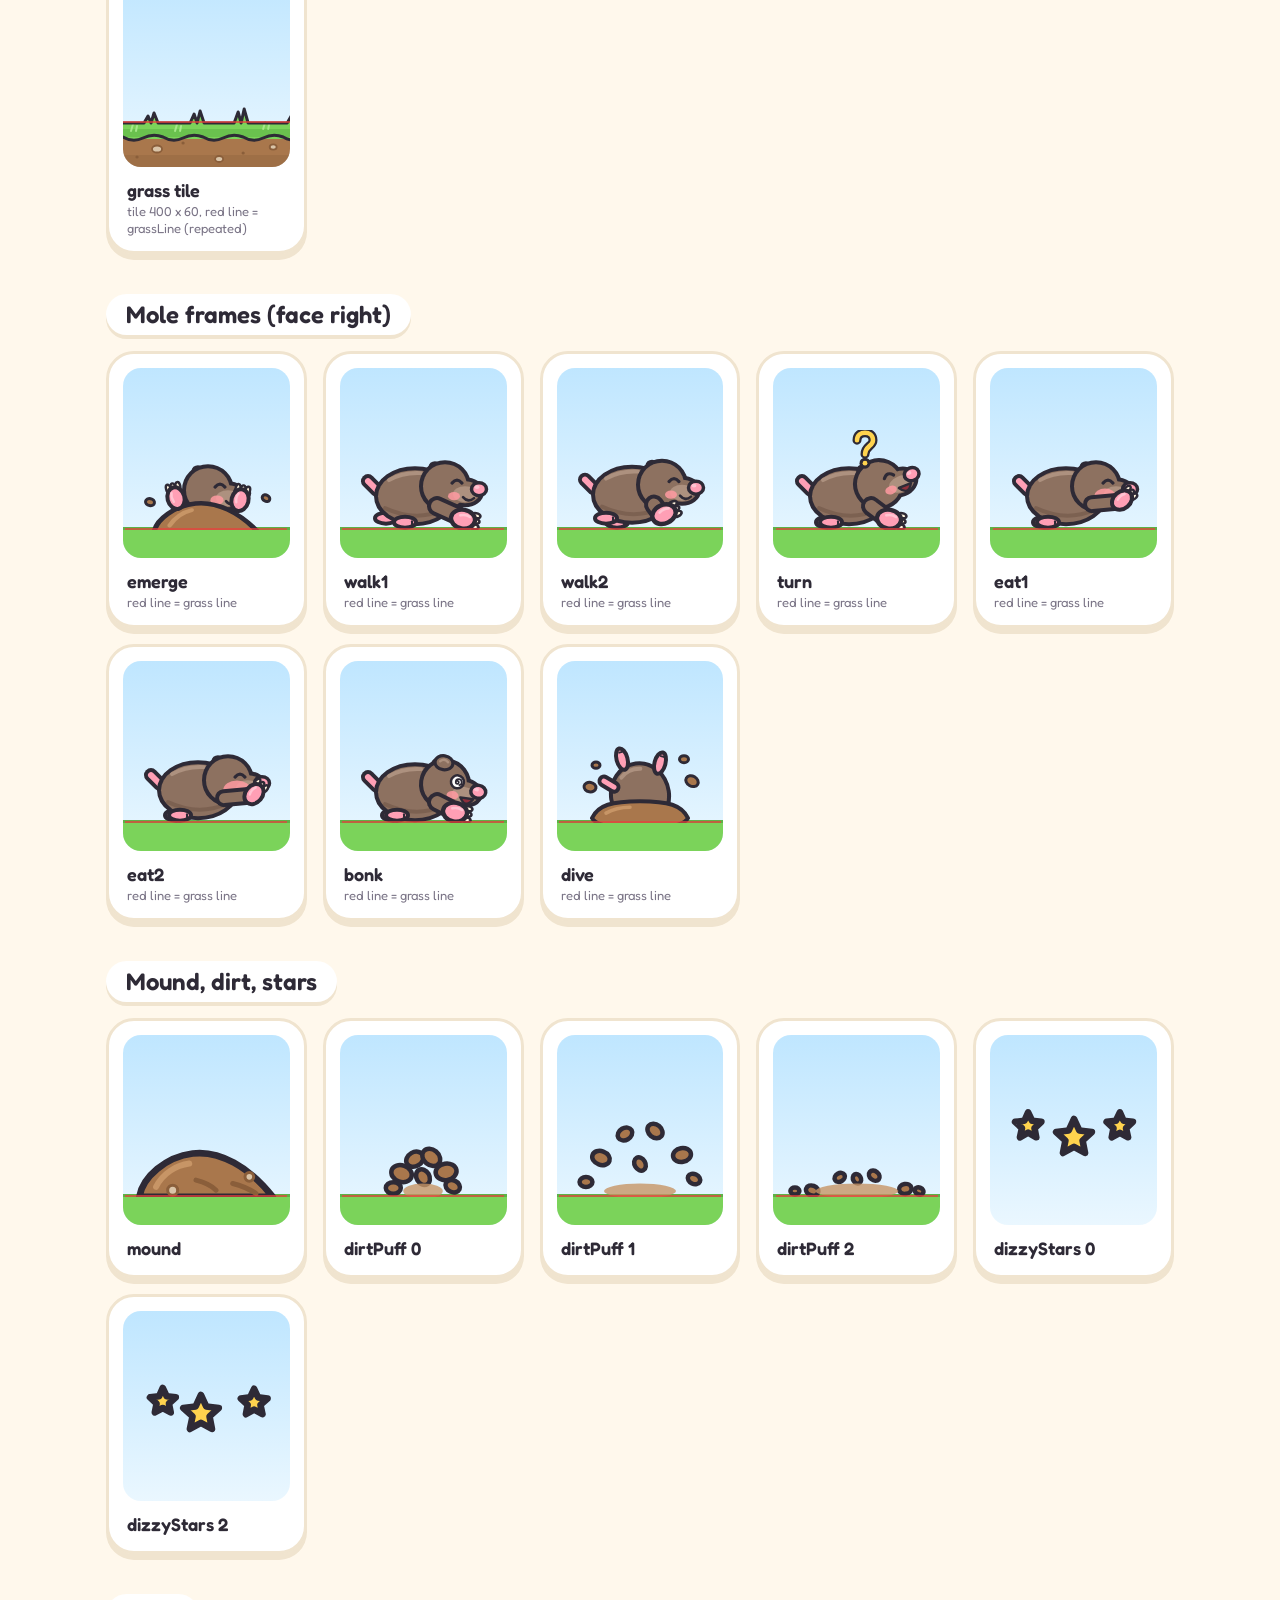
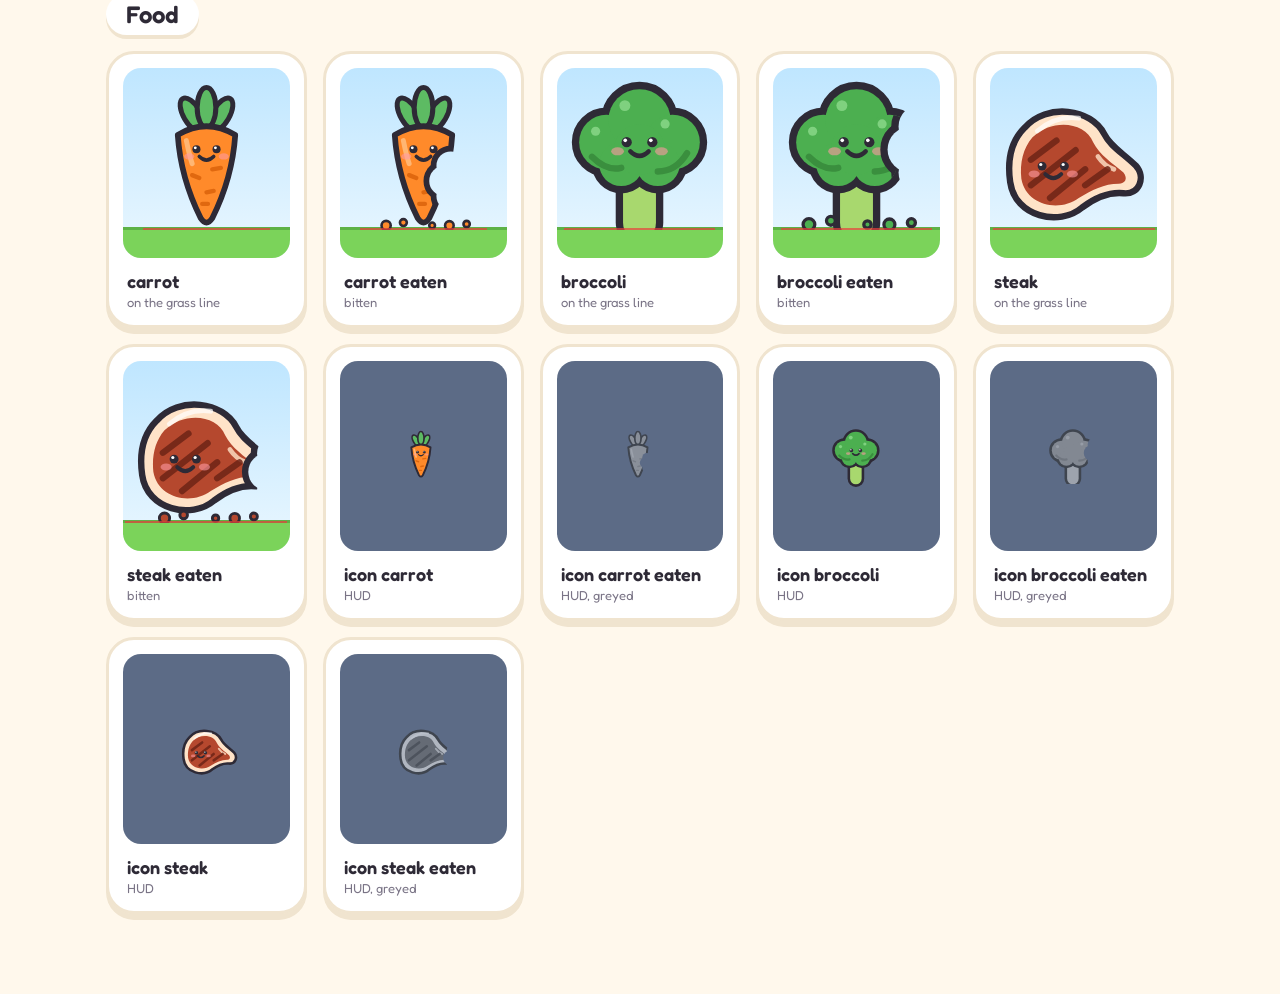
<file: whackamoli/Assets.html>
<!doctype html>
<html lang="en">
<head>
<meta charset="utf-8">
<meta name="viewport" content="width=device-width, initial-scale=1">
<title>Whack-a-m-Oli Assets</title>
<style>
  @font-face { font-family: 'Fredoka'; src: url('fonts/Fredoka.ttf') format('truetype'); font-weight: 300 700; font-display: swap; }
  :root {
    --bg: #FFF8EC; --card: #FFFFFF; --ink: #2E2A36; --muted: #7A7486; --line: #F0E4CF;
    --accent: #FF8A1F; --sky-top: #BFE6FF; --sky-bottom: #EAF7FF; --radius: 28px;
  }
  * { box-sizing: border-box; }
  body { margin: 0; font-family: 'Fredoka', ui-rounded, 'Segoe UI', system-ui, sans-serif; background: var(--bg); color: var(--ink); overflow-x: hidden; }
  header { padding: 28px 16px 4px; text-align: center; }
  h1 { margin: 0; font-size: clamp(28px, 6vw, 48px); font-weight: 700; letter-spacing: .5px; }
  h1 span { color: var(--accent); }
  header p { margin: 6px 0 0; color: var(--muted); font-size: 17px; }
  main { max-width: 1100px; margin: 0 auto; padding: 12px 16px 40px; }
  section { margin: 28px 0 40px; }
  h2 { display: inline-flex; font-size: 24px; font-weight: 600; margin: 0 0 16px; background: var(--card); padding: 6px 20px; border-radius: 999px; box-shadow: 0 4px 0 var(--line); }
  .grid { display: grid; grid-template-columns: repeat(auto-fill, minmax(190px, 1fr)); gap: 16px; }
  .card { background: var(--card); border-radius: var(--radius); padding: 14px; box-shadow: 0 6px 0 var(--line); border: 3px solid var(--line); min-width: 0; }
  .stage { background: linear-gradient(var(--sky-top), var(--sky-bottom)); border-radius: 18px; height: 190px; display: flex; align-items: center; justify-content: center; position: relative; overflow: hidden; padding: 8px; }
  .stage.grass { align-items: flex-end; padding-bottom: 28px; }
  .stage.grass::after { content: ''; position: absolute; left: 0; right: 0; bottom: 0; height: 28px; background: #7BD35A; border-top: 3px solid #5DB246; }
  .stage.dark { background: #5C6B86; }
  .stage.wideimg { padding: 0; }
  .stage .wrap { position: relative; display: inline-block; line-height: 0; max-width: 100%; max-height: 100%; z-index: 1; }
  .stage img { display: block; max-width: 100%; max-height: 172px; }
  .stage img.fill { width: 100%; height: 100%; max-height: none; }
  .anchor { position: absolute; width: 10px; height: 10px; margin: -5px 0 0 -5px; border-radius: 50%; background: #E8413C; border: 2px solid #fff; }
  .hand { background: #7B3FE4; }
  .base { position: absolute; left: -6px; right: -6px; bottom: 0; height: 2px; background: rgba(232,65,60,.7); }
  .card h3 { margin: 12px 4px 2px; font-size: 18px; font-weight: 600; }
  .card p { margin: 0 4px; color: var(--muted); font-size: 13px; line-height: 1.3; }

  .preview { background: var(--card); border-radius: var(--radius); padding: 12px; border: 3px solid var(--line); box-shadow: 0 6px 0 var(--line); }
  #scene-wrap { width: 100%; border-radius: 18px; overflow: hidden; line-height: 0; }
  canvas#scene { display: block; touch-action: none; }
  .ctrls { display: flex; gap: 10px; align-items: center; justify-content: center; flex-wrap: wrap; margin-top: 12px; }
  .ctrls button { font: inherit; font-weight: 600; font-size: 18px; color: var(--ink); background: #FFE2B8; border: 3px solid var(--ink); border-radius: 16px; padding: 6px 18px; cursor: pointer; box-shadow: 0 4px 0 var(--ink); touch-action: none; user-select: none; }
  .ctrls button:active { transform: translateY(3px); box-shadow: 0 1px 0 var(--ink); }
  .ctrls .throw { background: #FF8A1F; }
  .hint { color: var(--muted); font-size: 14px; text-align: center; margin: 8px 0 0; }
  @media (max-height: 500px) { header { padding: 6px 16px 0; } header p { display: none; } h1 { font-size: 22px; } main { padding-top: 2px; } section { margin-top: 10px; } h2 { margin-bottom: 8px; } .hint { display: none; } .ctrls { margin-top: 8px; } }
</style>
</head>
<body>
<header>
  <h1>Whack-a-m-<span>Oli</span> assets</h1>
  <p>Review page for the art: animated preview first, then every sprite.</p>
</header>
<main>
  <section>
    <h2>Preview</h2>
    <div class="preview">
      <div id="scene-wrap"><canvas id="scene"></canvas></div>
      <div class="ctrls">
        <button id="bL" aria-label="Move left">&larr;</button>
        <button id="bT" class="throw">Throw</button>
        <button id="bR" aria-label="Move right">&rarr;</button>
        <button id="bC">Cheer</button>
      </div>
      <p class="hint">Arrow keys or A/D move, Space throws. On the scene: drag to move, tap to throw. It goes back to auto after a few seconds.</p>
    </div>
  </section>
  <div id="sections"></div>
</main>

<script src="assets.js"></script>
<script src="field.js"></script>
<script>
(function () {
  'use strict';
  const A = window.WAMAssets, F = window.WAMField;
  const url = (svg) => A.toDataUrl(svg);

  // ======================= Sprite cards =======================
  const sections = [];
  const sec = (title) => { const s = { title, items: [] }; sections.push(s); return s; };
  const add = (s, name, svg, note, opt) => s.items.push(Object.assign({ name, svg, note }, opt));

  const sOli = sec('Oli in the gondola');
  for (const facing of ['right', 'left'])
    for (const pose of A.oliPoses)
      add(sOli, pose + ' / ' + facing, A.oli(pose, facing), pose === 'throw' ? 'red = cable anchor, purple = hand' : 'red dot = cable anchor', { anchor: true, facing, pose });

  const sHam = sec('Hammer, trail, marker');
  add(sHam, 'hammer', A.hammer(), 'pivot at centre');
  add(sHam, 'hammerTrail', A.hammerTrail(), 'drawn under the hammer');
  add(sHam, 'hammer + trail', '', 'rotated 40 degrees', { combo: true });
  add(sHam, 'marker', A.marker(), 'landing spot', { grass: true, baseline: true });

  const sCab = sec('Cable and pylon');
  add(sCab, 'cable', A.cable(), 'tile 120 x 16, repeated', { tile: true });
  add(sCab, 'pylon', A.pylon(400), 'height 400', {});

  const sHud = sec('HUD and popups');
  add(sHud, 'kidFace', A.kidFace(), 'score pill avatar');
  add(sHud, 'scorePopup', A.scorePopup(), '+100 BONK!');
  add(sHud, 'levelBanner', A.levelBanner(2), 'LEVEL 2!');
  // Lives: 5 carrots, greyed with a bite as moles eat the food (here: 2 lost)
  const livesSvg = (left) => {
    let inner = '<rect x="2" y="2" width="216" height="44" rx="22" fill="#FFFFFF" stroke="#2E2A36" stroke-width="3"/>';
    for (let i = 0; i < 5; i++) inner += F.foodIcon('carrot', i >= left).replace('<svg ', `<svg x="${14 + i * 40}" y="6" width="36" height="36" `);
    return `<svg xmlns="http://www.w3.org/2000/svg" viewBox="0 0 220 48">${inner}</svg>`;
  };
  add(sHud, 'lives', livesSvg(3), '5 carrot lives, 2 eaten');

  const sBg = sec('Background');
  add(sBg, 'mountains', A.background.mountains(), 'tile 800 x 160', { stretch: true });
  add(sBg, 'sea', A.background.sea(), 'tile 800 x 60', { stretch: true });
  add(sBg, 'oldTown', A.background.oldTown(), '');
  add(sBg, 'sun', A.background.sun(), '');
  add(sBg, 'boat', A.background.boat(), '');

  const sGr = sec('Grass');
  add(sGr, 'grass tile', F.grass(), 'tile 400 x 60, red line = grassLine (repeated)', { grassTile: true });

  const sMole = sec('Mole frames (face right)');
  for (const fr of F.moleFrames) add(sMole, fr, F.mole(fr), 'red line = grass line', { baseline: true, grass: true });

  const sFx = sec('Mound, dirt, stars');
  add(sFx, 'mound', F.mound(), '', { baseline: true, grass: true });
  for (let i = 0; i < 3; i++) add(sFx, 'dirtPuff ' + i, F.dirtPuff(i), '', { baseline: true, grass: true });
  add(sFx, 'dizzyStars 0', F.dizzyStars(0), '');
  add(sFx, 'dizzyStars 2', F.dizzyStars(2), '');

  const sFood = sec('Food');
  for (const k of F.foodKinds) {
    add(sFood, k, F.food(k), 'on the grass line', { baseline: true, grass: true });
    add(sFood, k + ' eaten', F.foodEaten(k), 'bitten', { baseline: true, grass: true });
  }
  for (const k of F.foodKinds) {
    add(sFood, 'icon ' + k, F.foodIcon(k, false), 'HUD', { dark: true, small: true });
    add(sFood, 'icon ' + k + ' eaten', F.foodIcon(k, true), 'HUD, greyed', { dark: true, small: true });
  }

  const root = document.getElementById('sections');
  for (const s of sections) {
    const el = document.createElement('section');
    const h = document.createElement('h2'); h.textContent = s.title; el.appendChild(h);
    const grid = document.createElement('div'); grid.className = 'grid'; el.appendChild(grid);
    for (const it of s.items) {
      const card = document.createElement('div'); card.className = 'card';
      const stage = document.createElement('div');
      stage.className = 'stage' + (it.grass ? ' grass' : '') + (it.dark ? ' dark' : '') + (it.stretch || it.tile || it.grassTile ? ' wideimg' : '');
      const wrap = document.createElement('div'); wrap.className = 'wrap';
      if (it.combo) {
        const mk = (svg) => { const i = new Image(); i.src = url(svg); i.style.cssText = 'position:absolute;left:0;top:0;width:100%;height:100%;transform:rotate(40deg)'; return i; };
        wrap.style.width = '130px'; wrap.style.height = '130px';
        wrap.appendChild(mk(A.hammerTrail())); wrap.appendChild(mk(A.hammer()));
      } else if (it.tile || it.grassTile) {
        const w = it.grassTile ? '400px 60px' : '120px 16px';
        wrap.style.cssText = 'width:100%;height:100%;background:url("' + url(it.svg) + '") repeat-x;background-size:' + w + ';background-position:0 ' + (it.grassTile ? '100%' : '50%');
        if (it.grassTile) { const l = document.createElement('div'); l.className = 'base'; l.style.bottom = (60 - F.grassLine) + 'px'; wrap.appendChild(l); }
      } else {
        const img = new Image(); img.src = url(it.svg); img.alt = it.name;
        if (it.stretch) { img.className = 'fill'; wrap.style.cssText = 'width:100%;height:100%'; }
        else {
          const m = /viewBox="([-\d. ]+)"/.exec(it.svg).slice(1)[0].trim().split(/\s+/).map(Number);
          const k = it.small ? 64 / m[2] : Math.min(150 / m[2], 150 / m[3]);
          wrap.style.width = Math.round(m[2] * k) + 'px'; wrap.style.height = Math.round(m[3] * k) + 'px';
          img.style.width = '100%'; img.style.height = '100%'; img.style.maxHeight = 'none';
        }
        wrap.appendChild(img);
        if (it.anchor) {
          const vb = A.oliViewBox, a = A.oliAnchor, hd = A.oliHand;
          const fx = (x) => (it.facing === 'left' ? 2 * a.x - x : x);
          const dot = (cx, cy, cls) => { const d = document.createElement('div'); d.className = 'anchor ' + cls; d.style.left = ((cx - vb.x) / vb.w * 100) + '%'; d.style.top = ((cy - vb.y) / vb.h * 100) + '%'; wrap.appendChild(d); };
          dot(a.x, a.y, ''); if (it.pose === 'throw') dot(fx(hd.x), hd.y, 'hand');
        }
        if (it.baseline) { const b = document.createElement('div'); b.className = 'base'; wrap.appendChild(b); }
      }
      stage.appendChild(wrap); card.appendChild(stage);
      const h3 = document.createElement('h3'); h3.textContent = it.name; card.appendChild(h3);
      if (it.note) { const p = document.createElement('p'); p.textContent = it.note; card.appendChild(p); }
      grid.appendChild(card);
    }
    root.appendChild(el);
  }

  // ======================= Animated preview =======================
  const H = 400;
  const CABLE_Y = 40, GROUND_Y = 356;
  const S = A.oliScale;               // gondola / cable / pylon scale
  const MS = 0.5, FS = 0.45, HS = 0.44;
  const G = 1600;                     // gravity, world units / s^2
  const canvas = document.getElementById('scene');
  const wrapEl = document.getElementById('scene-wrap');
  const ctx = canvas.getContext('2d');
  let W = 800, scale = 1, dpr = 1;

  const imgs = {};
  const load = (key, svg) => new Promise((res) => { const i = new Image(); i.onload = () => { imgs[key] = i; res(); }; i.onerror = () => res(); i.src = url(svg); });
  const pylonUnits = Math.round((GROUND_Y - CABLE_Y) / S);
  const jobs = [];
  for (const p of A.oliPoses) for (const f of ['left', 'right']) jobs.push(load('oli-' + p + f, A.oli(p, f)));
  jobs.push(load('hammer', A.hammer()), load('trail', A.hammerTrail()), load('marker', A.marker()));
  jobs.push(load('cable', A.cable()), load('pylon', A.pylon(pylonUnits)));
  jobs.push(load('popup', A.scorePopup()), load('banner', A.levelBanner(2)));
  jobs.push(load('mountains', A.background.mountains()), load('sea', A.background.sea()), load('town', A.background.oldTown()), load('sun', A.background.sun()), load('boat', A.background.boat()));
  jobs.push(load('grass', F.grass()), load('mound', F.mound()));
  for (const f of F.moleFrames) jobs.push(load('mole-' + f, F.mole(f)));
  for (let i = 0; i < 3; i++) jobs.push(load('puff' + i, F.dirtPuff(i)));
  for (let i = 0; i < 6; i++) jobs.push(load('stars' + i, F.dizzyStars(i * Math.PI / 3)));
  for (const k of F.foodKinds) { jobs.push(load('food-' + k, F.food(k))); jobs.push(load('eaten-' + k, F.foodEaten(k))); }
  jobs.push(load('life', F.foodIcon('carrot', false)), load('lifeLost', F.foodIcon('carrot', true)));

  const oli = { x: 200, vel: 0, facing: 'right', pose: 'idle', poseT: 0, cool: 0, manualT: 0, cheerT: 0, aim: null, autoDir: 1 };
  const hammers = [], puffs = [], popups = [], keys = {};
  let banner = null, t = 0, nextCheer = 12, nextBonk = 6;
  let mole = null, food = null, nextMoleAt = 0.4;
  let lives = 5, lostT = 0, refillT = 0;   // carrot lives (HUD demo: refills after running out)
  const LAUNCH = { vx: 135, vy: -240 };  // same soft lob as game.js

  function newRound() {
    const kind = F.foodKinds[Math.floor(Math.random() * F.foodKinds.length)];
    const fx = W * (0.35 + Math.random() * 0.3);
    const away = Math.random() < 0.5 ? -1 : 1;
    const sx = Math.max(60, Math.min(W - 60, fx - away * W * 0.18));
    food = { kind, x: fx, eaten: false };
    mole = { state: 'emerge', t: 0, x: sx, dir: away, away, edge: away < 0 ? 34 : W - 34, anim: 0 };
    puffs.push({ x: sx, t: 0 });
  }
  function handWorld() {
    const a = A.oliAnchor, h = A.oliHand, f = oli.facing === 'left' ? -1 : 1;
    return { x: oli.x + f * (h.x - a.x) * S, y: CABLE_Y + (h.y - a.y) * S };
  }
  function landingX(hx, hy, vx, vy) {
    const tt = (-vy + Math.sqrt(vy * vy + 2 * G * (GROUND_Y - hy))) / G;
    return hx + vx * tt;
  }
  function startThrow(aim) {
    if (oli.cool > 0 || oli.pose === 'windup' || oli.pose === 'throw' || oli.cheerT > 0) return false;
    oli.pose = 'windup'; oli.poseT = 0.28; oli.aim = aim || null; oli.cool = 0.6;
    return true;
  }
  function releaseHammer() {
    const h = handWorld(), d = oli.facing === 'left' ? -1 : 1;
    let vx, vy;
    if (oli.aim) { const T = oli.aim.T; vx = (oli.aim.x - h.x) / T; vy = (GROUND_Y - h.y - 0.5 * G * T * T) / T; }
    else { vx = d * LAUNCH.vx + oli.vel * 0.6; vy = LAUNCH.vy; }
    hammers.push({ x: h.x, y: h.y, vx, vy, rot: 0, spin: (vx >= 0 ? 1 : -1) * 11 });
    oli.pose = 'throw'; oli.poseT = 0.3; oli.aim = null;
  }
  function bonkMole() {
    mole.state = 'bonk'; mole.t = 0;
    popups.push({ x: mole.x, y: GROUND_Y - 36, t: 0 });
  }

  function update(dt) {
    t += dt;
    const input = (keys.ArrowLeft || keys.a || keys.A ? -1 : 0) + (keys.ArrowRight || keys.d || keys.D ? 1 : 0);
    const minX = 70, maxX = W - 70, prevX = oli.x;
    if (input) oli.manualT = 5;
    if (oli.manualT > 0) oli.manualT -= dt;
    const busy = oli.pose === 'windup' || oli.pose === 'throw' || oli.cheerT > 0;
    if (input) { oli.x += input * 170 * dt; oli.facing = input < 0 ? 'left' : 'right'; }
    else if (oli.manualT <= 0 && !busy) {
      oli.x += oli.autoDir * 75 * dt;
      if (oli.x > maxX) { oli.x = maxX; oli.autoDir = -1; }
      if (oli.x < minX) { oli.x = minX; oli.autoDir = 1; }
      oli.facing = oli.autoDir < 0 ? 'left' : 'right';
    }
    oli.x = Math.max(minX, Math.min(maxX, oli.x));
    oli.vel = (oli.x - prevX) / Math.max(dt, 1e-4);
    oli.cool -= dt;
    if (oli.cheerT > 0) { oli.cheerT -= dt; oli.pose = oli.cheerT > 0 ? 'cheer' : 'idle'; }
    else if (oli.pose === 'windup' || oli.pose === 'throw') {
      oli.poseT -= dt;
      if (oli.poseT <= 0) { if (oli.pose === 'windup') releaseHammer(); else oli.pose = 'idle'; }
    }
    nextCheer -= dt;
    if (nextCheer <= 0 && oli.pose === 'idle') { nextCheer = 16; oli.cheerT = 2.2; banner = { t: 0 }; }
    if (banner) { banner.t += dt; if (banner.t > 2.6) banner = null; }

    if (!mole) { nextMoleAt -= dt; if (nextMoleAt <= 0) newRound(); }
    else {
      const m = mole, sp = 55; m.t += dt; m.anim += dt;
      if (m.state === 'emerge') { if (m.t > 0.55) { m.state = 'away'; m.t = 0; } }
      else if (m.state === 'away') {
        m.x += m.away * sp * dt; m.dir = m.away;
        if ((m.away < 0 && m.x <= m.edge) || (m.away > 0 && m.x >= m.edge)) { m.state = 'turn'; m.t = 0; }
      } else if (m.state === 'turn') { if (m.t > 0.4) { m.state = 'back'; m.t = 0; m.dir = -m.away; } }
      else if (m.state === 'back') {
        m.x += m.dir * sp * dt;
        if ((m.dir < 0 && m.x <= food.x) || (m.dir > 0 && m.x >= food.x)) { m.x = food.x; m.state = 'eat'; m.t = 0; food.eaten = true; lives = Math.max(0, lives - 1); lostT = 0.8; if (!lives) refillT = 3; }
      } else if (m.state === 'eat') { if (m.t > 1.8) { m.state = 'dive'; m.t = 0; puffs.push({ x: m.x, t: 0 }); } }
      else if (m.state === 'bonk') { if (m.t > 1.0) { m.state = 'dive'; m.t = 0; puffs.push({ x: m.x, t: 0 }); } }
      else if (m.state === 'dive') { if (m.t > 0.4) { mole = null; food = null; nextMoleAt = 1.3; } }
      // scripted bonk: aim a hammer at where the mole will be
      nextBonk -= dt;
      if (mole && nextBonk <= 0 && oli.manualT <= 0 && m.state === 'back' && oli.pose === 'idle') {
        const T = 0.7, tx = m.x + m.dir * sp * (T + 0.28);
        if (tx > 40 && tx < W - 40 && Math.abs(tx - oli.x) < 140) {
          oli.facing = tx < oli.x ? 'left' : 'right';
          if (startThrow({ x: tx, T })) nextBonk = 9;
        } else nextBonk = 1;
      }
    }

    for (let i = hammers.length - 1; i >= 0; i--) {
      const h = hammers[i];
      h.vy += G * dt; h.x += h.vx * dt; h.y += h.vy * dt; h.rot += h.spin * dt;
      if (mole && ['away', 'turn', 'back', 'eat'].indexOf(mole.state) >= 0 && h.vy > 0 && Math.abs(h.x - mole.x) < 30 && h.y > GROUND_Y - 44) { bonkMole(); hammers.splice(i, 1); continue; }
      if (h.y >= GROUND_Y - 4 || h.x < -40 || h.x > W + 40) { if (h.y >= GROUND_Y - 4) puffs.push({ x: h.x, t: 0 }); hammers.splice(i, 1); }
    }
    if (lostT > 0) lostT -= dt;
    if (refillT > 0) { refillT -= dt; if (refillT <= 0) lives = 5; }
    for (const p of puffs) p.t += dt;
    for (let i = puffs.length - 1; i >= 0; i--) if (puffs[i].t > 0.4) puffs.splice(i, 1);
    for (const p of popups) p.t += dt;
    for (let i = popups.length - 1; i >= 0; i--) if (popups[i].t > 1.2) popups.splice(i, 1);
  }

  const im = (k, x, y, w, h) => { const i = imgs[k]; if (i) ctx.drawImage(i, x, y, w, h); };
  // draw a sprite whose viewBox x=0 / y=0 sits at world (px, py); flip mirrors around px
  function drawAt(k, vb, px, py, s, flip) {
    const i = imgs[k]; if (!i) return;
    ctx.save(); ctx.translate(px, py); if (flip) ctx.scale(-1, 1);
    ctx.drawImage(i, vb.x * s, vb.y * s, vb.w * s, vb.h * s); ctx.restore();
  }
  function tileH(k, y, tw, th, off) {
    const i = imgs[k]; if (!i) return;
    let x = -(((off % tw) + tw) % tw);
    for (; x < W; x += tw) ctx.drawImage(i, x, y, tw + 0.6, th);
  }

  function draw() {
    ctx.setTransform(dpr * scale, 0, 0, dpr * scale, 0, 0);
    ctx.clearRect(0, 0, W, H);
    const g = ctx.createLinearGradient(0, 0, 0, GROUND_Y);
    g.addColorStop(0, A.background.sky.top); g.addColorStop(1, A.background.sky.bottom);
    ctx.fillStyle = g; ctx.fillRect(0, 0, W, H);
    im('sun', W * 0.8 - 45, 70, 90, 90);
    tileH('mountains', 168, 480, 112, t * 2);
    ctx.fillStyle = '#6FC1E8'; ctx.fillRect(0, 282, W, 80);
    im('town', 14, 206, 212, 80);
    tileH('sea', 276, 400, 48, t * 14);
    const bx = ((t * 12) % (W + 120)) - 60; im('boat', W - bx - 20, 284, 34, 28);
    // pylons (behind the grass) and cable
    for (const px of [30, W - 30]) im('pylon', px - 60 * S, CABLE_Y - 30 * S, 120 * S, (pylonUnits + 30) * S);
    const cw = 120 * S, ch = 16 * S;
    for (let x = 30; x < W - 30; x += cw) im('cable', x, CABLE_Y - A.cableCentre * S, Math.min(cw, W - 30 - x) + 0.6, ch);
    for (let x = 0; x < W; x += 400) im('grass', x, GROUND_Y - F.grassLine, 400.6, 60);
    // food
    if (food) {
      const vb = F.foodViewBox(food.kind), w = vb.w * FS, h = vb.h * FS;
      const eaten = food.eaten && mole && ['eat', 'bonk', 'dive'].indexOf(mole.state) >= 0;
      im((eaten ? 'eaten-' : 'food-') + food.kind, food.x - w / 2, GROUND_Y - h, w, h);
    }
    // landing marker for a throw from here
    if (!hammers.length && oli.pose === 'idle') {
      const h = handWorld(), d = oli.facing === 'left' ? -1 : 1;
      const mx = landingX(h.x, h.y, d * LAUNCH.vx, LAUNCH.vy);
      if (mx > 10 && mx < W - 10) im('marker', mx - 20, GROUND_Y - 7, 40, 14);
    }
    if (mole) {
      const m = mole; let frame = 'walk1';
      if (m.state === 'emerge') frame = 'emerge';
      else if (m.state === 'away' || m.state === 'back') frame = Math.floor(m.anim / 0.16) % 2 ? 'walk2' : 'walk1';
      else if (m.state === 'turn') frame = 'turn';
      else if (m.state === 'eat') frame = Math.floor(m.anim / 0.25) % 2 ? 'eat2' : 'eat1';
      else if (m.state === 'bonk') frame = 'bonk';
      else if (m.state === 'dive') frame = 'dive';
      if (m.state === 'emerge' && m.t < 0.12) im('mound', m.x - 22.5, GROUND_Y - 17, 45, 17);
      else drawAt('mole-' + frame, F.moleViewBox, m.x, GROUND_Y, MS, m.dir < 0);
      if (m.state === 'bonk') im('stars' + (Math.floor(m.t * 8) % 6), m.x - 17 + m.dir * 6, GROUND_Y - 44, 34, 14);
    }
    for (const p of puffs) im('puff' + Math.min(2, Math.floor(p.t / 0.12)), p.x - 25, GROUND_Y - 32, 50, 32);
    for (const h of hammers) {
      const sz = 112 * HS;
      ctx.save(); ctx.translate(h.x, h.y); ctx.rotate(h.rot);
      if (h.spin < 0) ctx.scale(-1, 1);
      im('trail', -sz / 2, -sz / 2, sz, sz); ctx.restore();
      ctx.save(); ctx.translate(h.x, h.y); ctx.rotate(h.rot);
      im('hammer', -sz / 2, -sz / 2, sz, sz); ctx.restore();
    }
    const vb = A.oliViewBox, a = A.oliAnchor;
    im('oli-' + oli.pose + oli.facing, oli.x - (a.x - vb.x) * S, CABLE_Y - (a.y - vb.y) * S, vb.w * S, vb.h * S);
    for (const p of popups) {
      const u = p.t / 1.2, s = u < 0.2 ? 0.3 + u / 0.2 * 0.7 : 1, w = 110 * s, h = 65 * s;
      ctx.globalAlpha = u > 0.7 ? 1 - (u - 0.7) / 0.3 : 1;
      im('popup', p.x - w / 2, p.y - u * 44 - h - 6, w, h); ctx.globalAlpha = 1;
    }
    if (banner) {
      const u = banner.t, s = u < 0.3 ? u / 0.3 : 1, w = 220 * s, h = w * 130 / 300;
      ctx.globalAlpha = u > 2.2 ? 1 - (u - 2.2) / 0.4 : 1;
      im('banner', W / 2 - w / 2, 130 - h / 2, w, h); ctx.globalAlpha = 1;
    }
    drawLives();
  }

  // HUD: carrot lives in a white pill, top left (clear of the pylon). The carrot just lost pops.
  function drawLives() {
    const n = 5, sz = 30, gap = 0, pad = 8, x0 = 58, y0 = 4;
    const pw = pad * 2 + n * sz + (n - 1) * gap, ph = sz + 4;
    ctx.fillStyle = 'rgba(255,255,255,0.92)'; ctx.strokeStyle = '#2E2A36'; ctx.lineWidth = 2;
    ctx.beginPath(); ctx.roundRect(x0, y0, pw, ph, ph / 2); ctx.fill(); ctx.stroke();
    for (let i = 0; i < n; i++) {
      const lost = i >= lives, pop = lost && i === lives && lostT > 0 ? 1 + 0.5 * Math.sin((0.8 - lostT) / 0.8 * Math.PI) : 1;
      const s = sz * pop, cx = x0 + pad + i * (sz + gap) + sz / 2, cy = y0 + ph / 2;
      im(lost ? 'lifeLost' : 'life', cx - s / 2, cy - s / 2, s, s);
    }
  }

  function resize() {
    const cw = wrapEl.clientWidth;
    const ch = Math.max(200, Math.min(cw / 1.9, window.innerHeight - 150));
    scale = ch / H; W = cw / scale; dpr = window.devicePixelRatio || 1;
    canvas.style.width = cw + 'px'; canvas.style.height = ch + 'px';
    canvas.width = Math.round(cw * dpr); canvas.height = Math.round(ch * dpr);
    oli.x = Math.max(70, Math.min(W - 70, oli.x));
    mole = null; food = null; nextMoleAt = 0.3;
  }
  window.addEventListener('resize', resize);

  const manualThrow = () => { oli.manualT = 5; startThrow(null); };
  window.addEventListener('keydown', (e) => {
    if (e.key === ' ' || e.key === 'ArrowLeft' || e.key === 'ArrowRight') e.preventDefault();
    if (e.key === ' ') { if (!e.repeat) manualThrow(); return; }
    keys[e.key] = true;
  });
  window.addEventListener('keyup', (e) => { keys[e.key] = false; });
  window.addEventListener('blur', () => { for (const k in keys) keys[k] = false; });
  const hold = (id, key) => {
    const b = document.getElementById(id), off = () => { keys[key] = false; };
    b.addEventListener('pointerdown', (e) => { e.preventDefault(); keys[key] = true; });
    b.addEventListener('pointerup', off); b.addEventListener('pointerleave', off); b.addEventListener('pointercancel', off);
  };
  hold('bL', 'ArrowLeft'); hold('bR', 'ArrowRight');
  document.getElementById('bT').addEventListener('click', manualThrow);
  document.getElementById('bC').addEventListener('click', () => { if (oli.pose === 'idle') { oli.cheerT = 2.2; banner = { t: 0 }; } });
  let drag = null;
  canvas.addEventListener('pointerdown', (e) => { drag = { x: e.clientX, moved: 0 }; canvas.setPointerCapture(e.pointerId); });
  canvas.addEventListener('pointermove', (e) => {
    if (!drag) return;
    const dx = (e.clientX - drag.x) / scale; drag.x = e.clientX; drag.moved += Math.abs(dx);
    if (dx) { oli.x += dx; oli.manualT = 5; oli.facing = dx < 0 ? 'left' : 'right'; }
  });
  canvas.addEventListener('pointerup', () => { if (drag && drag.moved < 8) manualThrow(); drag = null; });
  canvas.addEventListener('pointercancel', () => { drag = null; });

  let last = 0;
  function frame(ts) {
    const dt = Math.min(0.05, (ts - last) / 1000 || 0); last = ts;
    update(dt); draw(); requestAnimationFrame(frame);
  }
  Promise.all(jobs).then(() => {
    resize();
    window.__wam = { oli, hammers, skip(sec) { for (let i = 0; i < sec * 60; i++) update(1 / 60); }, get mole() { return mole; }, startThrow };
    requestAnimationFrame(frame);
  });
})();
</script>
</body>
</html>
</file>
<file: taekwondo/review.css>
@font-face { font-family: 'Fredoka'; src: url('fonts/Fredoka.ttf') format('truetype'); font-weight: 300 700; font-display: swap; }
:root { --ink: #2E2A36; --bg: #EAF4FF; --card: #FFFFFF; --line: #C9D6E8; --accent: #3D6FD8; }
* { box-sizing: border-box; }
body { margin: 0; background: var(--bg); color: var(--ink); font-family: 'Fredoka', ui-rounded, 'Segoe UI', system-ui, sans-serif; }
header { padding: 14px 20px 6px; }
h1 { margin: 0; font-size: 28px; }
header p { margin: 4px 0 0; opacity: .75; }
nav { display: flex; flex-wrap: wrap; gap: 6px; margin-top: 8px; }
nav a { color: var(--ink); text-decoration: none; font-weight: 600; border: 3px solid var(--ink); border-radius: 12px; padding: 2px 12px; background: #fff; }
nav a.cur { background: #FFD34E; }
main { padding: 10px 16px 40px; display: grid; gap: 16px; }
section { background: var(--card); border: 3px solid var(--ink); border-radius: 18px; padding: 12px 14px 16px; }
h2 { margin: 0 0 8px; font-size: 21px; display: flex; align-items: center; gap: 10px; flex-wrap: wrap; }
h3 { margin: 12px 0 6px; font-size: 16px; }
.row { display: flex; flex-wrap: wrap; gap: 10px; align-items: flex-end; }
.cell { text-align: center; font-size: 14px; }
.cell svg { display: block; }
.floor { background: linear-gradient(#F6FAFF 0 88%, #DCE6F5 88%); border-radius: 12px; }
button { font: inherit; font-weight: 600; border: 3px solid var(--ink); background: #FFD34E; border-radius: 12px; padding: 4px 14px; cursor: pointer; }
button:active { transform: translateY(1px); }
button.tab { background: #fff; }
button.tab.on { background: #FFD34E; }
select, textarea { font: inherit; }
canvas { background: linear-gradient(#F6FAFF 0 88%, #DCE6F5 88%); border-radius: 12px; max-width: 100%; display: block; }
.muted { opacity: .7; font-size: 13px; }
.controls { display: flex; gap: 8px; flex-wrap: wrap; align-items: center; margin-bottom: 8px; font-size: 14px; }
.tiles { display: grid; grid-template-columns: repeat(auto-fill, minmax(190px, 1fr)); gap: 8px; }
.tile { border: 2px solid var(--line); border-radius: 12px; padding: 4px; text-align: center; font-size: 13px; }
.tile canvas { width: 100%; height: auto; }
.tile .nm { font-weight: 600; }
.tile .ko { opacity: .7; }
.krow { display: flex; align-items: flex-end; gap: 4px; border-top: 1px solid var(--line); }
.krow .lab { width: 170px; font-size: 13px; flex: none; padding-bottom: 6px; }
.krow .kf { width: 30%; max-width: 230px; text-align: center; }
.krow canvas { width: 100%; height: auto; }
.cards { display: grid; grid-template-columns: repeat(auto-fill, minmax(240px, 1fr)); gap: 12px; }
.cards a { display: block; color: var(--ink); text-decoration: none; border: 3px solid var(--ink); border-radius: 16px; padding: 12px 14px; background: #fff; }
.cards a:hover { background: #FFF6D6; }
.cards b { font-size: 20px; display: block; }
.poser { display: grid; grid-template-columns: minmax(260px, 340px) 1fr; gap: 14px; align-items: start; }
@media (max-width: 720px) { .poser { grid-template-columns: 1fr; } }
.sliders { display: grid; grid-template-columns: 76px 1fr 40px; gap: 2px 8px; align-items: center; font-size: 14px; }
.sliders input[type=range] { width: 100%; }
.sliders output { text-align: right; font-variant-numeric: tabular-nums; }
textarea { width: 100%; height: 120px; font-size: 12px; font-family: ui-monospace, monospace; border: 2px solid var(--line); border-radius: 8px; }
</file>
